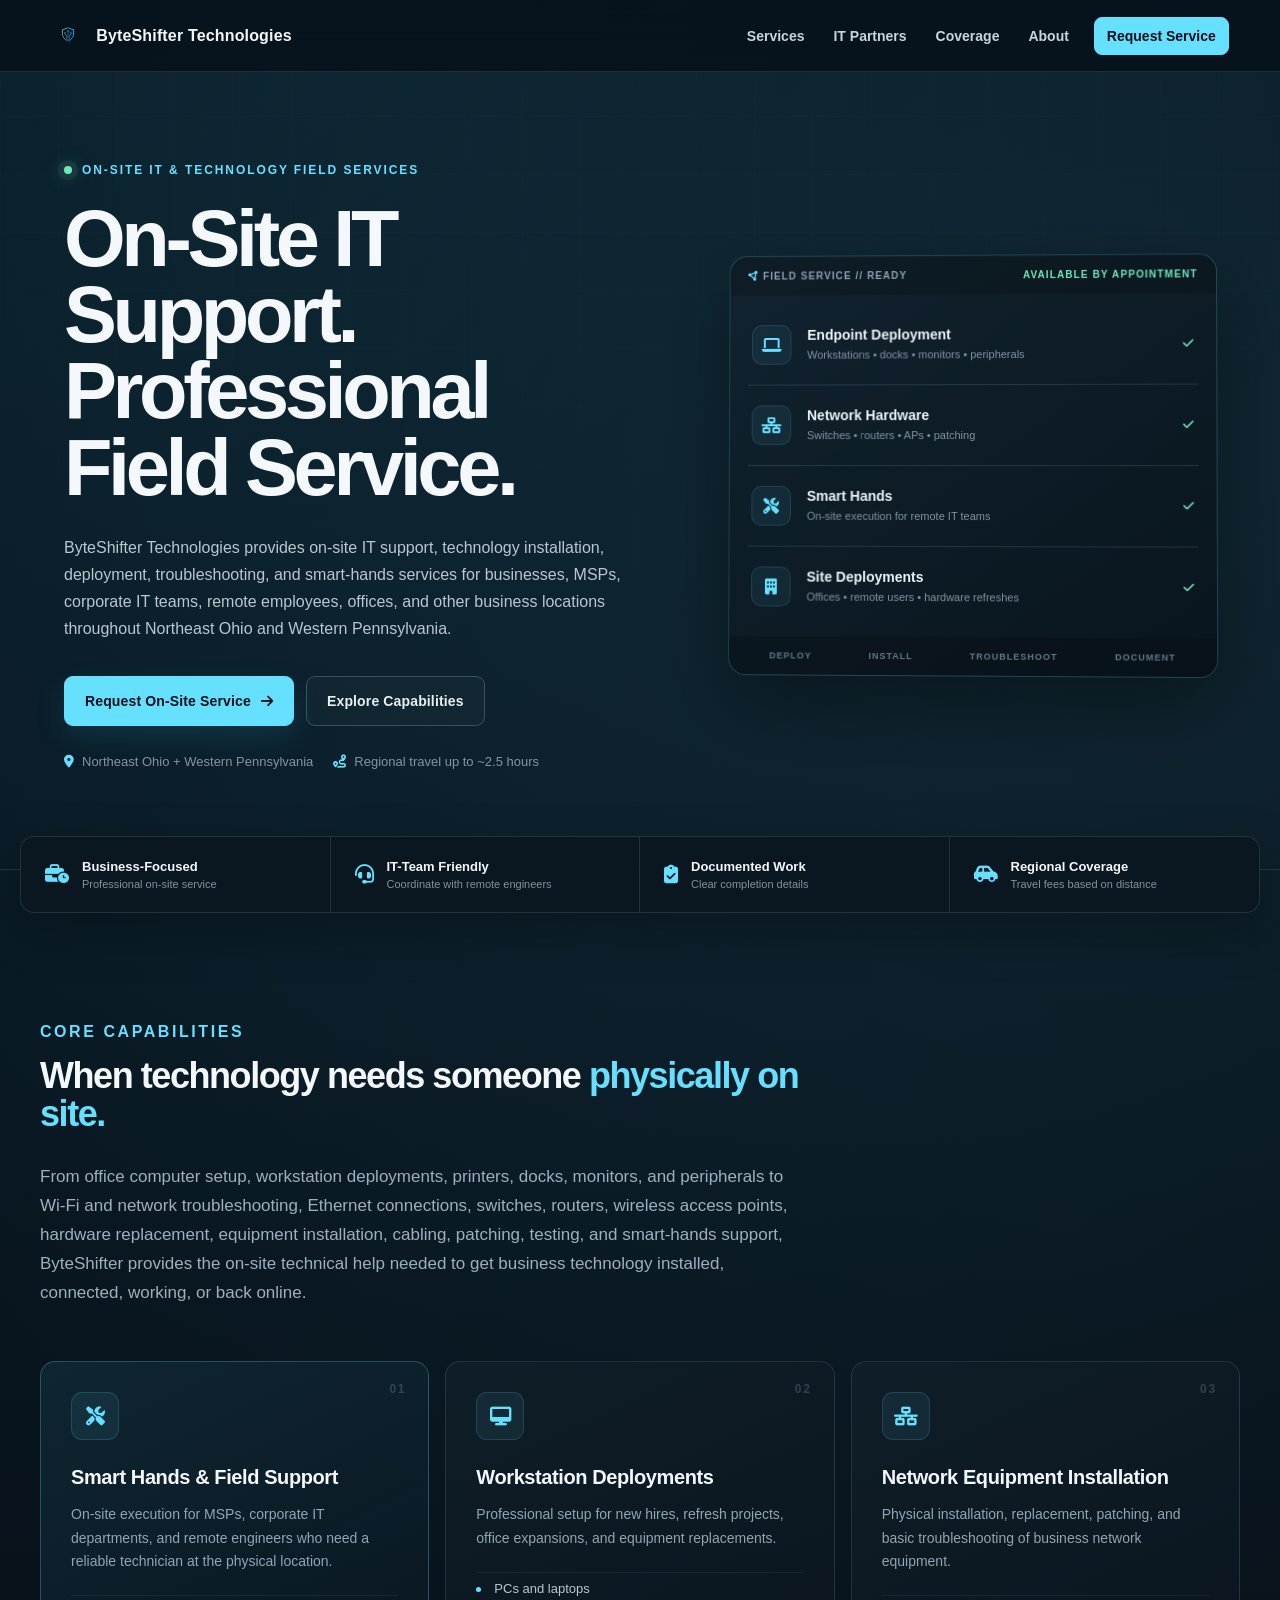
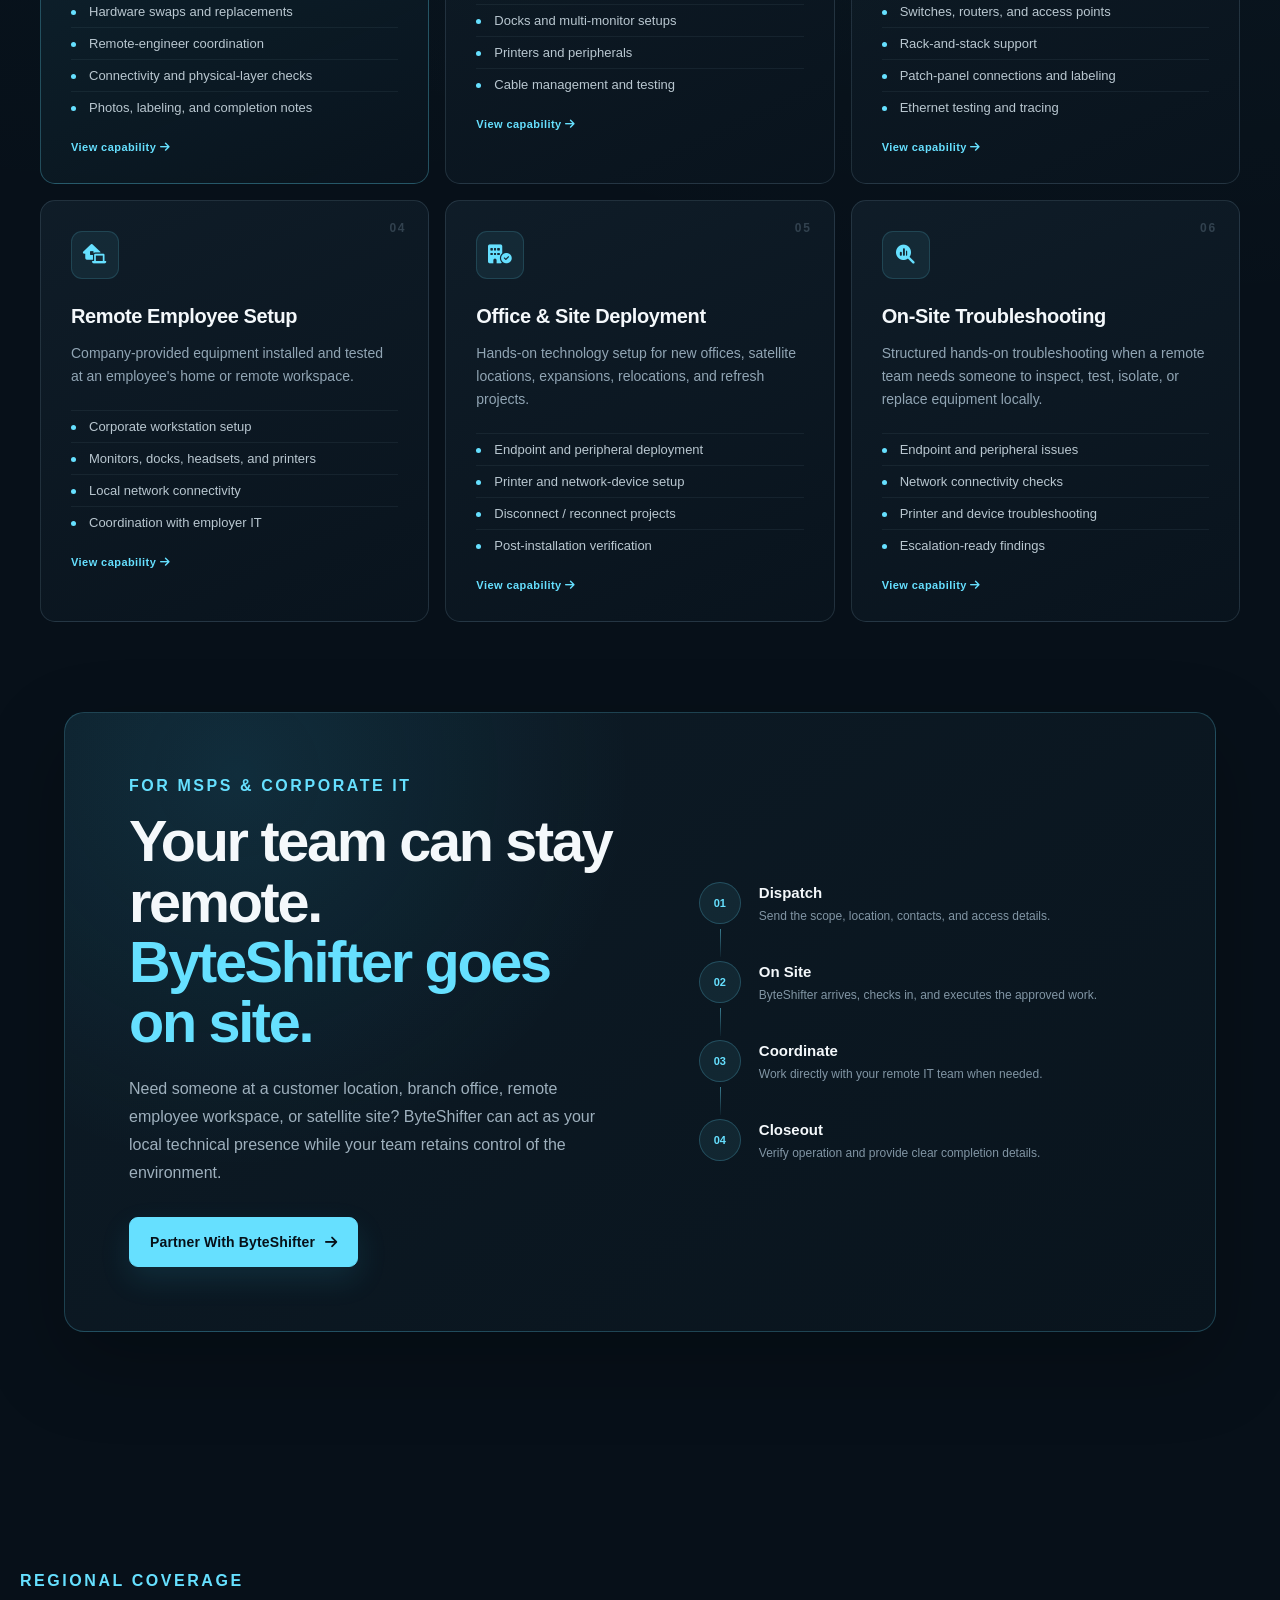
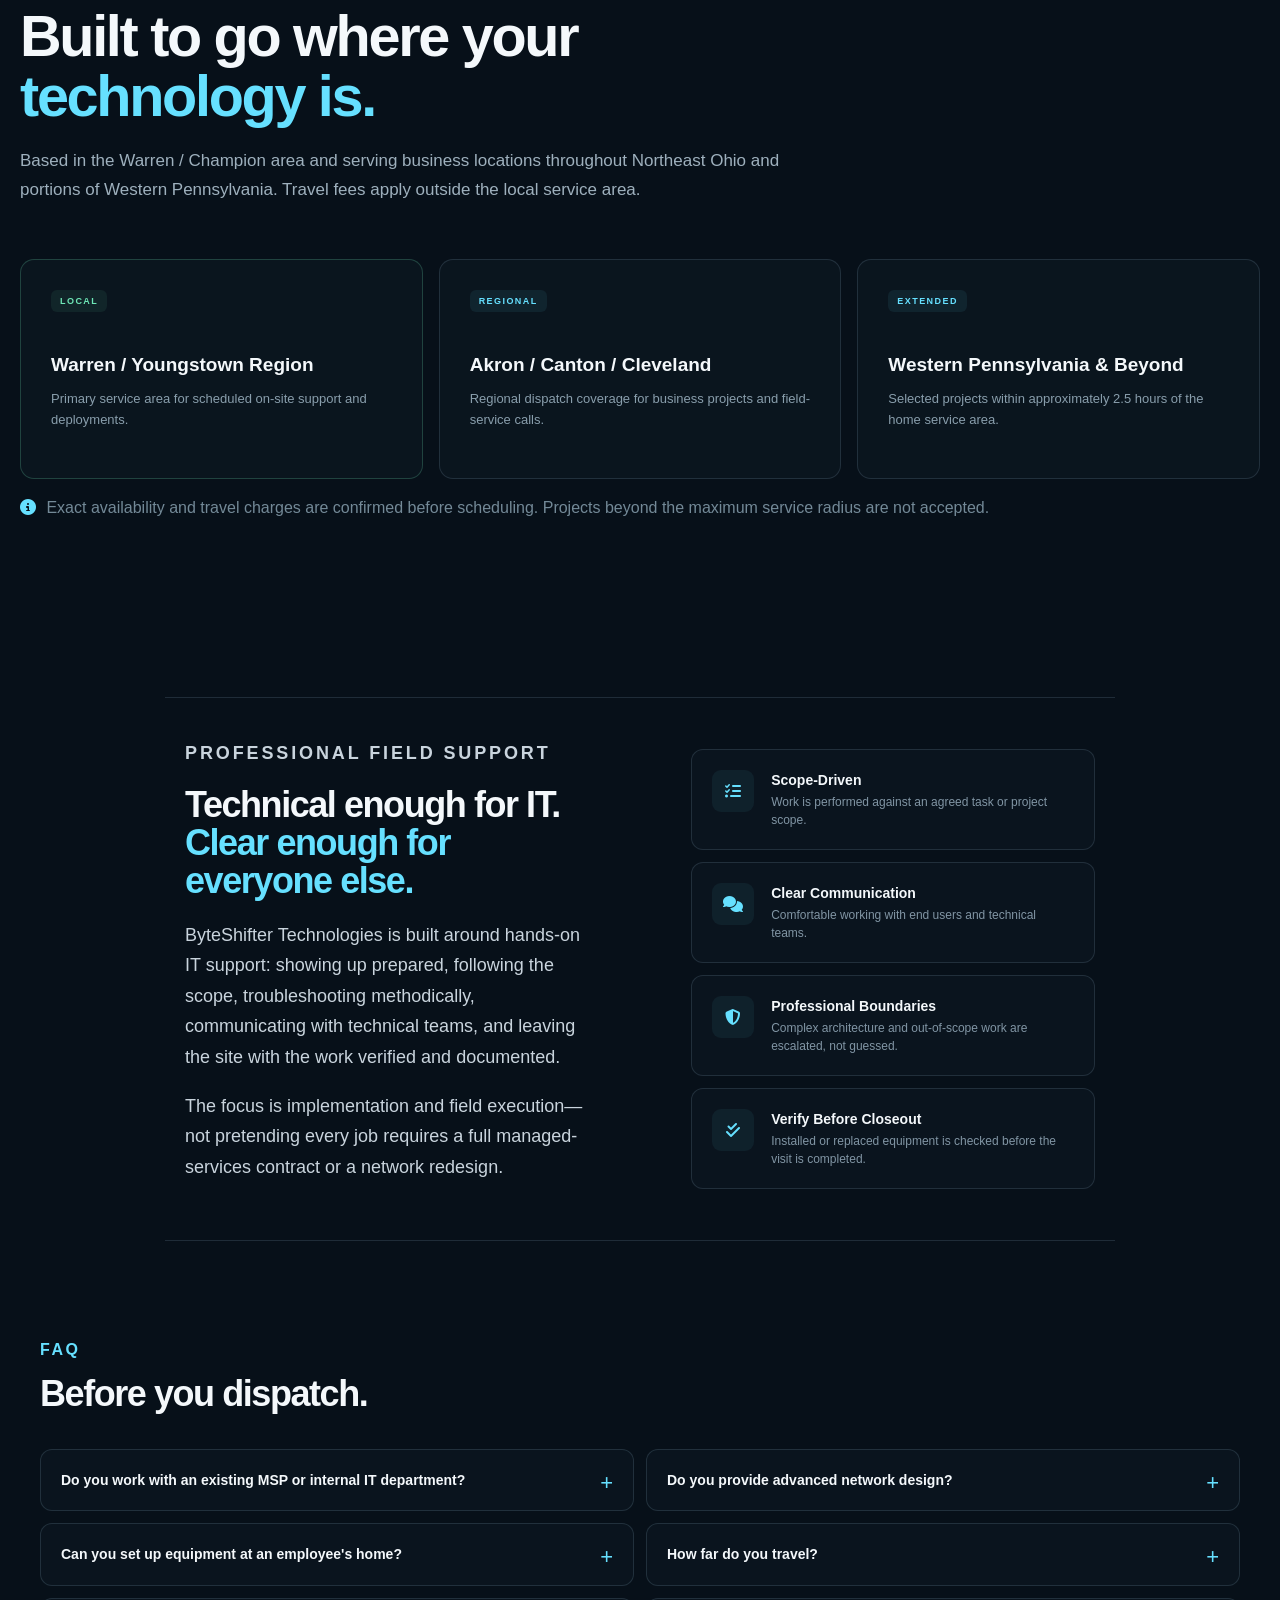
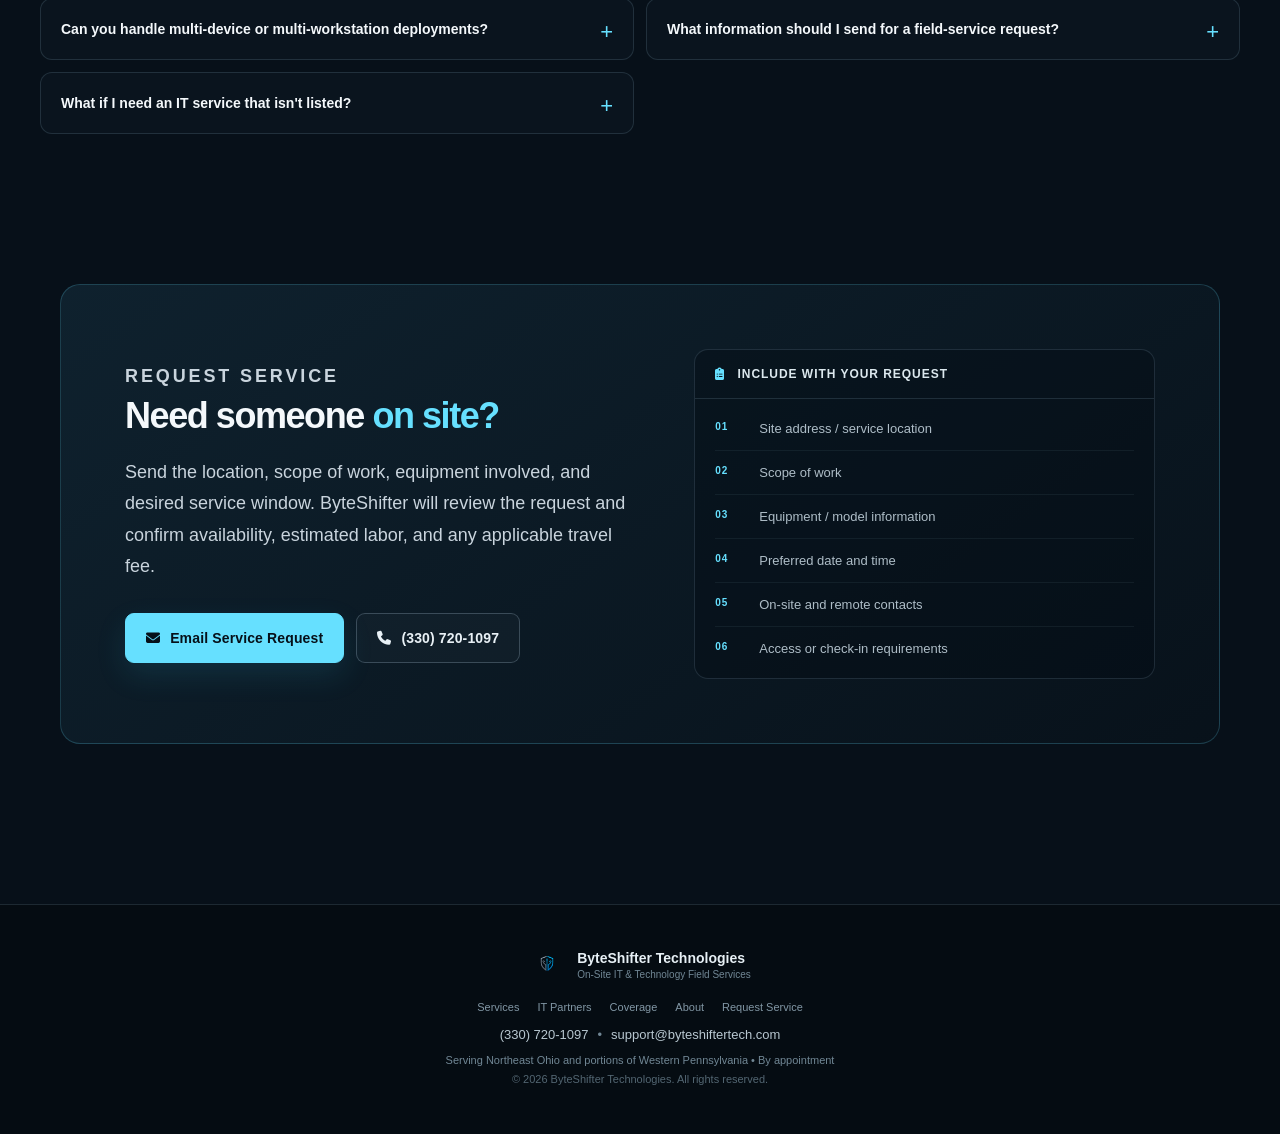
<file: index.html>
<!DOCTYPE html>
<html lang="en">

<head>
    <!-- Google tag (gtag.js) -->
    <script async src="https://www.googletagmanager.com/gtag/js?id=G-D34SG2NJJD"></script>
    <script>
        window.dataLayer = window.dataLayer || [];
        function gtag() { dataLayer.push(arguments); }
        gtag('js', new Date());
        gtag('config', 'G-D34SG2NJJD');
    </script>

    <meta charset="UTF-8">
    <meta name="viewport" content="width=device-width, initial-scale=1.0">
    <title>On-Site IT Support & Field Services | Northeast Ohio | ByteShifter Technologies</title>
    <meta name="description"
        content="On-site IT support and technology field services for businesses across Northeast Ohio and Western Pennsylvania. Computer setup, network troubleshooting, Wi-Fi, printers, hardware installation, smart hands, deployments, and more.">
    <meta name="author" content="ByteShifter Technologies">
    <meta name="robots" content="index, follow">
    <link rel="canonical" href="https://byteshiftertech.com/">

    <meta property="og:title" content="ByteShifter Technologies | On-Site IT & Technology Field Services">
    <meta property="og:description"
        content="Professional on-site IT deployment and field support for businesses, MSPs, corporate IT teams, remote employees, and satellite offices.">
    <meta property="og:type" content="website">
    <meta property="og:url" content="https://byteshiftertech.com">
    <meta property="og:image" content="https://byteshiftertech.com/images/byteshifter-icon.png">
    <meta name="twitter:card" content="summary_large_image">
    <meta name="twitter:title" content="ByteShifter Technologies | On-Site IT Field Services">
    <meta name="twitter:description"
        content="On-site technology deployment, smart hands, network hardware installation, workstation rollouts, and business IT field support.">
    <meta name="twitter:image" content="https://byteshiftertech.com/images/byteshifter-icon.png">

    <link rel="icon" type="image/png" href="images/byteshifter-icon.png">
    <link rel="preconnect" href="https://cdnjs.cloudflare.com">
    <link rel="stylesheet" href="https://cdnjs.cloudflare.com/ajax/libs/font-awesome/6.7.2/css/all.min.css">
    <link rel="stylesheet" href="styles.css">

    <script type="application/ld+json">
{
  "@context": "https://schema.org",
  "@type": "ProfessionalService",
  "name": "ByteShifter Technologies",
  "url": "https://byteshiftertech.com/",
  "logo": "https://byteshiftertech.com/images/byteshifter-icon.png",
  "telephone": "+1-330-720-1097",
  "email": "support@byteshiftertech.com",
  "description": "On-site IT support and technology field services for businesses, MSPs, corporate IT teams, remote employees, and offices across Northeast Ohio and selected Western Pennsylvania locations.",
  "areaServed": [
    {
      "@type": "AdministrativeArea",
      "name": "Trumbull County, Ohio"
    },
    {
      "@type": "AdministrativeArea",
      "name": "Mahoning County, Ohio"
    },
    {
      "@type": "AdministrativeArea",
      "name": "Northeast Ohio"
    },
    {
      "@type": "AdministrativeArea",
      "name": "Western Pennsylvania"
    }
  ],
  "hasOfferCatalog": {
    "@type": "OfferCatalog",
    "name": "On-Site IT Services",
    "itemListElement": [
      {
        "@type": "Offer",
        "itemOffered": {
          "@type": "Service",
          "name": "On-Site IT Support and Smart Hands"
        }
      },
      {
        "@type": "Offer",
        "itemOffered": {
          "@type": "Service",
          "name": "Computer and Workstation Deployment"
        }
      },
      {
        "@type": "Offer",
        "itemOffered": {
          "@type": "Service",
          "name": "Network Installation and Troubleshooting"
        }
      },
      {
        "@type": "Offer",
        "itemOffered": {
          "@type": "Service",
          "name": "Remote Employee and Home Office IT Setup"
        }
      },
      {
        "@type": "Offer",
        "itemOffered": {
          "@type": "Service",
          "name": "Office IT Setup and Technology Deployment"
        }
      },
      {
        "@type": "Offer",
        "itemOffered": {
          "@type": "Service",
          "name": "On-Site IT Troubleshooting"
        }
      }
    ]
  }
}
</script>

    <script type="text/javascript">
        (function (c, l, a, r, i, t, y) {
            c[a] = c[a] || function () { (c[a].q = c[a].q || []).push(arguments) };
            t = l.createElement(r); t.async = 1; t.src = "https://www.clarity.ms/tag/" + i;
            y = l.getElementsByTagName(r)[0]; y.parentNode.insertBefore(t, y);
        })(window, document, "clarity", "script", "xnawzfg4y6");
    </script>
</head>

<body class="field-site">

    <nav class="fs-nav" aria-label="Primary navigation">
        <a href="index.html" class="nav-brand"><img src="images/byteshifter-icon.png"
                alt="ByteShifter Technologies icon"><span>ByteShifter Technologies</span></a>
        <button class="nav-toggle" aria-label="Open navigation menu" aria-expanded="false"><i
                class="fa-solid fa-bars"></i></button>
        <div class="nav-links">
            <a href="services.html">Services</a><a href="it-partners.html">IT Partners</a><a
                href="service-area.html">Coverage</a><a href="about.html">About</a><a href="contact.html"
                class="nav-cta">Request Service</a>
        </div>
    </nav>

    <main>
        <section id="home" class="fs-hero">
            <div class="fs-grid-glow" aria-hidden="true"></div>
            <div class="fs-hero-inner">
                <div class="fs-hero-copy">
                    <div class="fs-eyebrow"><span class="status-dot"></span> On-Site IT & Technology Field Services
                    </div>
                    <h1>
                        On-Site IT Support.<br>
                        Professional Field Service.
                    </h1>
                    <p class="fs-hero-lead">
                        ByteShifter Technologies provides on-site IT support, technology installation,
                        deployment, troubleshooting, and smart-hands services for businesses, MSPs,
                        corporate IT teams, remote employees, offices, and other business locations
                        throughout Northeast Ohio and Western Pennsylvania.
                    </p>
                    <div class="fs-hero-actions">
                        <a href="contact.html" class="fs-button fs-button-primary">Request On-Site Service <i
                                class="fa-solid fa-arrow-right"></i></a>
                        <a href="services.html" class="fs-button fs-button-secondary">Explore Capabilities</a>
                    </div>
                    <div class="fs-hero-meta">
                        <span><i class="fa-solid fa-location-dot"></i> Northeast Ohio + Western Pennsylvania</span>
                        <span><i class="fa-solid fa-route"></i> Regional travel up to ~2.5 hours</span>
                    </div>
                </div>

                <div class="fs-command-card" aria-label="ByteShifter field service capabilities">
                    <div class="command-topbar">
                        <span><i class="fa-solid fa-circle-nodes"></i> FIELD SERVICE // READY</span>
                        <span class="command-live">AVAILABLE BY APPOINTMENT</span>
                    </div>
                    <div class="command-screen">
                        <div class="command-row">
                            <span class="command-icon"><i class="fa-solid fa-laptop"></i></span>
                            <div><strong>Endpoint Deployment</strong><small>Workstations • docks • monitors •
                                    peripherals</small></div>
                            <i class="fa-solid fa-check command-check"></i>
                        </div>
                        <div class="command-row">
                            <span class="command-icon"><i class="fa-solid fa-network-wired"></i></span>
                            <div><strong>Network Hardware</strong><small>Switches • routers • APs • patching</small>
                            </div>
                            <i class="fa-solid fa-check command-check"></i>
                        </div>
                        <div class="command-row">
                            <span class="command-icon"><i class="fa-solid fa-screwdriver-wrench"></i></span>
                            <div><strong>Smart Hands</strong><small>On-site execution for remote IT teams</small></div>
                            <i class="fa-solid fa-check command-check"></i>
                        </div>
                        <div class="command-row">
                            <span class="command-icon"><i class="fa-solid fa-building"></i></span>
                            <div><strong>Site Deployments</strong><small>Offices • remote users • hardware
                                    refreshes</small></div>
                            <i class="fa-solid fa-check command-check"></i>
                        </div>
                    </div>
                    <div class="command-footer">
                        <span>DEPLOY</span><span>INSTALL</span><span>TROUBLESHOOT</span><span>DOCUMENT</span>
                    </div>
                </div>
            </div>
        </section>

        <section class="fs-trustbar" aria-label="Service principles">
            <div><i class="fa-solid fa-business-time"></i><span><strong>Business-Focused</strong><small>Professional
                        on-site service</small></span></div>
            <div><i class="fa-solid fa-headset"></i><span><strong>IT-Team Friendly</strong><small>Coordinate with remote
                        engineers</small></span></div>
            <div><i class="fa-solid fa-clipboard-check"></i><span><strong>Documented Work</strong><small>Clear
                        completion details</small></span></div>
            <div><i class="fa-solid fa-car-side"></i><span><strong>Regional Coverage</strong><small>Travel fees based on
                        distance</small></span></div>
        </section>

        <section id="services" class="fs-section">
            <div class="fs-section-heading">
                <p class="fs-kicker">Core Capabilities</p>
                <h2>When technology needs someone <span>physically on site.</span></h2>
                <p>
                    From office computer setup, workstation deployments, printers, docks, monitors,
                    and peripherals to Wi-Fi and network troubleshooting, Ethernet connections,
                    switches, routers, wireless access points, hardware replacement, equipment
                    installation, cabling, patching, testing, and smart-hands support, ByteShifter
                    provides the on-site technical help needed to get business technology installed,
                    connected, working, or back online.
                </p>
            </div>

            <div class="fs-service-grid">
                <a class="fs-service-card featured service-link-card" href="smart-hands.html">
                    <div class="fs-card-number">01</div>
                    <div class="fs-service-icon"><i class="fa-solid fa-screwdriver-wrench"></i></div>
                    <h3>Smart Hands & Field Support</h3>
                    <p>On-site execution for MSPs, corporate IT departments, and remote engineers who need a reliable
                        technician at the physical location.</p>
                    <ul>
                        <li>Hardware swaps and replacements</li>
                        <li>Remote-engineer coordination</li>
                        <li>Connectivity and physical-layer checks</li>
                        <li>Photos, labeling, and completion notes</li>
                    </ul>
                    <span class="service-card-arrow">View capability <i class="fa-solid fa-arrow-right"></i></span>
                </a>

                <a class="fs-service-card service-link-card" href="workstation-deployments.html">
                    <div class="fs-card-number">02</div>
                    <div class="fs-service-icon"><i class="fa-solid fa-desktop"></i></div>
                    <h3>Workstation Deployments</h3>
                    <p>Professional setup for new hires, refresh projects, office expansions, and equipment
                        replacements.</p>
                    <ul>
                        <li>PCs and laptops</li>
                        <li>Docks and multi-monitor setups</li>
                        <li>Printers and peripherals</li>
                        <li>Cable management and testing</li>
                    </ul>

                    <span class="service-card-arrow">View capability <i class="fa-solid fa-arrow-right"></i></span>
                </a>

                <a class="fs-service-card service-link-card" href="network-field-services.html">
                    <div class="fs-card-number">03</div>
                    <div class="fs-service-icon"><i class="fa-solid fa-network-wired"></i></div>
                    <h3>Network Equipment Installation</h3>
                    <p>Physical installation, replacement, patching, and basic troubleshooting of business network
                        equipment.</p>
                    <ul>
                        <li>Switches, routers, and access points</li>
                        <li>Rack-and-stack support</li>
                        <li>Patch-panel connections and labeling</li>
                        <li>Ethernet testing and tracing</li>
                    </ul>

                    <span class="service-card-arrow">View capability <i class="fa-solid fa-arrow-right"></i></span>
                </a>

                <a class="fs-service-card service-link-card" href="remote-employee-setup.html">
                    <div class="fs-card-number">04</div>
                    <div class="fs-service-icon"><i class="fa-solid fa-house-laptop"></i></div>
                    <h3>Remote Employee Setup</h3>
                    <p>Company-provided equipment installed and tested at an employee's home or remote workspace.</p>
                    <ul>
                        <li>Corporate workstation setup</li>
                        <li>Monitors, docks, headsets, and printers</li>
                        <li>Local network connectivity</li>
                        <li>Coordination with employer IT</li>
                    </ul>

                    <span class="service-card-arrow">View capability <i class="fa-solid fa-arrow-right"></i></span>
                </a>

                <a class="fs-service-card service-link-card" href="office-site-deployment.html">
                    <div class="fs-card-number">05</div>
                    <div class="fs-service-icon"><i class="fa-solid fa-building-circle-check"></i></div>
                    <h3>Office & Site Deployment</h3>
                    <p>Hands-on technology setup for new offices, satellite locations, expansions, relocations, and
                        refresh projects.</p>
                    <ul>
                        <li>Endpoint and peripheral deployment</li>
                        <li>Printer and network-device setup</li>
                        <li>Disconnect / reconnect projects</li>
                        <li>Post-installation verification</li>
                    </ul>

                    <span class="service-card-arrow">View capability <i class="fa-solid fa-arrow-right"></i></span>
                </a>

                <a class="fs-service-card service-link-card" href="onsite-troubleshooting.html">
                    <div class="fs-card-number">06</div>
                    <div class="fs-service-icon"><i class="fa-solid fa-magnifying-glass-chart"></i></div>
                    <h3>On-Site Troubleshooting</h3>
                    <p>Structured hands-on troubleshooting when a remote team needs someone to inspect, test, isolate,
                        or replace equipment locally.</p>
                    <ul>
                        <li>Endpoint and peripheral issues</li>
                        <li>Network connectivity checks</li>
                        <li>Printer and device troubleshooting</li>
                        <li>Escalation-ready findings</li>
                    </ul>

                    <span class="service-card-arrow">View capability <i class="fa-solid fa-arrow-right"></i></span>
                </a>
            </div>
        </section>

        <section id="partners" class="fs-section fs-partner-section">
            <div class="fs-partner-panel">
                <div class="fs-partner-copy">
                    <p class="fs-kicker">For MSPs & Corporate IT</p>
                    <h2>Your team can stay remote.<br><span>ByteShifter goes on site.</span></h2>
                    <p>Need someone at a customer location, branch office, remote employee workspace, or satellite site?
                        ByteShifter can act as your local technical presence while your team retains control of the
                        environment.</p>
                    <div class="fs-partner-actions">
                        <a href="it-partners.html" class="fs-button fs-button-primary">Partner With ByteShifter <i
                                class="fa-solid fa-arrow-right"></i></a>
                    </div>
                </div>
                <div class="fs-workflow">
                    <div class="workflow-step"><span>01</span>
                        <div><strong>Dispatch</strong><small>Send the scope, location, contacts, and access
                                details.</small></div>
                    </div>
                    <div class="workflow-line"></div>
                    <div class="workflow-step"><span>02</span>
                        <div><strong>On Site</strong><small>ByteShifter arrives, checks in, and executes the approved
                                work.</small></div>
                    </div>
                    <div class="workflow-line"></div>
                    <div class="workflow-step"><span>03</span>
                        <div><strong>Coordinate</strong><small>Work directly with your remote IT team when
                                needed.</small></div>
                    </div>
                    <div class="workflow-line"></div>
                    <div class="workflow-step"><span>04</span>
                        <div><strong>Closeout</strong><small>Verify operation and provide clear completion
                                details.</small></div>
                    </div>
                </div>
            </div>
        </section>

        <section id="coverage" class="fs-section">
            <div class="fs-section-heading">
                <p class="fs-kicker">Regional Coverage</p>
                <h2>Built to go where your <span>technology is.</span></h2>
                <p>Based in the Warren / Champion area and serving business locations throughout Northeast Ohio and
                    portions of Western Pennsylvania. Travel fees apply outside the local service area.</p>
            </div>
            <div class="fs-coverage-grid">
                <div class="coverage-zone local"><span class="zone-code">LOCAL</span>
                    <h3>Warren / Youngstown Region</h3>
                    <p>Primary service area for scheduled on-site support and deployments.</p>
                </div>
                <div class="coverage-zone regional"><span class="zone-code">REGIONAL</span>
                    <h3>Akron / Canton / Cleveland</h3>
                    <p>Regional dispatch coverage for business projects and field-service calls.</p>
                </div>
                <div class="coverage-zone extended"><span class="zone-code">EXTENDED</span>
                    <h3>Western Pennsylvania & Beyond</h3>
                    <p>Selected projects within approximately 2.5 hours of the home service area.</p>
                </div>
            </div>
            <p class="fs-coverage-note"><i class="fa-solid fa-circle-info"></i> Exact availability and travel charges
                are confirmed before scheduling. Projects beyond the maximum service radius are not accepted.</p>
        </section>

        <section id="about" class="fs-section fs-about-section">
            <div class="fs-about-grid">
                <div class="fs-about-copy">
                    <p class="fs-kicker">Professional Field Support</p>
                    <h2>Technical enough for IT.<br><span>Clear enough for everyone else.</span></h2>
                    <p>ByteShifter Technologies is built around hands-on IT support: showing up prepared, following the
                        scope, troubleshooting methodically, communicating with technical teams, and leaving the site
                        with the work verified and documented.</p>
                    <p>The focus is implementation and field execution—not pretending every job requires a full
                        managed-services contract or a network redesign.</p>
                </div>
                <div class="fs-principles">
                    <div><i class="fa-solid fa-list-check"></i><span><strong>Scope-Driven</strong><small>Work is
                                performed against an agreed task or project scope.</small></span></div>
                    <div><i class="fa-solid fa-comments"></i><span><strong>Clear
                                Communication</strong><small>Comfortable working with end users and technical
                                teams.</small></span></div>
                    <div><i class="fa-solid fa-shield-halved"></i><span><strong>Professional
                                Boundaries</strong><small>Complex architecture and out-of-scope work are escalated, not
                                guessed.</small></span></div>
                    <div><i class="fa-solid fa-check-double"></i><span><strong>Verify Before
                                Closeout</strong><small>Installed or replaced equipment is checked before the visit is
                                completed.</small></span></div>
                </div>
            </div>
        </section>

        <section id="faq" class="fs-section">
            <div class="fs-section-heading compact">
                <p class="fs-kicker">FAQ</p>
                <h2>Before you dispatch.</h2>
            </div>
            <div class="fs-faq-grid">
                <details>
                    <summary>Do you work with an existing MSP or internal IT department?</summary>
                    <p>Yes. That is a core part of the service model. ByteShifter can perform approved on-site work
                        while coordinating with your remote technical team.</p>
                </details>
                <details>
                    <summary>Do you provide advanced network design?</summary>
                    <p>The current focus is installation, deployment, replacement, physical-layer troubleshooting, and
                        smart-hands support. Advanced network architecture can remain with your network engineer or MSP.
                    </p>
                </details>
                <details>
                    <summary>Can you set up equipment at an employee's home?</summary>
                    <p>Yes. Company-provided computers, docks, monitors, printers, peripherals, and local connectivity
                        can be installed and tested at remote employee workspaces.</p>
                </details>
                <details>
                    <summary>How far do you travel?</summary>
                    <p>Selected projects are accepted within approximately 2.5 hours of the Warren / Champion area.
                        Travel charges depend on distance and are confirmed before scheduling.</p>
                </details>
                <details>
                    <summary>Can you handle multi-device or multi-workstation deployments?</summary>
                    <p>Yes. Small office deployments, workstation refreshes, peripheral rollouts, and similar projects
                        can be quoted based on the number of devices, site requirements, and expected time on site.</p>
                </details>
                <details>
                    <summary>What information should I send for a field-service request?</summary>
                    <p>Include the site location, preferred date/time, scope of work, equipment involved, on-site
                        contact, remote technical contact if applicable, and any access or check-in requirements.</p>
                </details>
                <details>
                    <summary>What if I need an IT service that isn't listed?</summary>
                    <p>
                        Contact ByteShifter Technologies and describe what you need. Services are not
                        limited to the examples listed on the website. If the request involves
                        computers, networks, Wi-Fi, printers, peripherals, business technology,
                        hardware installation, troubleshooting, equipment replacement, or other
                        on-site technical work within our capabilities, we can review the project
                        and determine whether ByteShifter is a good fit.
                    </p>
                </details>
            </div>
        </section>

        <section id="contact" class="fs-section fs-contact-section">
            <div class="fs-contact-panel">
                <div class="fs-contact-copy">
                    <p class="fs-kicker">Request Service</p>
                    <h2>Need someone <span>on site?</span></h2>
                    <p>Send the location, scope of work, equipment involved, and desired service window. ByteShifter
                        will review the request and confirm availability, estimated labor, and any applicable travel
                        fee.</p>
                    <div class="fs-contact-buttons">
                        <a href="contact.html" class="fs-button fs-button-primary"><i class="fa-solid fa-envelope"></i>
                            Email Service Request</a>
                        <a href="tel:+13307201097" class="fs-button fs-button-secondary"><i
                                class="fa-solid fa-phone"></i> (330) 720-1097</a>
                    </div>
                </div>
                <div class="fs-request-card">
                    <div class="request-card-head"><i class="fa-solid fa-clipboard-list"></i> Include With Your Request
                    </div>
                    <ul>
                        <li><span>01</span> Site address / service location</li>
                        <li><span>02</span> Scope of work</li>
                        <li><span>03</span> Equipment / model information</li>
                        <li><span>04</span> Preferred date and time</li>
                        <li><span>05</span> On-site and remote contacts</li>
                        <li><span>06</span> Access or check-in requirements</li>
                    </ul>
                </div>
            </div>
        </section>
    </main>

    <footer class="fs-footer">
        <div class="fs-footer-brand"><img src="images/byteshifter-icon.png" alt="ByteShifter Technologies icon">
            <div><strong>ByteShifter Technologies</strong><small>On-Site IT & Technology Field Services</small></div>
        </div>
        <div class="fs-footer-links"><a href="services.html">Services</a><a href="it-partners.html">IT Partners</a><a
                href="service-area.html">Coverage</a><a href="about.html">About</a><a href="contact.html">Request
                Service</a></div>
        <div class="fs-footer-contact"><a href="tel:+13307201097">(330) 720-1097</a><span>•</span><a
                href="mailto:support@byteshiftertech.com">support@byteshiftertech.com</a></div>
        <p>Serving Northeast Ohio and portions of Western Pennsylvania • By appointment</p>
        <p class="fs-copyright">© 2026 ByteShifter Technologies. All rights reserved.</p>
    </footer>

    <script src="site.js"></script>
</body>

</html>
</file>
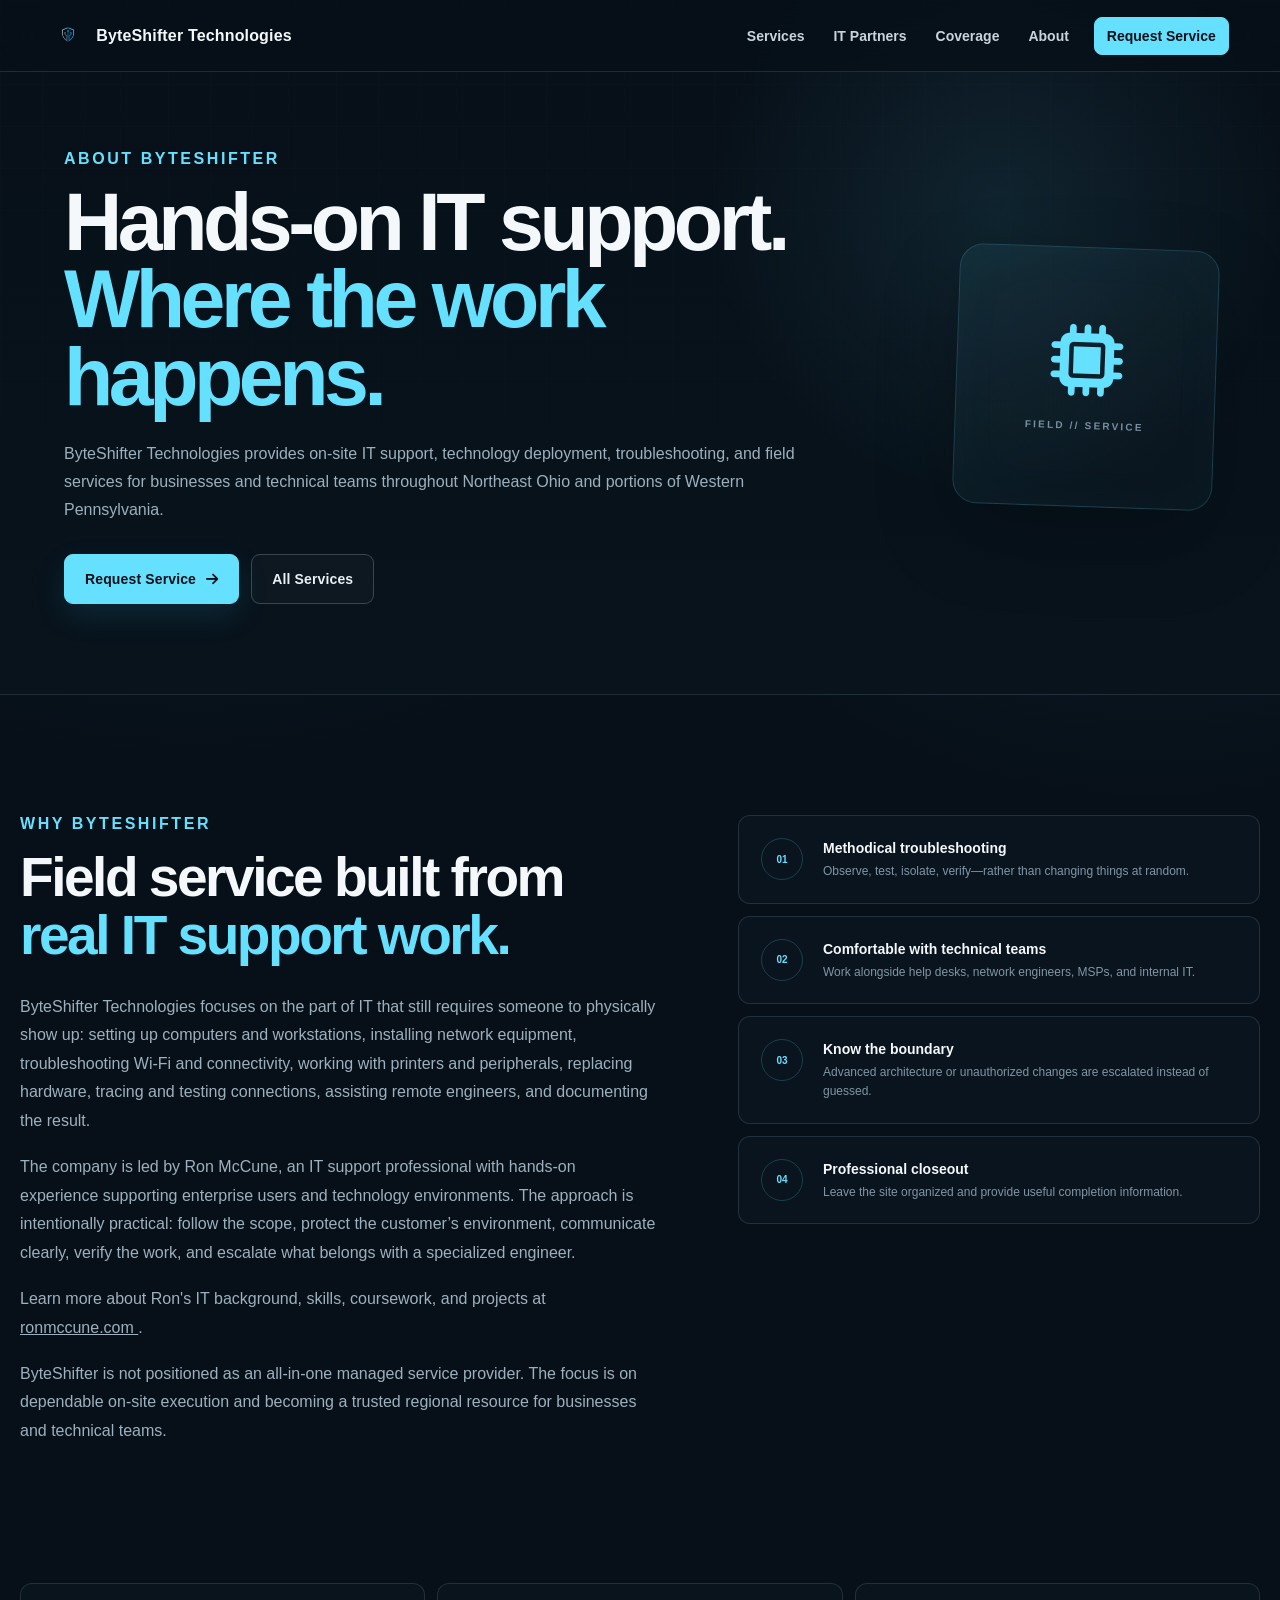
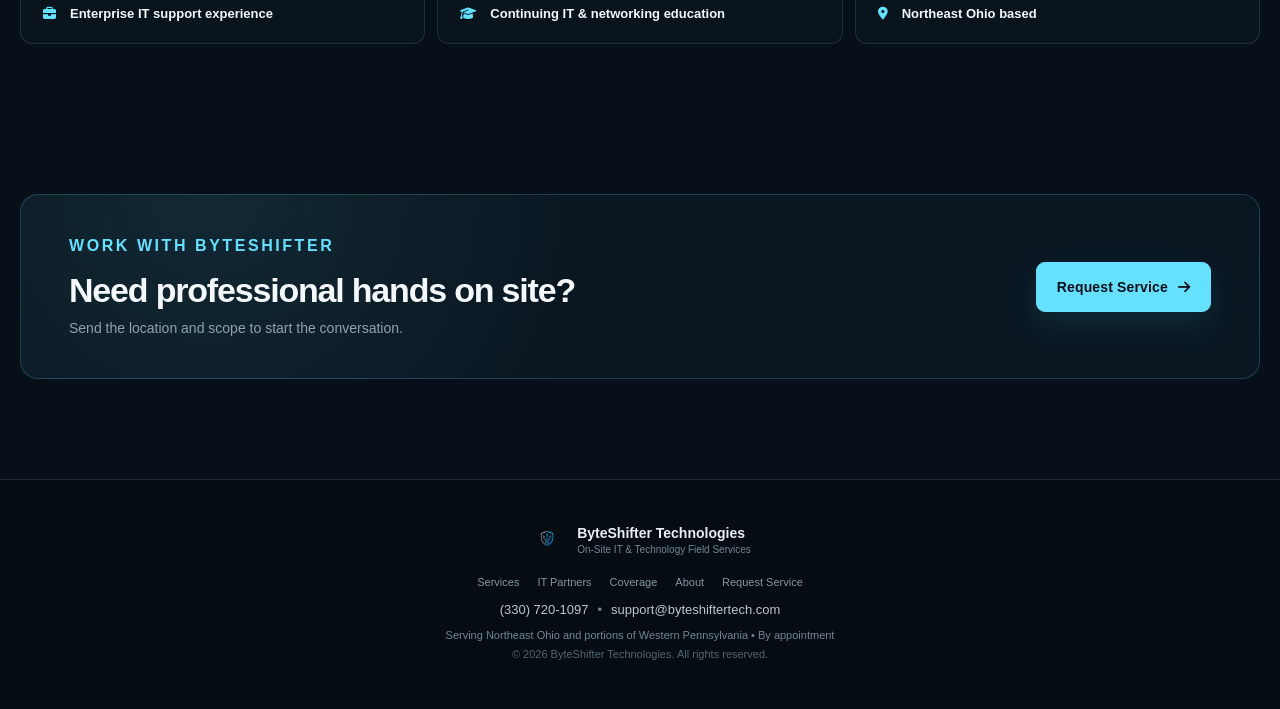
<file: about.html>
<!DOCTYPE html>
<html lang="en">

<head>
  <!-- Google tag (gtag.js) -->
  <script async src="https://www.googletagmanager.com/gtag/js?id=G-D34SG2NJJD"></script>
  <script>window.dataLayer = window.dataLayer || []; function gtag() { dataLayer.push(arguments) } gtag('js', new Date()); gtag('config', 'G-D34SG2NJJD');</script>
  <meta charset="UTF-8">
  <meta name="viewport" content="width=device-width,initial-scale=1.0">
  <title>About ByteShifter Technologies | Northeast Ohio IT Field Services</title>
  <meta name="description"
    content="ByteShifter Technologies provides on-site IT support and field services for businesses, MSPs, and corporate IT teams across Northeast Ohio and Western Pennsylvania.">
  <meta name="author" content="ByteShifter Technologies">
  <meta name="robots" content="index, follow">
  <link rel="canonical" href="https://byteshiftertech.com/about.html">
  <meta property="og:title" content="About ByteShifter Technologies | Northeast Ohio IT Field Services">
  <meta property="og:description"
    content="Learn about ByteShifter Technologies and its hands-on approach to IT support, technology deployments, troubleshooting, and field services.">
  <meta property="og:type" content="website">
  <meta property="og:url" content="https://byteshiftertech.com/about.html">
  <meta property="og:image" content="https://byteshiftertech.com/images/byteshifter-icon.png">
  <meta name="twitter:card" content="summary_large_image">
  <meta name="twitter:title" content="About ByteShifter Technologies | Northeast Ohio IT Field Services">
  <meta name="twitter:description"
    content="Learn about ByteShifter Technologies and its hands-on approach to IT support, technology deployments, troubleshooting, and field services.">
  <meta name="twitter:image" content="https://byteshiftertech.com/images/byteshifter-icon.png">
  <link rel="icon" type="image/png" href="images/byteshifter-icon.png">
  <link rel="preconnect" href="https://cdnjs.cloudflare.com">
  <link rel="stylesheet" href="https://cdnjs.cloudflare.com/ajax/libs/font-awesome/6.7.2/css/all.min.css">
  <link rel="stylesheet" href="styles.css">
  <script>(function (c, l, a, r, i, t, y) { c[a] = c[a] || function () { (c[a].q = c[a].q || []).push(arguments) }; t = l.createElement(r); t.async = 1; t.src = "https://www.clarity.ms/tag/" + i; y = l.getElementsByTagName(r)[0]; y.parentNode.insertBefore(t, y) })(window, document, "clarity", "script", "xnawzfg4y6");</script>
</head>

<body class="field-site field-page">
  <nav class="fs-nav" aria-label="Primary navigation">
    <a href="index.html" class="nav-brand"><img src="images/byteshifter-icon.png"
        alt="ByteShifter Technologies icon"><span>ByteShifter Technologies</span></a>
    <button class="nav-toggle" aria-label="Open navigation menu" aria-expanded="false"><i
        class="fa-solid fa-bars"></i></button>
    <div class="nav-links">
      <a href="services.html">Services</a><a href="it-partners.html">IT Partners</a><a
        href="service-area.html">Coverage</a><a href="about.html">About</a><a href="contact.html"
        class="nav-cta">Request Service</a>
    </div>
  </nav>
  <main>
    <section class="page-hero">
      <div class="page-hero-grid" aria-hidden="true"></div>
      <div class="page-hero-inner">
        <div>
          <p class="fs-kicker">About ByteShifter</p>
          <h1>Hands-on IT support.<br><span>Where the work happens.</span></h1>
          <p class="page-lead">ByteShifter Technologies provides on-site IT support, technology deployment,
            troubleshooting, and field services for businesses and technical teams throughout Northeast Ohio
            and portions of Western Pennsylvania.</p>
          <div class="page-actions"><a class="fs-button fs-button-primary" href="contact.html">Request Service <i
                class="fa-solid fa-arrow-right"></i></a><a class="fs-button fs-button-secondary"
              href="services.html">All Services</a></div>
        </div>
        <div class="page-hero-mark"><i class="fa-solid fa-microchip"></i><span>FIELD // SERVICE</span></div>
      </div>
    </section>
    <section class="fs-section about-page-grid">
      <div>
        <p class="fs-kicker">Why ByteShifter</p>
        <h2>Field service built from <span>real IT support work.</span></h2>
        <p class="section-copy">ByteShifter Technologies focuses on the part of IT that still requires someone to
          physically show up: setting up computers and workstations, installing network equipment, troubleshooting
          Wi-Fi and connectivity, working with printers and peripherals, replacing hardware, tracing and testing
          connections, assisting remote engineers, and documenting the result.</p>
        <p class="section-copy">The company is led by Ron McCune, an IT support professional with hands-on experience
          supporting enterprise users and technology environments. The approach is intentionally practical: follow the
          scope, protect the customer’s environment, communicate clearly, verify the work, and escalate what belongs
          with a specialized engineer.</p>
        <p class="section-copy">
          Learn more about Ron's IT background, skills, coursework, and projects at
          <a href="https://ronmccune.com" target="_blank" rel="noopener noreferrer">
            ronmccune.com
          </a>.
        </p>
        <p class="section-copy">ByteShifter is not positioned as an all-in-one managed service provider. The focus is on
          dependable on-site execution and becoming a trusted regional resource for businesses and technical teams.</p>
      </div>
      <div class="principle-stack">
        <div><span>01</span>
          <div><strong>Methodical troubleshooting</strong>
            <p>Observe, test, isolate, verify—rather than changing things at random.</p>
          </div>
        </div>
        <div><span>02</span>
          <div><strong>Comfortable with technical teams</strong>
            <p>Work alongside help desks, network engineers, MSPs, and internal IT.</p>
          </div>
        </div>
        <div><span>03</span>
          <div><strong>Know the boundary</strong>
            <p>Advanced architecture or unauthorized changes are escalated instead of guessed.</p>
          </div>
        </div>
        <div><span>04</span>
          <div><strong>Professional closeout</strong>
            <p>Leave the site organized and provide useful completion information.</p>
          </div>
        </div>
      </div>
    </section>
    <section class="fs-section credibility-strip">
      <div><i class="fa-solid fa-briefcase"></i><strong>Enterprise IT support experience</strong></div>
      <div><i class="fa-solid fa-graduation-cap"></i><strong>Continuing IT & networking education</strong></div>
      <div><i class="fa-solid fa-location-dot"></i><strong>Northeast Ohio based</strong></div>
    </section>
    <section class="page-cta">
      <div>
        <p class="fs-kicker">Work With ByteShifter</p>
        <h2>Need professional hands on site?</h2>
        <p>Send the location and scope to start the conversation.</p>
      </div><a class="fs-button fs-button-primary" href="contact.html">Request Service <i
          class="fa-solid fa-arrow-right"></i></a>
    </section>
  </main>
  <footer class="fs-footer">
    <div class="fs-footer-brand"><img src="images/byteshifter-icon.png" alt="ByteShifter Technologies icon">
      <div><strong>ByteShifter Technologies</strong><small>On-Site IT & Technology Field Services</small></div>
    </div>
    <div class="fs-footer-links"><a href="services.html">Services</a><a href="it-partners.html">IT Partners</a><a
        href="service-area.html">Coverage</a><a href="about.html">About</a><a href="contact.html">Request Service</a>
    </div>
    <div class="fs-footer-contact"><a href="tel:+13307201097">(330) 720-1097</a><span>•</span><a
        href="mailto:support@byteshiftertech.com">support@byteshiftertech.com</a></div>
    <p>Serving Northeast Ohio and portions of Western Pennsylvania • By appointment</p>
    <p class="fs-copyright">© 2026 ByteShifter Technologies. All rights reserved.</p>
  </footer>
  <script src="site.js"></script>
</body>

</html>
</file>
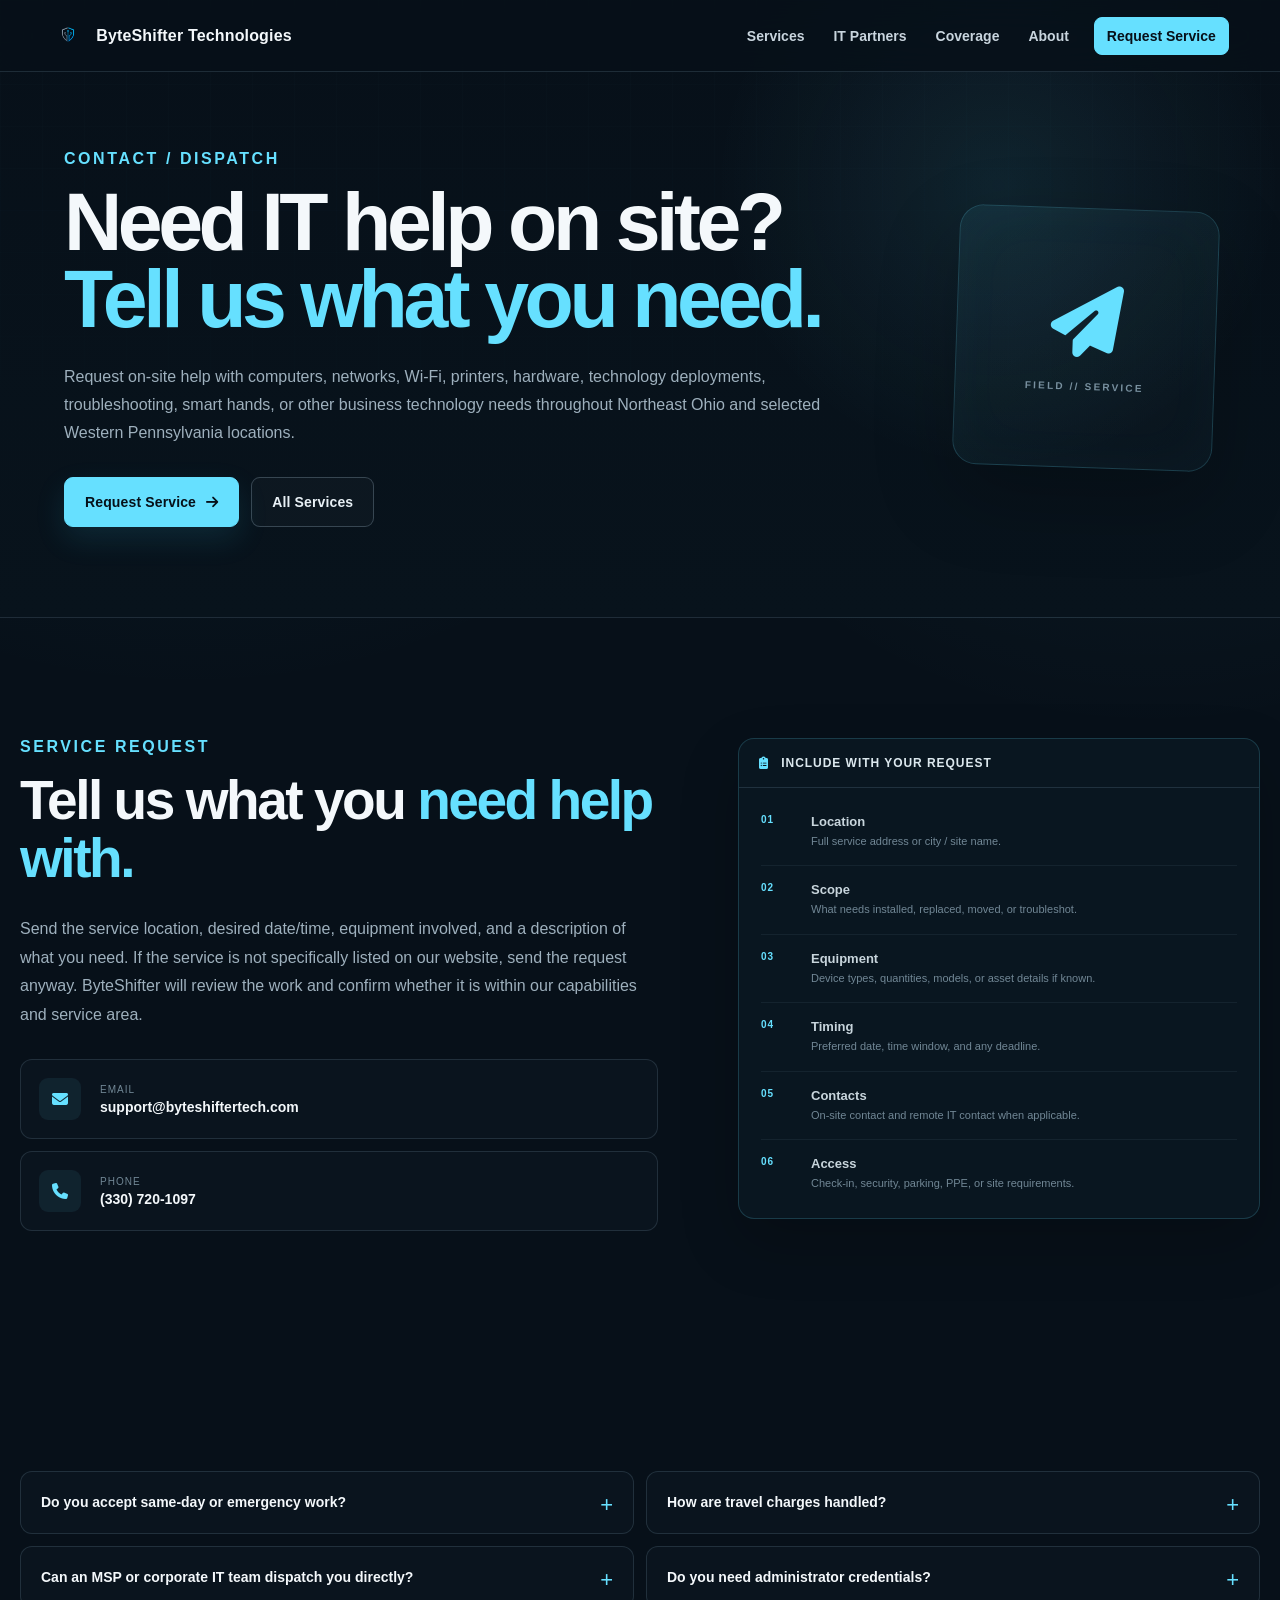
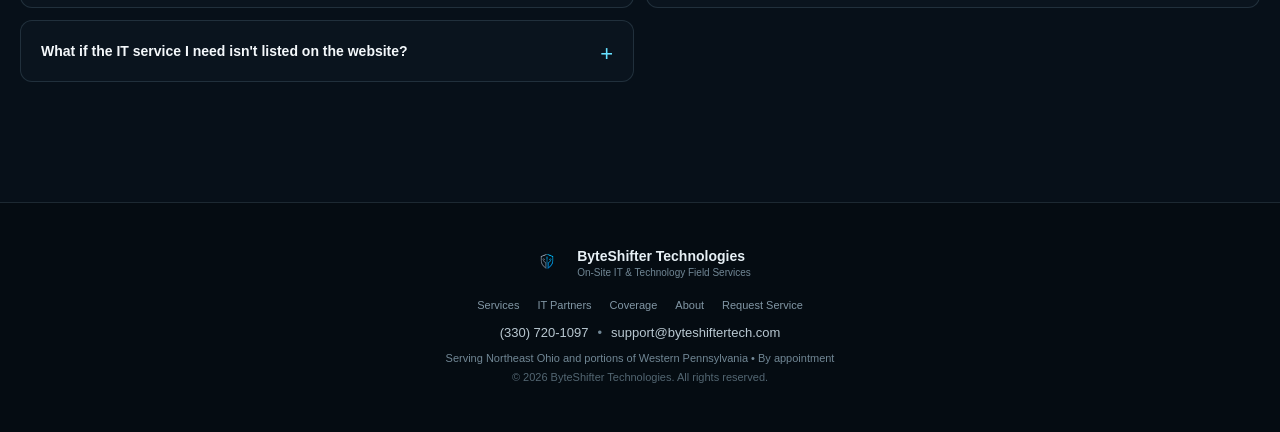
<file: contact.html>
<!DOCTYPE html>
<html lang="en">

<head>
  <!-- Google tag (gtag.js) -->
  <script async src="https://www.googletagmanager.com/gtag/js?id=G-D34SG2NJJD"></script>
  <script>window.dataLayer = window.dataLayer || []; function gtag() { dataLayer.push(arguments) } gtag('js', new Date()); gtag('config', 'G-D34SG2NJJD');</script>
  <meta charset="UTF-8">
  <meta name="viewport" content="width=device-width,initial-scale=1.0">
  <title>Request On-Site IT Support | Northeast Ohio | ByteShifter Technologies</title>
  <meta name="description"
    content="Request on-site IT support in Northeast Ohio and Western Pennsylvania for computers, networks, Wi-Fi, printers, hardware, deployments, troubleshooting, smart hands, and other technology needs.">
  <meta name="author" content="ByteShifter Technologies">
  <meta name="robots" content="index, follow">
  <link rel="canonical" href="https://byteshiftertech.com/contact.html">
  <meta property="og:title" content="Request On-Site IT Support | ByteShifter Technologies">
  <meta property="og:description"
    content="Request on-site IT support for computers, networks, Wi-Fi, printers, hardware, deployments, troubleshooting, smart hands, and other business technology needs.">
  <meta property="og:type" content="website">
  <meta property="og:url" content="https://byteshiftertech.com/contact.html">
  <meta property="og:image" content="https://byteshiftertech.com/images/byteshifter-icon.png">
  <meta name="twitter:card" content="summary_large_image">
  <meta name="twitter:title" content="Request On-Site IT Support | ByteShifter Technologies">
  <meta name="twitter:description"
    content="Request on-site IT support for computers, networks, Wi-Fi, printers, hardware, deployments, troubleshooting, smart hands, and other business technology needs.">
  <meta name="twitter:image" content="https://byteshiftertech.com/images/byteshifter-icon.png">
  <link rel="icon" type="image/png" href="images/byteshifter-icon.png">
  <link rel="preconnect" href="https://cdnjs.cloudflare.com">
  <link rel="stylesheet" href="https://cdnjs.cloudflare.com/ajax/libs/font-awesome/6.7.2/css/all.min.css">
  <link rel="stylesheet" href="styles.css">
  <script>(function (c, l, a, r, i, t, y) { c[a] = c[a] || function () { (c[a].q = c[a].q || []).push(arguments) }; t = l.createElement(r); t.async = 1; t.src = "https://www.clarity.ms/tag/" + i; y = l.getElementsByTagName(r)[0]; y.parentNode.insertBefore(t, y) })(window, document, "clarity", "script", "xnawzfg4y6");</script>
</head>

<body class="field-site field-page">
  <nav class="fs-nav" aria-label="Primary navigation">
    <a href="index.html" class="nav-brand"><img src="images/byteshifter-icon.png"
        alt="ByteShifter Technologies icon"><span>ByteShifter Technologies</span></a>
    <button class="nav-toggle" aria-label="Open navigation menu" aria-expanded="false"><i
        class="fa-solid fa-bars"></i></button>
    <div class="nav-links">
      <a href="services.html">Services</a><a href="it-partners.html">IT Partners</a><a
        href="service-area.html">Coverage</a><a href="about.html">About</a><a href="contact.html"
        class="nav-cta">Request Service</a>
    </div>
  </nav>
  <main>
    <section class="page-hero">
      <div class="page-hero-grid" aria-hidden="true"></div>
      <div class="page-hero-inner">
        <div>
          <p class="fs-kicker">Contact / Dispatch</p>
          <h1>Need IT help on site?<br><span>Tell us what you need.</span></h1>
          <p class="page-lead">Request on-site help with computers, networks, Wi-Fi, printers, hardware,
            technology deployments, troubleshooting, smart hands, or other business technology needs throughout
            Northeast Ohio and selected Western Pennsylvania locations.</p>
          <div class="page-actions"><a class="fs-button fs-button-primary" href="contact.html">Request Service <i
                class="fa-solid fa-arrow-right"></i></a><a class="fs-button fs-button-secondary"
              href="services.html">All Services</a></div>
        </div>
        <div class="page-hero-mark"><i class="fa-solid fa-paper-plane"></i><span>FIELD // SERVICE</span></div>
      </div>
    </section>
    <section class="fs-section contact-page-grid">
      <div>
        <p class="fs-kicker">Service Request</p>
        <h2>Tell us what you <span>need help with.</span></h2>
        <p class="section-copy">Send the service location, desired date/time, equipment involved, and a description
          of what you need. If the service is not specifically listed on our website, send the request anyway.
          ByteShifter will review the work and confirm whether it is within our capabilities and service area.</p>
        <div class="contact-methods"><a
            href="mailto:support@byteshiftertech.com?subject=On-Site IT Service Request&body=Company / Name:%0D%0APhone:%0D%0AService location:%0D%0ADesired date/time:%0D%0AScope of work:%0D%0AEquipment involved:%0D%0AOn-site contact:%0D%0ARemote IT contact (if applicable):%0D%0AAdditional details:%0D%0A"><i
              class="fa-solid fa-envelope"></i>
            <div><span>Email</span><strong>support@byteshiftertech.com</strong></div>
          </a><a href="tel:+13307201097"><i class="fa-solid fa-phone"></i>
            <div><span>Phone</span><strong>(330) 720-1097</strong></div>
          </a></div>
      </div>
      <div class="request-detail-card">
        <div class="request-card-head"><i class="fa-solid fa-clipboard-list"></i> INCLUDE WITH YOUR REQUEST</div>
        <ol>
          <li><span>01</span>
            <div><strong>Location</strong><small>Full service address or city / site name.</small></div>
          </li>
          <li><span>02</span>
            <div><strong>Scope</strong><small>What needs installed, replaced, moved, or troubleshot.</small></div>
          </li>
          <li><span>03</span>
            <div><strong>Equipment</strong><small>Device types, quantities, models, or asset details if known.</small>
            </div>
          </li>
          <li><span>04</span>
            <div><strong>Timing</strong><small>Preferred date, time window, and any deadline.</small></div>
          </li>
          <li><span>05</span>
            <div><strong>Contacts</strong><small>On-site contact and remote IT contact when applicable.</small></div>
          </li>
          <li><span>06</span>
            <div><strong>Access</strong><small>Check-in, security, parking, PPE, or site requirements.</small></div>
          </li>
        </ol>
      </div>
    </section>
    <section class="fs-section">
      <div class="fs-faq-grid">
        <details>
          <summary>Do you accept same-day or emergency work?</summary>
          <p>Availability depends on location, existing appointments, and scope. Send the request with the required
            service window and ByteShifter will confirm whether it can be accepted.</p>
        </details>
        <details>
          <summary>How are travel charges handled?</summary>
          <p>Travel is quoted based on the service location and project scope. Longer-distance work may also require a
            minimum service commitment.</p>
        </details>
        <details>
          <summary>Can an MSP or corporate IT team dispatch you directly?</summary>
          <p>Yes. Include the approved scope, site contact, remote technical contact, and any required check-in or
            closeout process.</p>
        </details>
        <details>
          <summary>Do you need administrator credentials?</summary>
          <p>Not for every job. When credentials or privileged changes are required, they should remain controlled by
            the customer’s authorized IT team and provided through their approved process.</p>
        </details>
        <details>
          <summary>What if the IT service I need isn't listed on the website?</summary>
          <p>Send the request anyway. ByteShifter handles a range of on-site computer, network, Wi-Fi, printer,
            hardware, connectivity, installation, deployment, and troubleshooting work. The request will be reviewed
            to determine whether it is within our capabilities and service area.</p>
        </details>
      </div>
    </section>
  </main>
  <footer class="fs-footer">
    <div class="fs-footer-brand"><img src="images/byteshifter-icon.png" alt="ByteShifter Technologies icon">
      <div><strong>ByteShifter Technologies</strong><small>On-Site IT & Technology Field Services</small></div>
    </div>
    <div class="fs-footer-links"><a href="services.html">Services</a><a href="it-partners.html">IT Partners</a><a
        href="service-area.html">Coverage</a><a href="about.html">About</a><a href="contact.html">Request Service</a>
    </div>
    <div class="fs-footer-contact"><a href="tel:+13307201097">(330) 720-1097</a><span>•</span><a
        href="mailto:support@byteshiftertech.com">support@byteshiftertech.com</a></div>
    <p>Serving Northeast Ohio and portions of Western Pennsylvania • By appointment</p>
    <p class="fs-copyright">© 2026 ByteShifter Technologies. All rights reserved.</p>
  </footer>
  <script src="site.js"></script>
</body>

</html>
</file>
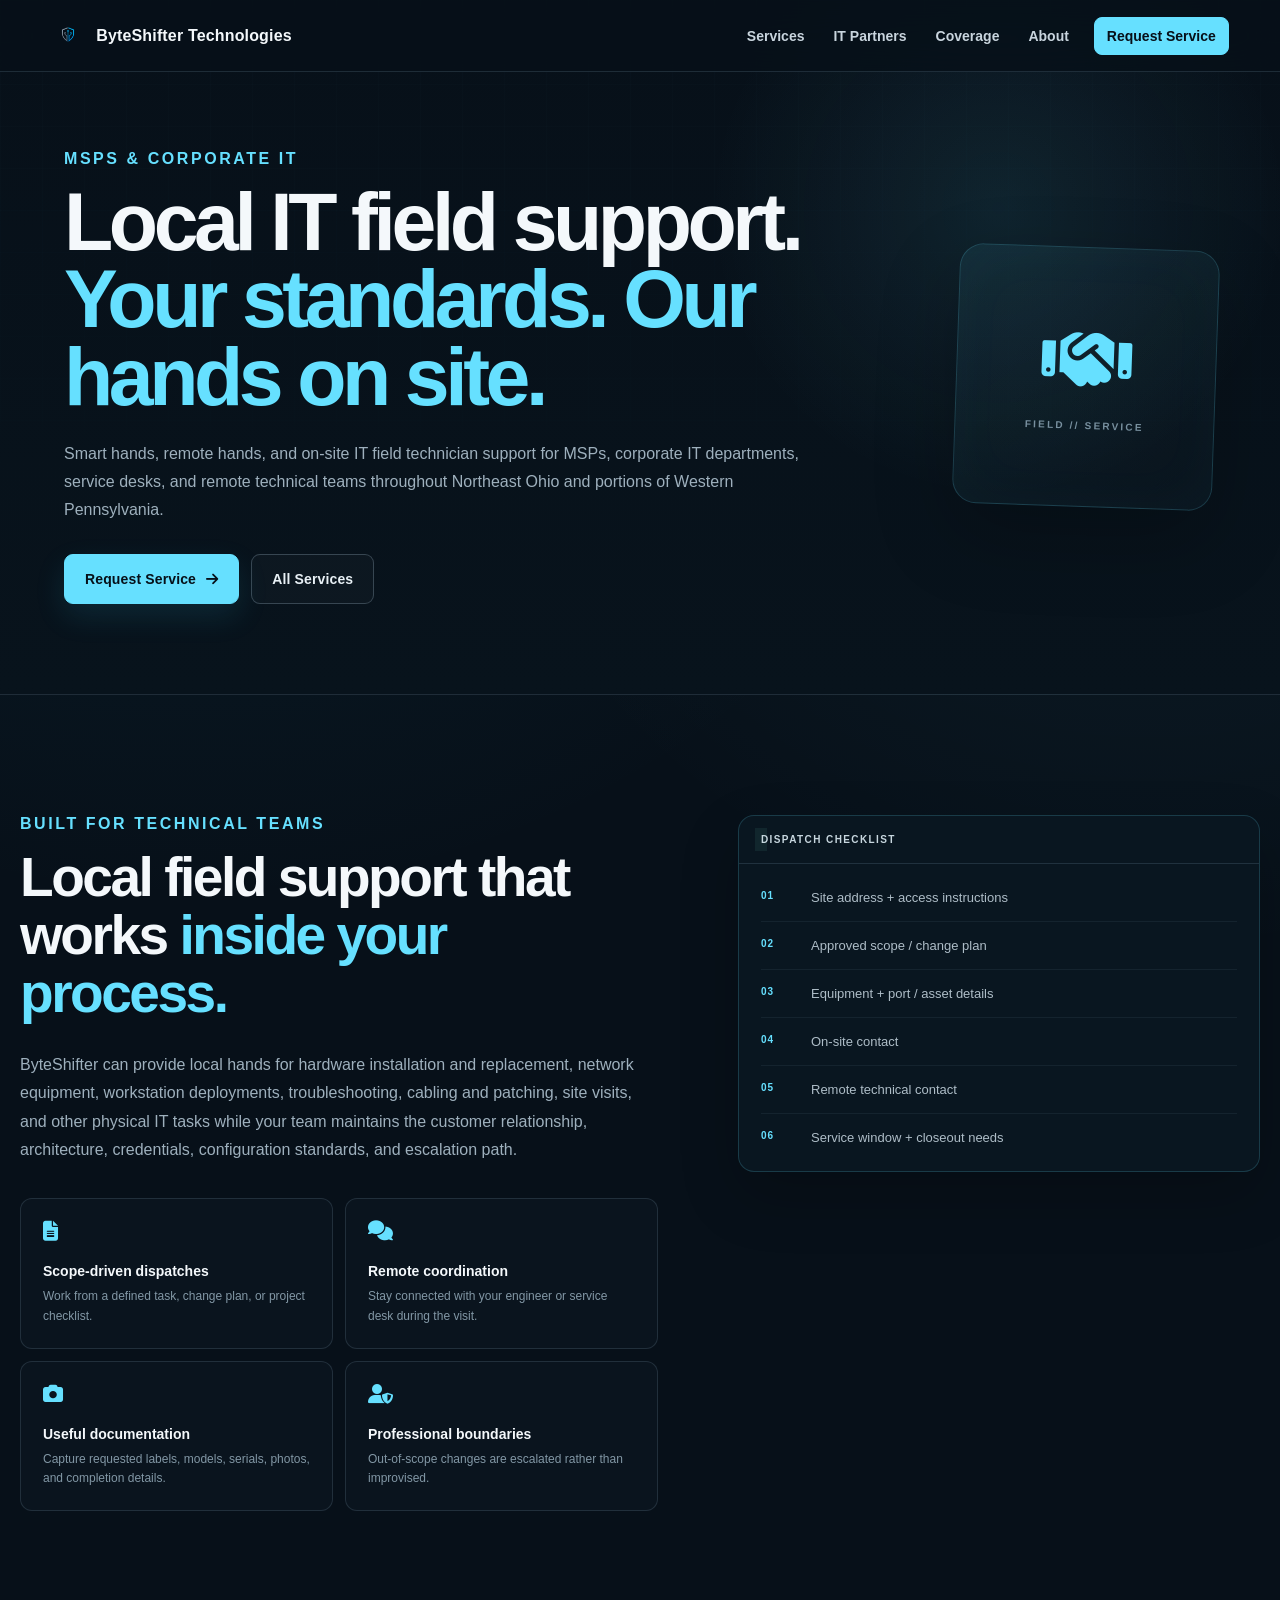
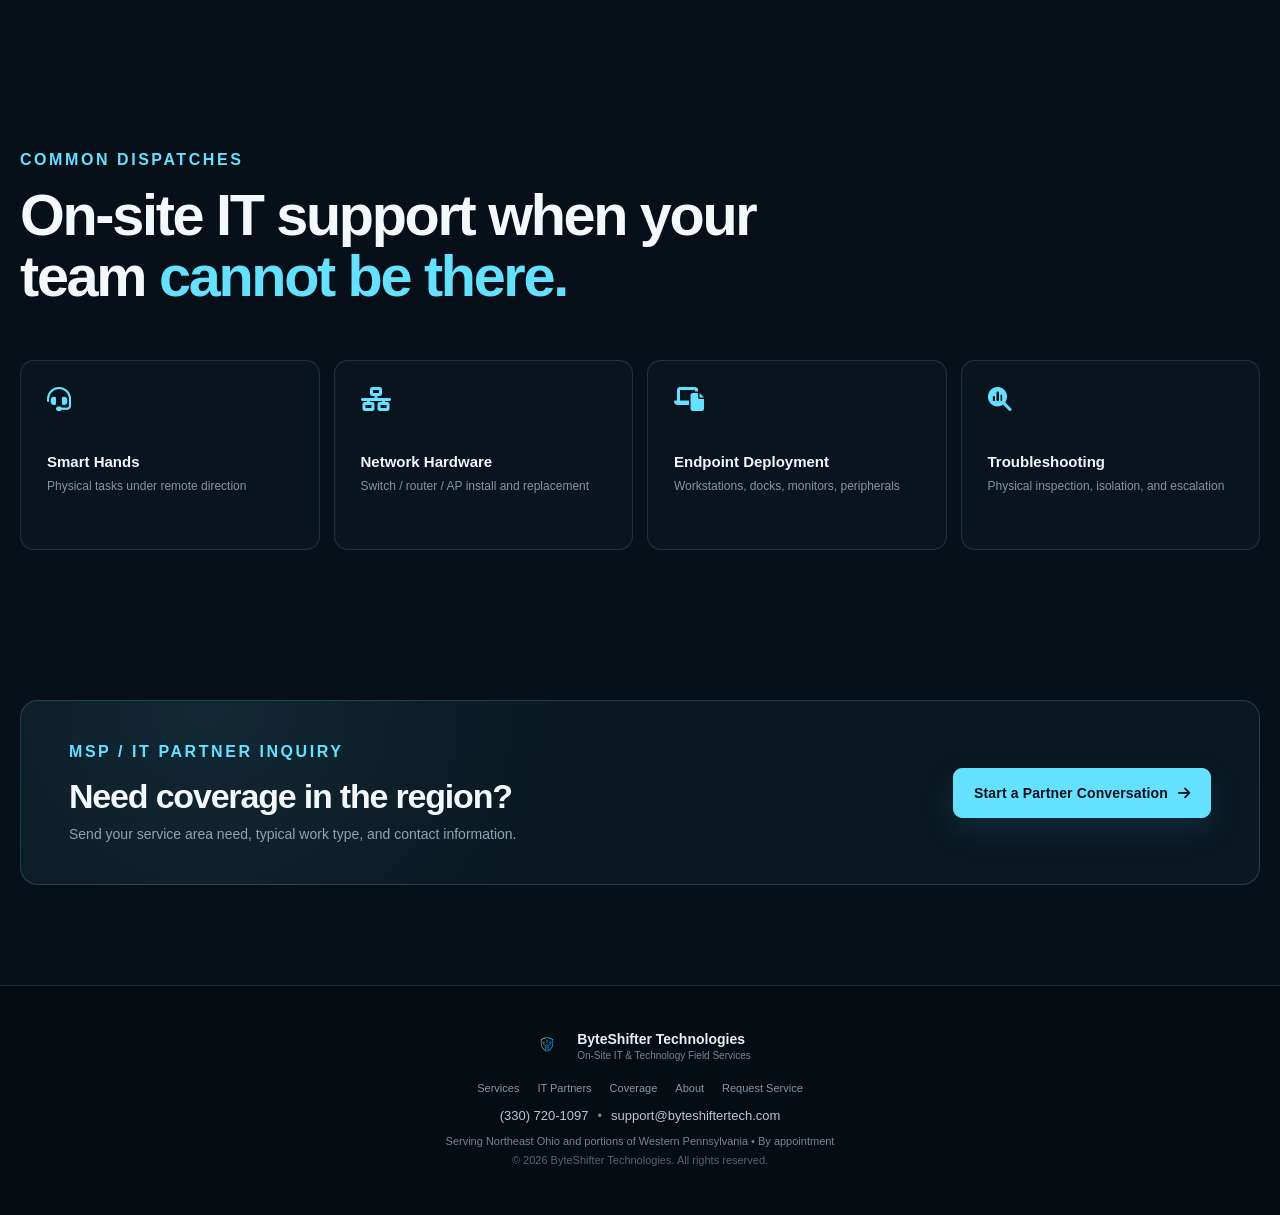
<file: it-partners.html>
<!DOCTYPE html>
<html lang="en">

<head>
  <!-- Google tag (gtag.js) -->
  <script async src="https://www.googletagmanager.com/gtag/js?id=G-D34SG2NJJD"></script>
  <script>window.dataLayer = window.dataLayer || []; function gtag() { dataLayer.push(arguments) } gtag('js', new Date()); gtag('config', 'G-D34SG2NJJD');</script>
  <meta charset="UTF-8">
  <meta name="viewport" content="width=device-width,initial-scale=1.0">
  <title>MSP Smart Hands &amp; IT Field Services | Northeast Ohio | ByteShifter Technologies</title>
  <meta name="description"
    content="Smart hands, remote hands, and on-site IT field services for MSPs and corporate IT teams across Northeast Ohio and Western Pennsylvania. Local field technician support for hardware, networks, deployments, and troubleshooting.">
  <meta name="author" content="ByteShifter Technologies">
  <meta name="robots" content="index, follow">
  <link rel="canonical" href="https://byteshiftertech.com/it-partners.html">
  <meta property="og:title" content="MSP Smart Hands &amp; IT Field Services | ByteShifter Technologies">
  <meta property="og:description"
    content="Local smart hands and IT field technician support for MSPs, corporate IT departments, service desks, and remote technical teams.">
  <meta property="og:type" content="website">
  <meta property="og:url" content="https://byteshiftertech.com/it-partners.html">
  <meta property="og:image" content="https://byteshiftertech.com/images/byteshifter-icon.png">
  <meta name="twitter:card" content="summary_large_image">
  <meta name="twitter:title" content="MSP Smart Hands &amp; IT Field Services | ByteShifter Technologies">
  <meta name="twitter:description"
    content="Local smart hands and IT field technician support for MSPs, corporate IT departments, service desks, and remote technical teams.">
  <meta name="twitter:image" content="https://byteshiftertech.com/images/byteshifter-icon.png">
  <link rel="icon" type="image/png" href="images/byteshifter-icon.png">
  <link rel="preconnect" href="https://cdnjs.cloudflare.com">
  <link rel="stylesheet" href="https://cdnjs.cloudflare.com/ajax/libs/font-awesome/6.7.2/css/all.min.css">
  <link rel="stylesheet" href="styles.css">
  <script>(function (c, l, a, r, i, t, y) { c[a] = c[a] || function () { (c[a].q = c[a].q || []).push(arguments) }; t = l.createElement(r); t.async = 1; t.src = "https://www.clarity.ms/tag/" + i; y = l.getElementsByTagName(r)[0]; y.parentNode.insertBefore(t, y) })(window, document, "clarity", "script", "xnawzfg4y6");</script>
</head>

<body class="field-site field-page">
  <nav class="fs-nav" aria-label="Primary navigation">
    <a href="index.html" class="nav-brand"><img src="images/byteshifter-icon.png"
        alt="ByteShifter Technologies icon"><span>ByteShifter Technologies</span></a>
    <button class="nav-toggle" aria-label="Open navigation menu" aria-expanded="false"><i
        class="fa-solid fa-bars"></i></button>
    <div class="nav-links">
      <a href="services.html">Services</a><a href="it-partners.html">IT Partners</a><a
        href="service-area.html">Coverage</a><a href="about.html">About</a><a href="contact.html"
        class="nav-cta">Request Service</a>
    </div>
  </nav>
  <main>
    <section class="page-hero">
      <div class="page-hero-grid" aria-hidden="true"></div>
      <div class="page-hero-inner">
        <div>
          <p class="fs-kicker">MSPs & Corporate IT</p>
          <h1>Local IT field support.<br><span>Your standards. Our hands on site.</span></h1>
          <p class="page-lead">Smart hands, remote hands, and on-site IT field technician support for MSPs, corporate IT
            departments, service desks, and remote technical teams throughout Northeast Ohio and portions of Western
            Pennsylvania.</p>
          <div class="page-actions"><a class="fs-button fs-button-primary" href="contact.html">Request Service <i
                class="fa-solid fa-arrow-right"></i></a><a class="fs-button fs-button-secondary"
              href="services.html">All Services</a></div>
        </div>
        <div class="page-hero-mark"><i class="fa-solid fa-handshake"></i><span>FIELD // SERVICE</span></div>
      </div>
    </section>
    <section class="fs-section partner-page-grid">
      <div>
        <p class="fs-kicker">Built for technical teams</p>
        <h2>Local field support that works <span>inside your process.</span></h2>
        <p class="section-copy">ByteShifter can provide local hands for hardware installation and replacement, network
          equipment, workstation deployments, troubleshooting, cabling and patching, site visits, and other physical IT
          tasks while your team maintains the customer relationship, architecture, credentials, configuration standards,
          and escalation path.</p>
        <div class="partner-feature-grid">
          <div><i class="fa-solid fa-file-lines"></i><strong>Scope-driven dispatches</strong>
            <p>Work from a defined task, change plan, or project checklist.</p>
          </div>
          <div><i class="fa-solid fa-comments"></i><strong>Remote coordination</strong>
            <p>Stay connected with your engineer or service desk during the visit.</p>
          </div>
          <div><i class="fa-solid fa-camera"></i><strong>Useful documentation</strong>
            <p>Capture requested labels, models, serials, photos, and completion details.</p>
          </div>
          <div><i class="fa-solid fa-user-shield"></i><strong>Professional boundaries</strong>
            <p>Out-of-scope changes are escalated rather than improvised.</p>
          </div>
        </div>
      </div>
      <aside class="dispatch-card">
        <div class="dispatch-head"><span class="status-dot"></span> DISPATCH CHECKLIST</div>
        <ul>
          <li><span>01</span>Site address + access instructions</li>
          <li><span>02</span>Approved scope / change plan</li>
          <li><span>03</span>Equipment + port / asset details</li>
          <li><span>04</span>On-site contact</li>
          <li><span>05</span>Remote technical contact</li>
          <li><span>06</span>Service window + closeout needs</li>
        </ul>
      </aside>
    </section>
    <section class="fs-section">
      <div class="fs-section-heading">
        <p class="fs-kicker">Common Dispatches</p>
<h2>On-site IT support when your team <span>cannot be there.</span></h2>
      </div>
      <div class="mini-service-grid"><a href="smart-hands.html"><i class="fa-solid fa-headset"></i><strong>Smart
            Hands</strong><span>Physical tasks under remote direction</span></a><a href="network-field-services.html"><i
            class="fa-solid fa-network-wired"></i><strong>Network Hardware</strong><span>Switch / router / AP install
            and replacement</span></a><a href="workstation-deployments.html"><i
            class="fa-solid fa-laptop-file"></i><strong>Endpoint Deployment</strong><span>Workstations, docks, monitors,
            peripherals</span></a><a href="onsite-troubleshooting.html"><i
            class="fa-solid fa-magnifying-glass-chart"></i><strong>Troubleshooting</strong><span>Physical inspection,
            isolation, and escalation</span></a></div>
    </section>
    <section class="page-cta">
      <div>
        <p class="fs-kicker">MSP / IT Partner Inquiry</p>
        <h2>Need coverage in the region?</h2>
        <p>Send your service area need, typical work type, and contact information.</p>
      </div><a class="fs-button fs-button-primary"
        href="mailto:support@byteshiftertech.com?subject=IT Partner / Field Service Inquiry">Start a Partner
        Conversation <i class="fa-solid fa-arrow-right"></i></a>
    </section>
  </main>
  <footer class="fs-footer">
    <div class="fs-footer-brand"><img src="images/byteshifter-icon.png" alt="ByteShifter Technologies icon">
      <div><strong>ByteShifter Technologies</strong><small>On-Site IT & Technology Field Services</small></div>
    </div>
    <div class="fs-footer-links"><a href="services.html">Services</a><a href="it-partners.html">IT Partners</a><a
        href="service-area.html">Coverage</a><a href="about.html">About</a><a href="contact.html">Request Service</a>
    </div>
    <div class="fs-footer-contact"><a href="tel:+13307201097">(330) 720-1097</a><span>•</span><a
        href="mailto:support@byteshiftertech.com">support@byteshiftertech.com</a></div>
    <p>Serving Northeast Ohio and portions of Western Pennsylvania • By appointment</p>
    <p class="fs-copyright">© 2026 ByteShifter Technologies. All rights reserved.</p>
  </footer>
  <script src="site.js"></script>
</body>

</html>
</file>
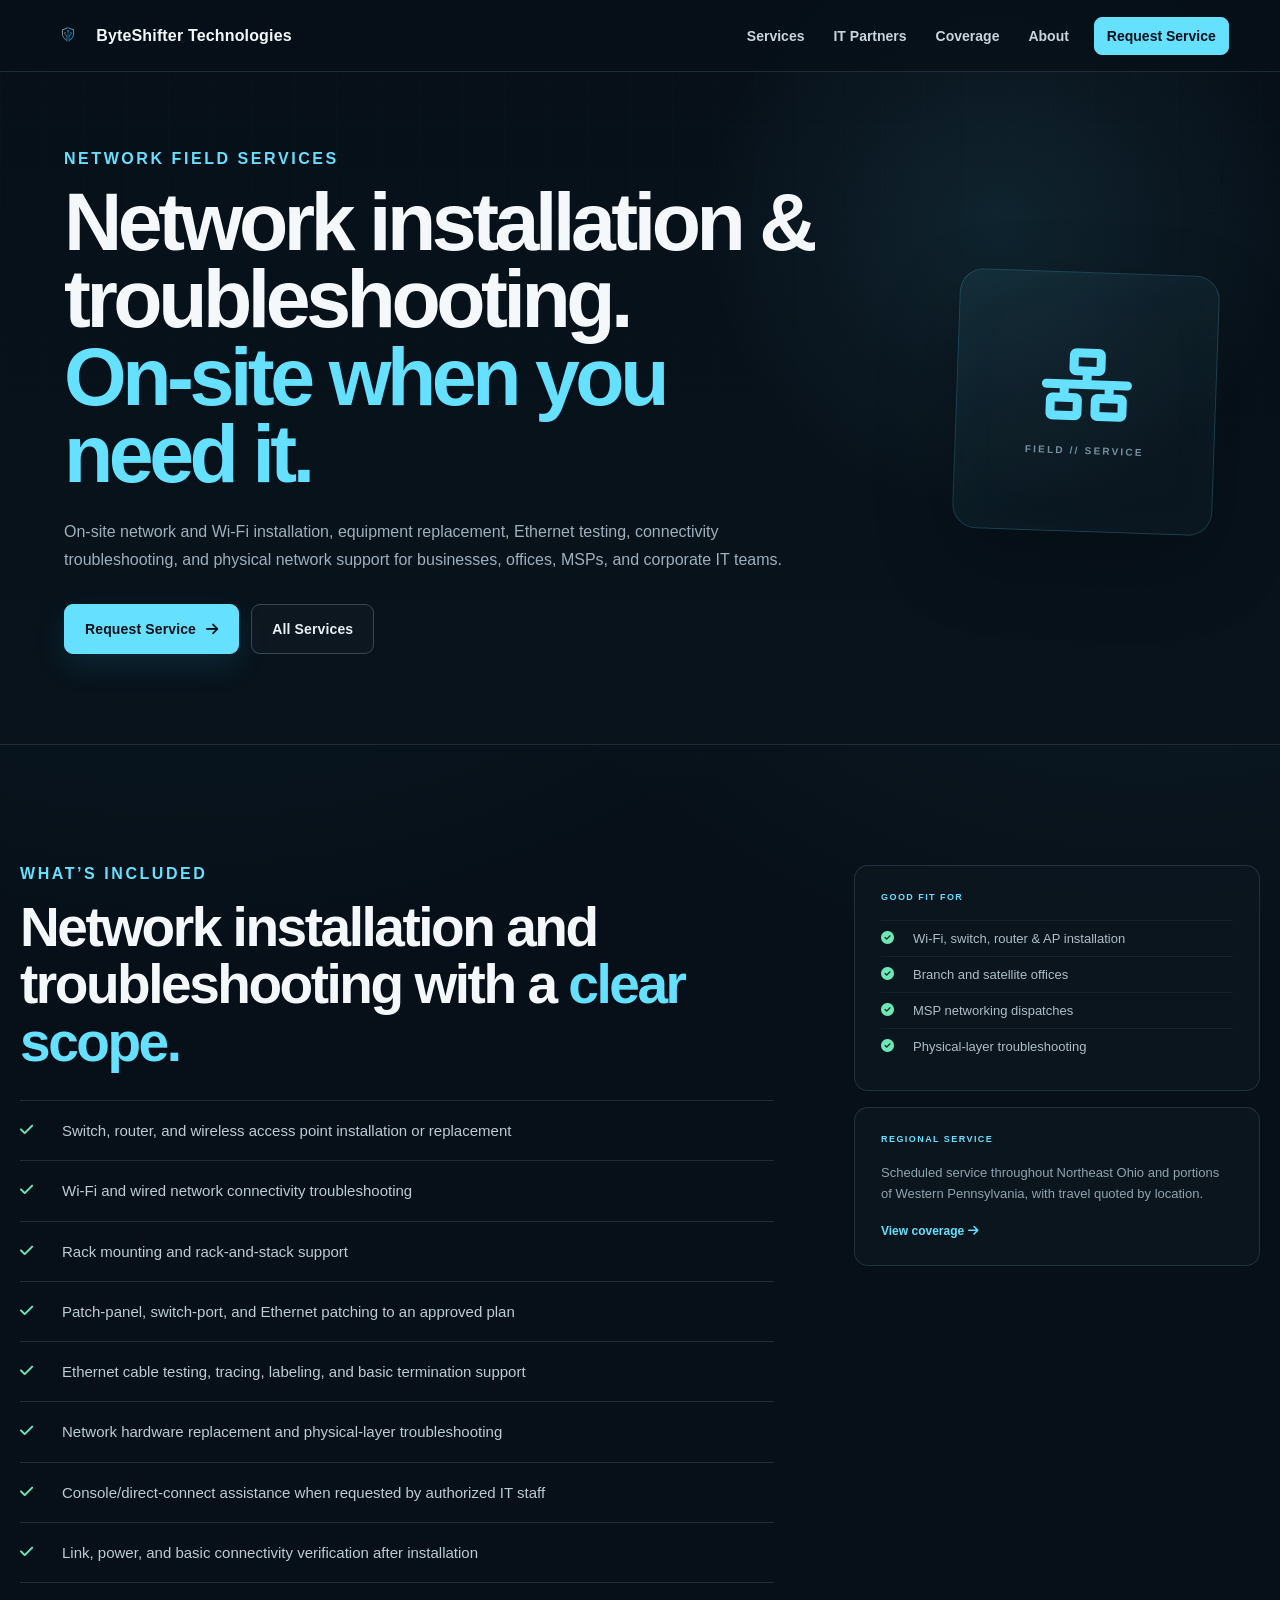
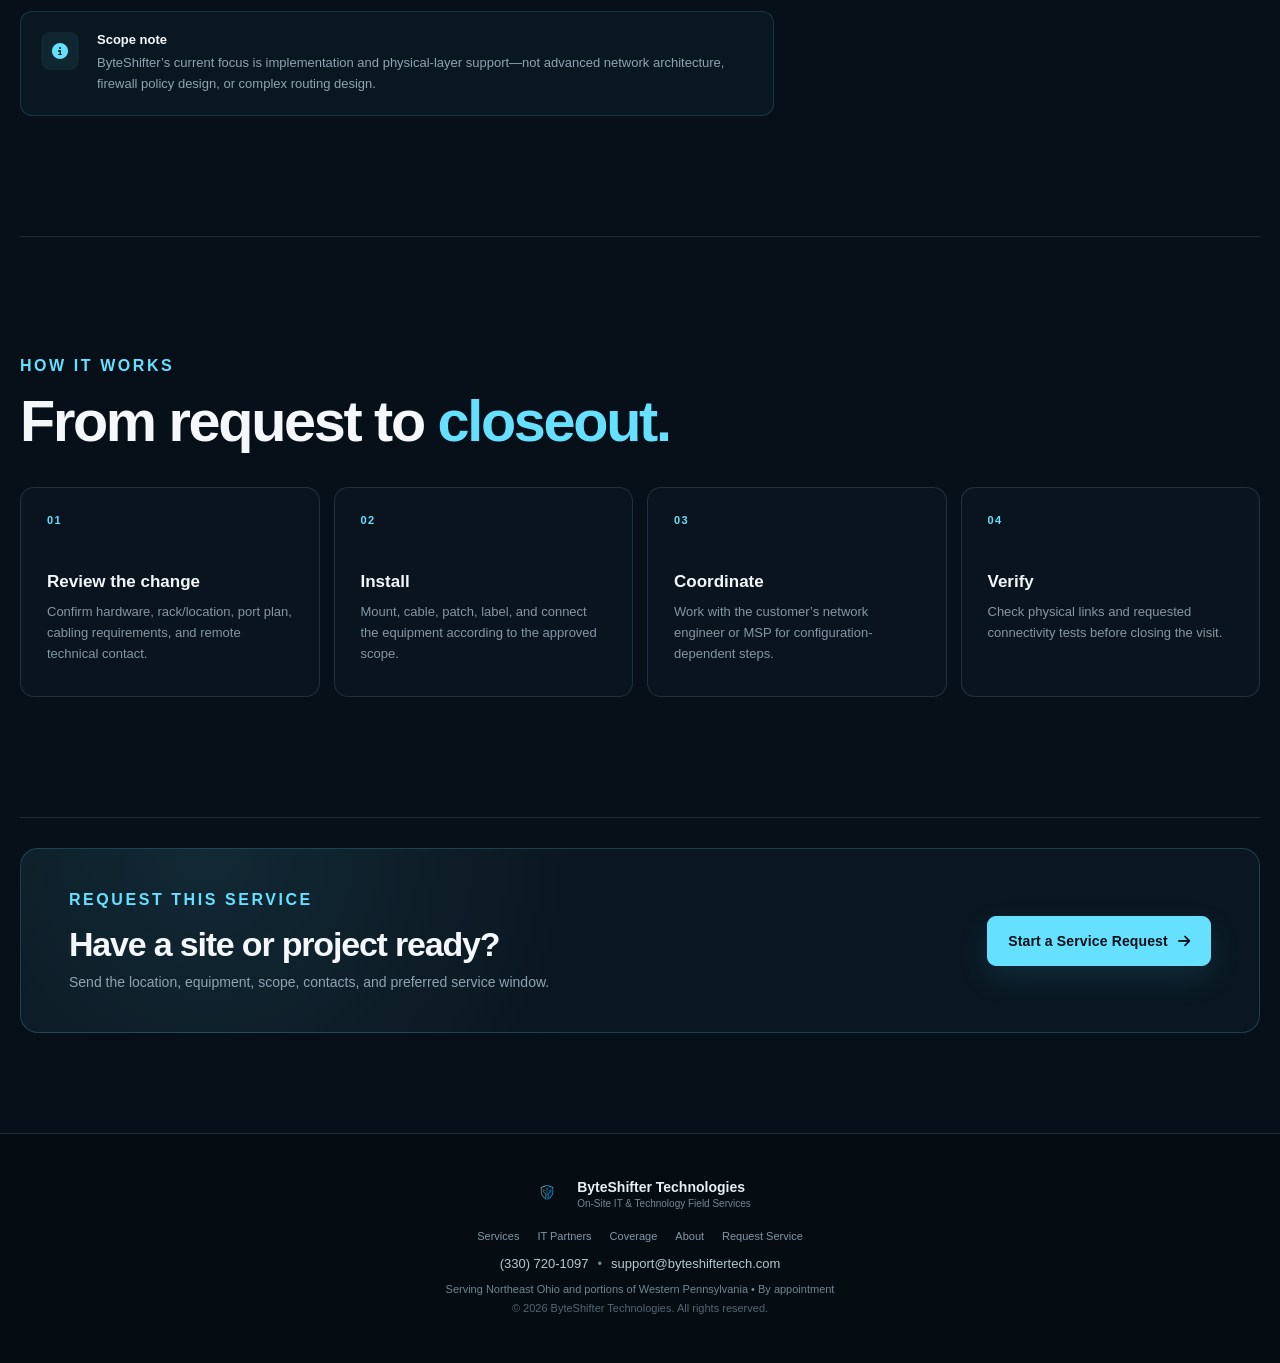
<file: network-field-services.html>
<!DOCTYPE html>
<html lang="en">

<head>
  <!-- Google tag (gtag.js) -->
  <script async src="https://www.googletagmanager.com/gtag/js?id=G-D34SG2NJJD"></script>
  <script>window.dataLayer = window.dataLayer || []; function gtag() { dataLayer.push(arguments) } gtag('js', new Date()); gtag('config', 'G-D34SG2NJJD');</script>
  <meta charset="UTF-8">
  <meta name="viewport" content="width=device-width,initial-scale=1.0">
  <title>Network Installation & Troubleshooting | Northeast Ohio | ByteShifter Technologies</title>
  <meta name="description"
    content="On-site network installation and troubleshooting across Northeast Ohio and Western Pennsylvania. Wi-Fi, Ethernet, switches, routers, access points, patching, testing, tracing, and network hardware support.">
  <meta name="author" content="ByteShifter Technologies">
  <meta name="robots" content="index, follow">
  <link rel="canonical" href="https://byteshiftertech.com/network-field-services.html">
  <meta property="og:title" content="Network Installation & Troubleshooting | ByteShifter Technologies">
  <meta property="og:description"
    content="On-site network and Wi-Fi support including switches, routers, access points, Ethernet, patching, testing, tracing, hardware replacement, and physical troubleshooting.">
  <meta property="og:type" content="website">
  <meta property="og:url" content="https://byteshiftertech.com/network-field-services.html">
  <meta property="og:image" content="https://byteshiftertech.com/images/byteshifter-icon.png">
  <meta name="twitter:card" content="summary_large_image">
  <meta name="twitter:title" content="Network Installation & Troubleshooting | ByteShifter Technologies">
  <meta name="twitter:description"
    content="On-site network and Wi-Fi support including switches, routers, access points, Ethernet, patching, testing, tracing, and network hardware troubleshooting.">
  <meta name="twitter:image" content="https://byteshiftertech.com/images/byteshifter-icon.png">
  <link rel="icon" type="image/png" href="images/byteshifter-icon.png">
  <link rel="preconnect" href="https://cdnjs.cloudflare.com">
  <link rel="stylesheet" href="https://cdnjs.cloudflare.com/ajax/libs/font-awesome/6.7.2/css/all.min.css">
  <link rel="stylesheet" href="styles.css">
  <script>(function (c, l, a, r, i, t, y) { c[a] = c[a] || function () { (c[a].q = c[a].q || []).push(arguments) }; t = l.createElement(r); t.async = 1; t.src = "https://www.clarity.ms/tag/" + i; y = l.getElementsByTagName(r)[0]; y.parentNode.insertBefore(t, y) })(window, document, "clarity", "script", "xnawzfg4y6");</script>
</head>

<body class="field-site field-page">
  <nav class="fs-nav" aria-label="Primary navigation">
    <a href="index.html" class="nav-brand"><img src="images/byteshifter-icon.png"
        alt="ByteShifter Technologies icon"><span>ByteShifter Technologies</span></a>
    <button class="nav-toggle" aria-label="Open navigation menu" aria-expanded="false"><i
        class="fa-solid fa-bars"></i></button>
    <div class="nav-links">
      <a href="services.html">Services</a><a href="it-partners.html">IT Partners</a><a
        href="service-area.html">Coverage</a><a href="about.html">About</a><a href="contact.html"
        class="nav-cta">Request Service</a>
    </div>
  </nav>
  <main>
    <section class="page-hero">
      <div class="page-hero-grid" aria-hidden="true"></div>
      <div class="page-hero-inner">
        <div>
          <p class="fs-kicker">Network Field Services</p>
          <h1>Network installation & troubleshooting.<br><span>On-site when you need it.</span></h1>
          <p class="page-lead">On-site network and Wi-Fi installation, equipment replacement, Ethernet testing,
            connectivity troubleshooting, and physical network support for businesses, offices, MSPs, and corporate IT
            teams.</p>
          <div class="page-actions"><a class="fs-button fs-button-primary" href="contact.html">Request Service <i
                class="fa-solid fa-arrow-right"></i></a><a class="fs-button fs-button-secondary"
              href="services.html">All Services</a></div>
        </div>
        <div class="page-hero-mark"><i class="fa-solid fa-network-wired"></i><span>FIELD // SERVICE</span></div>
      </div>
    </section>
    <section class="fs-section detail-grid">
      <div class="detail-main">
        <p class="fs-kicker">What’s Included</p>
        <h2>Network installation and troubleshooting with a <span>clear scope.</span></h2>
        <ul class="capability-list">
          <li><i class="fa-solid fa-check"></i><span>Switch, router, and wireless access point installation or
              replacement</span></li>
          <li><i class="fa-solid fa-check"></i><span>Wi-Fi and wired network connectivity troubleshooting</span></li>
          <li><i class="fa-solid fa-check"></i><span>Rack mounting and rack-and-stack support</span></li>
          <li><i class="fa-solid fa-check"></i><span>Patch-panel, switch-port, and Ethernet patching to an approved
              plan</span></li>
          <li><i class="fa-solid fa-check"></i><span>Ethernet cable testing, tracing, labeling, and basic termination
              support</span></li>
          <li><i class="fa-solid fa-check"></i><span>Network hardware replacement and physical-layer
              troubleshooting</span></li>
          <li><i class="fa-solid fa-check"></i><span>Console/direct-connect assistance when requested by authorized IT
              staff</span></li>
          <li><i class="fa-solid fa-check"></i><span>Link, power, and basic connectivity verification after
              installation</span></li>
        </ul>
        <div class="scope-note"><i class="fa-solid fa-circle-info"></i>
          <div><strong>Scope note</strong>
            <p>ByteShifter’s current focus is implementation and physical-layer support—not advanced network
              architecture, firewall policy design, or complex routing design.</p>
          </div>
        </div>
      </div>
      <aside class="detail-side">
        <div class="detail-side-card"><span class="mini-label">GOOD FIT FOR</span>
          <div><i class="fa-solid fa-check-circle"></i><span>Wi-Fi, switch, router & AP installation</span></div>
          <div><i class="fa-solid fa-check-circle"></i><span>Branch and satellite offices</span></div>
          <div><i class="fa-solid fa-check-circle"></i><span>MSP networking dispatches</span></div>
          <div><i class="fa-solid fa-check-circle"></i><span>Physical-layer troubleshooting</span></div>
        </div>
        <div class="detail-side-card"><span class="mini-label">REGIONAL SERVICE</span>
          <p>Scheduled service throughout Northeast Ohio and portions of Western Pennsylvania, with travel quoted by
            location.</p><a href="service-area.html">View coverage <i class="fa-solid fa-arrow-right"></i></a>
        </div>
      </aside>
    </section>
    <section class="fs-section process-section">
      <div class="fs-section-heading compact">
        <p class="fs-kicker">How It Works</p>
        <h2>From request to <span>closeout.</span></h2>
      </div>
      <div class="process-grid">
        <div class="process-step"><span>01</span>
          <div><strong>Review the change</strong>
            <p>Confirm hardware, rack/location, port plan, cabling requirements, and remote technical contact.</p>
          </div>
        </div>
        <div class="process-step"><span>02</span>
          <div><strong>Install</strong>
            <p>Mount, cable, patch, label, and connect the equipment according to the approved scope.</p>
          </div>
        </div>
        <div class="process-step"><span>03</span>
          <div><strong>Coordinate</strong>
            <p>Work with the customer’s network engineer or MSP for configuration-dependent steps.</p>
          </div>
        </div>
        <div class="process-step"><span>04</span>
          <div><strong>Verify</strong>
            <p>Check physical links and requested connectivity tests before closing the visit.</p>
          </div>
        </div>
      </div>
    </section>
    <section class="page-cta">
      <div>
        <p class="fs-kicker">Request This Service</p>
        <h2>Have a site or project ready?</h2>
        <p>Send the location, equipment, scope, contacts, and preferred service window.</p>
      </div><a class="fs-button fs-button-primary" href="contact.html">Start a Service Request <i
          class="fa-solid fa-arrow-right"></i></a>
    </section>
  </main>
  <footer class="fs-footer">
    <div class="fs-footer-brand"><img src="images/byteshifter-icon.png" alt="ByteShifter Technologies icon">
      <div><strong>ByteShifter Technologies</strong><small>On-Site IT & Technology Field Services</small></div>
    </div>
    <div class="fs-footer-links"><a href="services.html">Services</a><a href="it-partners.html">IT Partners</a><a
        href="service-area.html">Coverage</a><a href="about.html">About</a><a href="contact.html">Request Service</a>
    </div>
    <div class="fs-footer-contact"><a href="tel:+13307201097">(330) 720-1097</a><span>•</span><a
        href="mailto:support@byteshiftertech.com">support@byteshiftertech.com</a></div>
    <p>Serving Northeast Ohio and portions of Western Pennsylvania • By appointment</p>
    <p class="fs-copyright">© 2026 ByteShifter Technologies. All rights reserved.</p>
  </footer>
  <script src="site.js"></script>
</body>

</html>
</file>
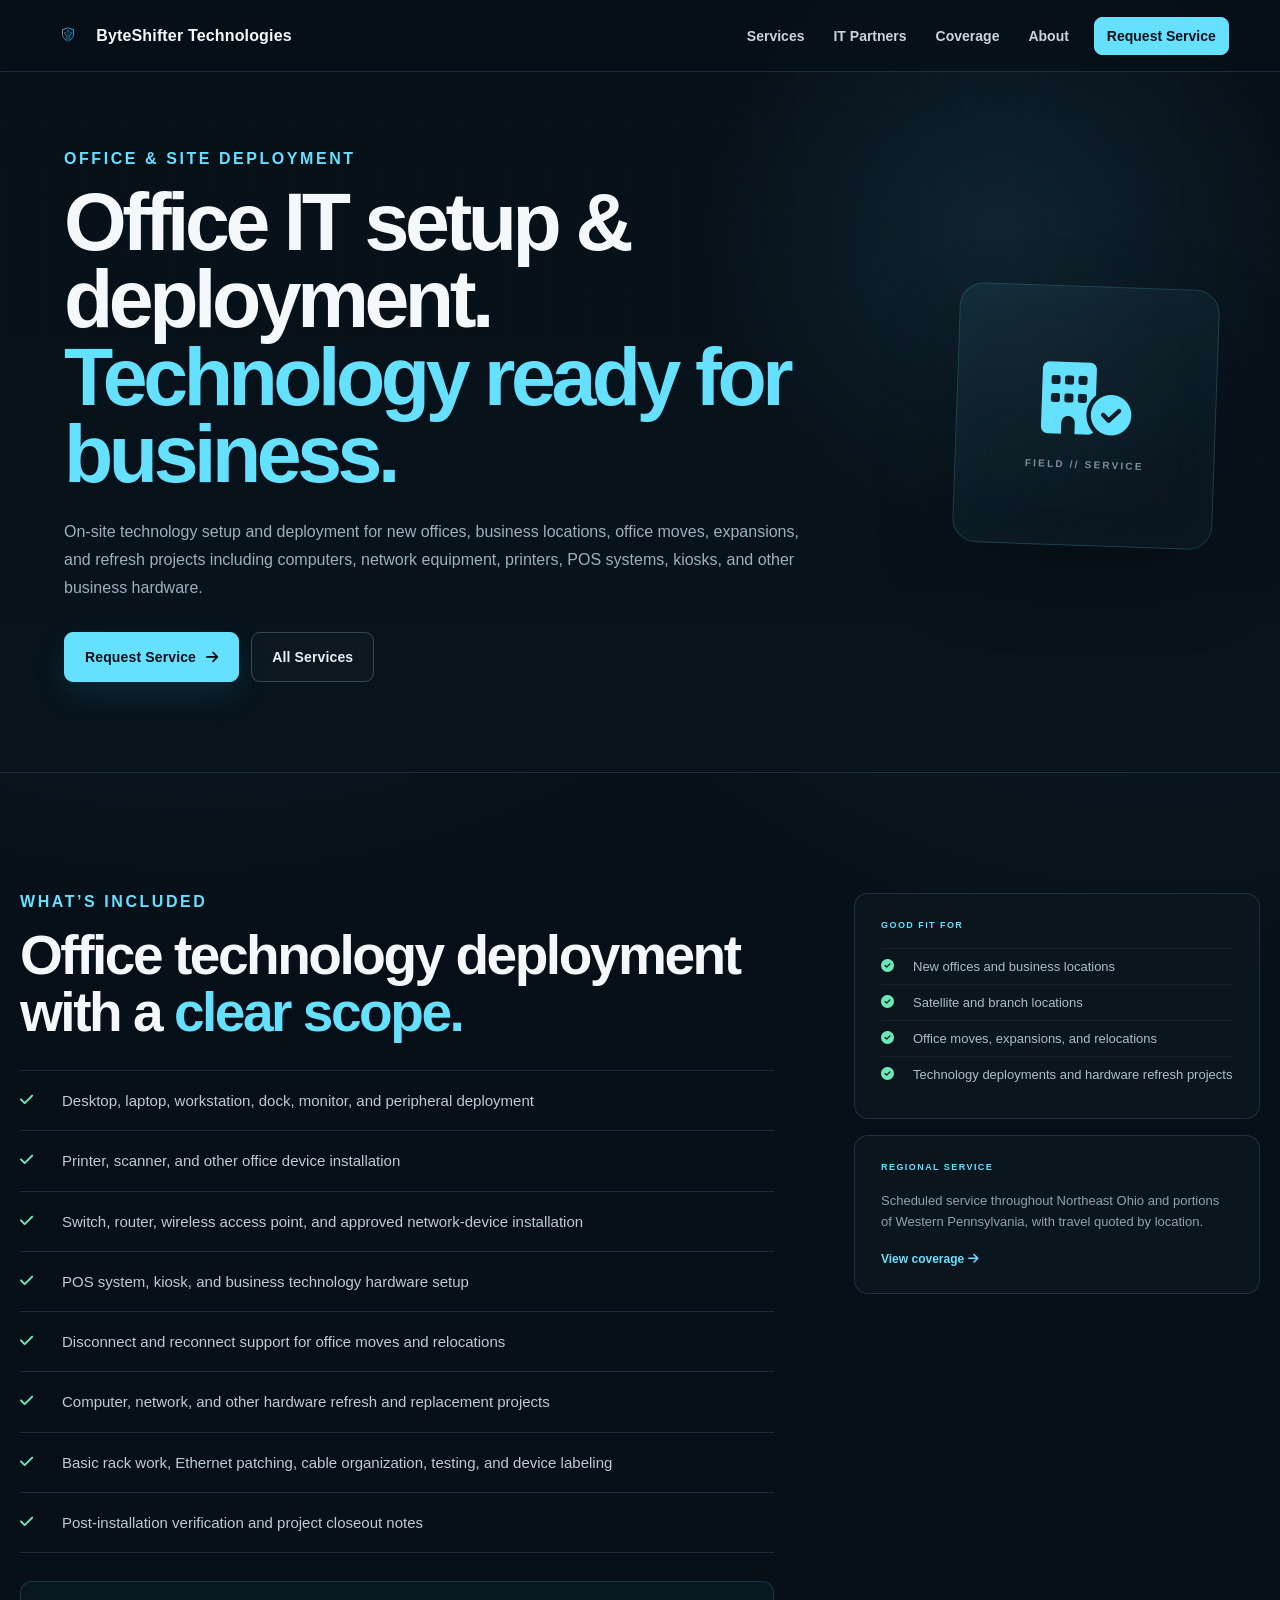
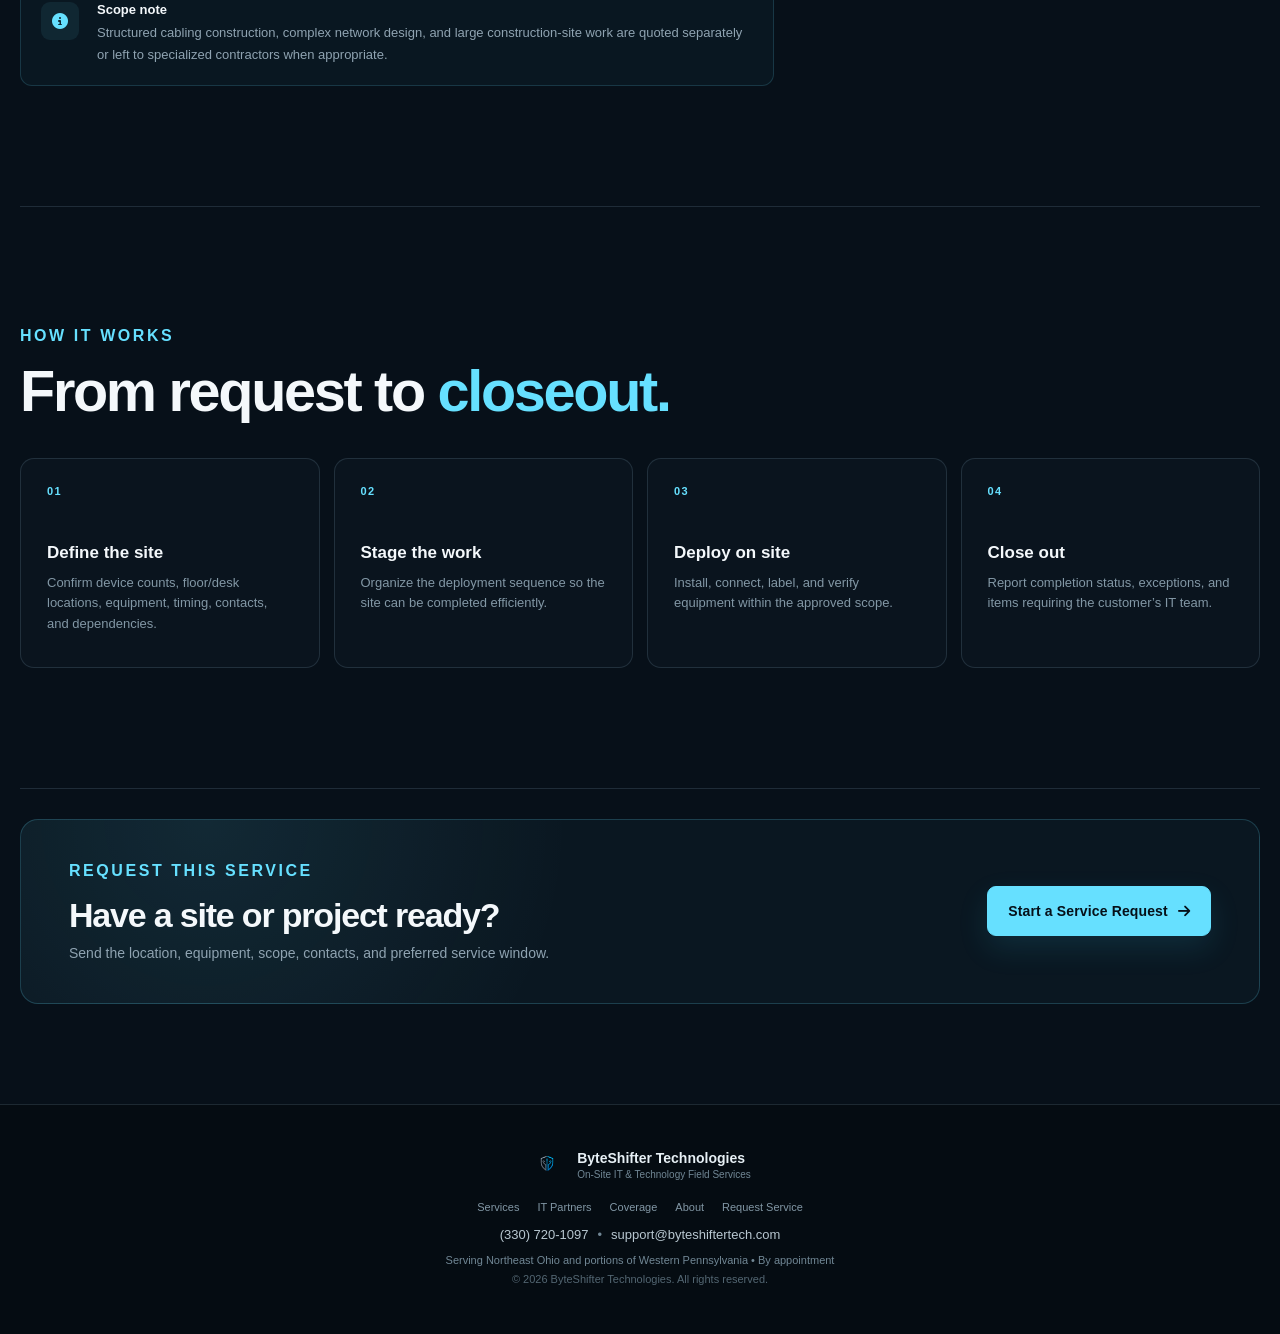
<file: office-site-deployment.html>
<!DOCTYPE html>
<html lang="en">

<head>
  <!-- Google tag (gtag.js) -->
  <script async src="https://www.googletagmanager.com/gtag/js?id=G-D34SG2NJJD"></script>
  <script>window.dataLayer = window.dataLayer || []; function gtag() { dataLayer.push(arguments) } gtag('js', new Date()); gtag('config', 'G-D34SG2NJJD');</script>
  <meta charset="UTF-8">
  <meta name="viewport" content="width=device-width,initial-scale=1.0">
  <title>Office IT Setup &amp; Site Deployment | Northeast Ohio | ByteShifter Technologies</title>
  <meta name="description"
    content="On-site office IT setup and technology deployment across Northeast Ohio and Western Pennsylvania. Computers, networks, Wi-Fi, printers, POS, kiosks, hardware, office moves, and site refreshes.">
  <meta name="author" content="ByteShifter Technologies">
  <meta name="robots" content="index, follow">
  <link rel="canonical" href="https://byteshiftertech.com/office-site-deployment.html">
  <meta property="og:title" content="Office IT Setup &amp; Site Deployment | ByteShifter Technologies">
  <meta property="og:description"
    content="On-site technology setup for offices and business locations including computers, network equipment, printers, POS systems, kiosks, hardware refreshes, and office moves.">
  <meta property="og:type" content="website">
  <meta property="og:url" content="https://byteshiftertech.com/office-site-deployment.html">
  <meta property="og:image" content="https://byteshiftertech.com/images/byteshifter-icon.png">
  <meta name="twitter:card" content="summary_large_image">
  <meta name="twitter:title" content="Office IT Setup &amp; Site Deployment | ByteShifter Technologies">
  <meta name="twitter:description"
    content="On-site technology setup for offices and business locations including computers, network equipment, printers, POS systems, kiosks, hardware refreshes, and office moves.">
  <meta name="twitter:image" content="https://byteshiftertech.com/images/byteshifter-icon.png">
  <link rel="icon" type="image/png" href="images/byteshifter-icon.png">
  <link rel="preconnect" href="https://cdnjs.cloudflare.com">
  <link rel="stylesheet" href="https://cdnjs.cloudflare.com/ajax/libs/font-awesome/6.7.2/css/all.min.css">
  <link rel="stylesheet" href="styles.css">
  <script>(function (c, l, a, r, i, t, y) { c[a] = c[a] || function () { (c[a].q = c[a].q || []).push(arguments) }; t = l.createElement(r); t.async = 1; t.src = "https://www.clarity.ms/tag/" + i; y = l.getElementsByTagName(r)[0]; y.parentNode.insertBefore(t, y) })(window, document, "clarity", "script", "xnawzfg4y6");</script>
</head>

<body class="field-site field-page">
  <nav class="fs-nav" aria-label="Primary navigation">
    <a href="index.html" class="nav-brand"><img src="images/byteshifter-icon.png"
        alt="ByteShifter Technologies icon"><span>ByteShifter Technologies</span></a>
    <button class="nav-toggle" aria-label="Open navigation menu" aria-expanded="false"><i
        class="fa-solid fa-bars"></i></button>
    <div class="nav-links">
      <a href="services.html">Services</a><a href="it-partners.html">IT Partners</a><a
        href="service-area.html">Coverage</a><a href="about.html">About</a><a href="contact.html"
        class="nav-cta">Request Service</a>
    </div>
  </nav>
  <main>
    <section class="page-hero">
      <div class="page-hero-grid" aria-hidden="true"></div>
      <div class="page-hero-inner">
        <div>
          <p class="fs-kicker">Office & Site Deployment</p>
          <h1>Office IT setup &amp; deployment.<br><span>Technology ready for business.</span></h1>
          <p class="page-lead">On-site technology setup and deployment for new offices, business locations, office
            moves,
            expansions, and refresh projects including computers, network equipment, printers, POS systems, kiosks,
            and other business hardware.</p>
          <div class="page-actions"><a class="fs-button fs-button-primary" href="contact.html">Request Service <i
                class="fa-solid fa-arrow-right"></i></a><a class="fs-button fs-button-secondary"
              href="services.html">All Services</a></div>
        </div>
        <div class="page-hero-mark"><i class="fa-solid fa-building-circle-check"></i><span>FIELD // SERVICE</span></div>
      </div>
    </section>
    <section class="fs-section detail-grid">
      <div class="detail-main">
        <p class="fs-kicker">What’s Included</p>
        <h2>Office technology deployment with a <span>clear scope.</span></h2>
        <ul class="capability-list">
          <li><i class="fa-solid fa-check"></i><span>Desktop, laptop, workstation, dock, monitor, and peripheral
              deployment</span></li>
          <li><i class="fa-solid fa-check"></i><span>Printer, scanner, and other office device installation</span></li>
          <li><i class="fa-solid fa-check"></i><span>Switch, router, wireless access point, and approved network-device
              installation</span></li>
          <li><i class="fa-solid fa-check"></i><span>POS system, kiosk, and business technology hardware setup</span>
          </li>
          <li><i class="fa-solid fa-check"></i><span>Disconnect and reconnect support for office moves and
              relocations</span></li>
          <li><i class="fa-solid fa-check"></i><span>Computer, network, and other hardware refresh and replacement
              projects</span></li>
          <li><i class="fa-solid fa-check"></i><span>Basic rack work, Ethernet patching, cable organization, testing,
              and device labeling</span></li>
          <li><i class="fa-solid fa-check"></i><span>Post-installation verification and project closeout notes</span>
          </li>
        </ul>
        <div class="scope-note"><i class="fa-solid fa-circle-info"></i>
          <div><strong>Scope note</strong>
            <p>Structured cabling construction, complex network design, and large construction-site work are quoted
              separately or left to specialized contractors when appropriate.</p>
          </div>
        </div>
      </div>
      <aside class="detail-side">
        <div class="detail-side-card"><span class="mini-label">GOOD FIT FOR</span>
          <div><i class="fa-solid fa-check-circle"></i><span>New offices and business locations</span></div>
          <div><i class="fa-solid fa-check-circle"></i><span>Satellite and branch locations</span></div>
          <div><i class="fa-solid fa-check-circle"></i><span>Office moves, expansions, and relocations</span></div>
          <div><i class="fa-solid fa-check-circle"></i><span>Technology deployments and hardware refresh projects</span>
          </div>
        </div>
        <div class="detail-side-card"><span class="mini-label">REGIONAL SERVICE</span>
          <p>Scheduled service throughout Northeast Ohio and portions of Western Pennsylvania, with travel quoted by
            location.</p><a href="service-area.html">View coverage <i class="fa-solid fa-arrow-right"></i></a>
        </div>
      </aside>
    </section>
    <section class="fs-section process-section">
      <div class="fs-section-heading compact">
        <p class="fs-kicker">How It Works</p>
        <h2>From request to <span>closeout.</span></h2>
      </div>
      <div class="process-grid">
        <div class="process-step"><span>01</span>
          <div><strong>Define the site</strong>
            <p>Confirm device counts, floor/desk locations, equipment, timing, contacts, and dependencies.</p>
          </div>
        </div>
        <div class="process-step"><span>02</span>
          <div><strong>Stage the work</strong>
            <p>Organize the deployment sequence so the site can be completed efficiently.</p>
          </div>
        </div>
        <div class="process-step"><span>03</span>
          <div><strong>Deploy on site</strong>
            <p>Install, connect, label, and verify equipment within the approved scope.</p>
          </div>
        </div>
        <div class="process-step"><span>04</span>
          <div><strong>Close out</strong>
            <p>Report completion status, exceptions, and items requiring the customer’s IT team.</p>
          </div>
        </div>
      </div>
    </section>
    <section class="page-cta">
      <div>
        <p class="fs-kicker">Request This Service</p>
        <h2>Have a site or project ready?</h2>
        <p>Send the location, equipment, scope, contacts, and preferred service window.</p>
      </div><a class="fs-button fs-button-primary" href="contact.html">Start a Service Request <i
          class="fa-solid fa-arrow-right"></i></a>
    </section>
  </main>
  <footer class="fs-footer">
    <div class="fs-footer-brand"><img src="images/byteshifter-icon.png" alt="ByteShifter Technologies icon">
      <div><strong>ByteShifter Technologies</strong><small>On-Site IT & Technology Field Services</small></div>
    </div>
    <div class="fs-footer-links"><a href="services.html">Services</a><a href="it-partners.html">IT Partners</a><a
        href="service-area.html">Coverage</a><a href="about.html">About</a><a href="contact.html">Request Service</a>
    </div>
    <div class="fs-footer-contact"><a href="tel:+13307201097">(330) 720-1097</a><span>•</span><a
        href="mailto:support@byteshiftertech.com">support@byteshiftertech.com</a></div>
    <p>Serving Northeast Ohio and portions of Western Pennsylvania • By appointment</p>
    <p class="fs-copyright">© 2026 ByteShifter Technologies. All rights reserved.</p>
  </footer>
  <script src="site.js"></script>
</body>

</html>
</file>
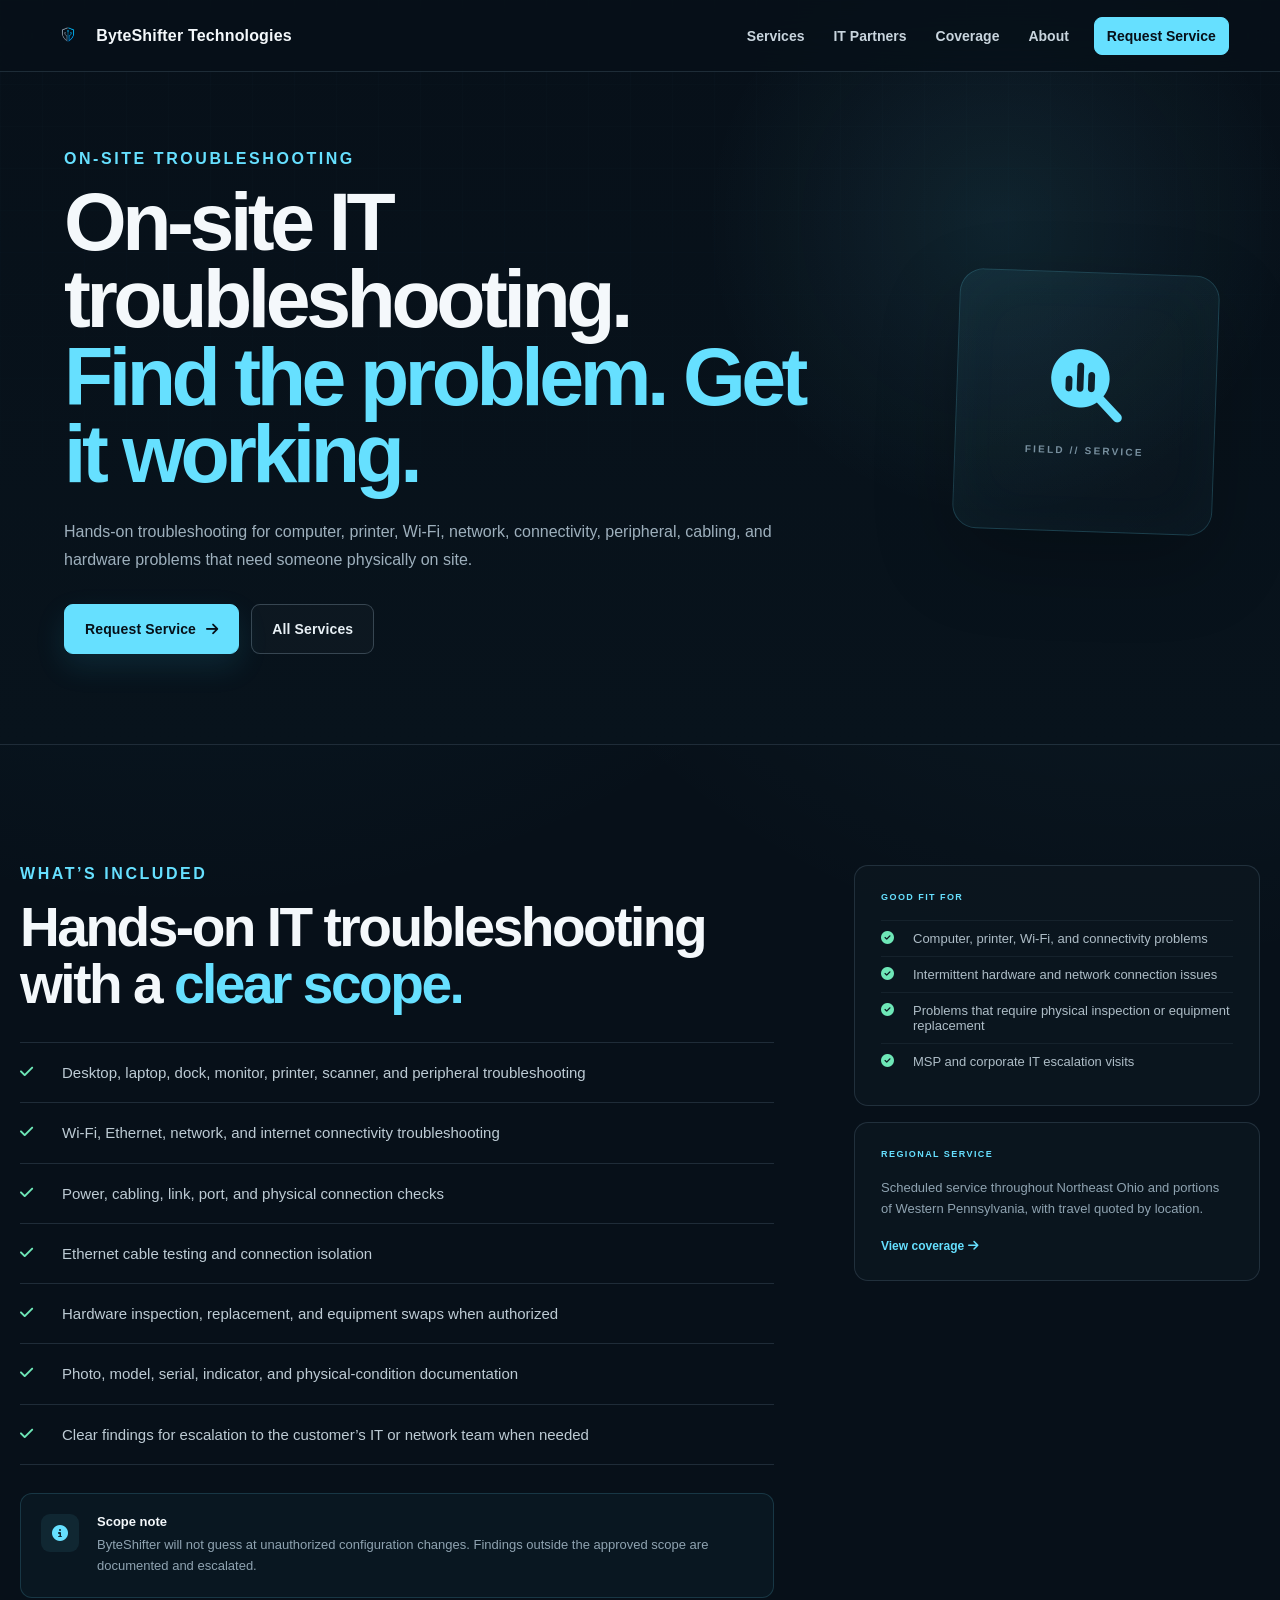
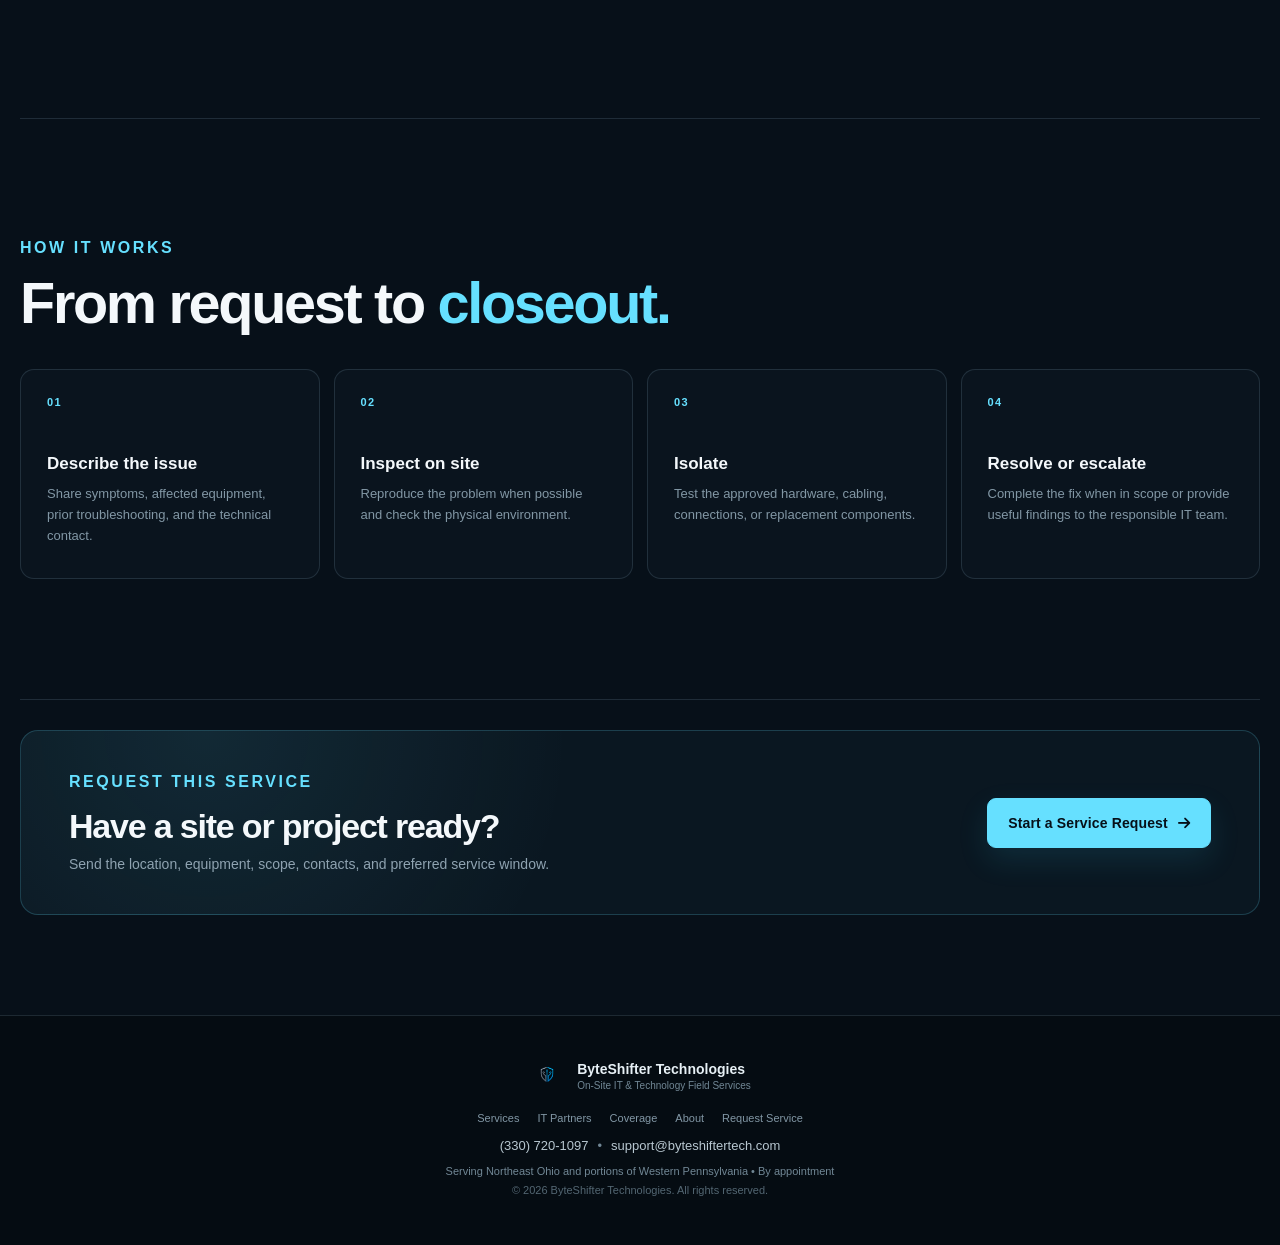
<file: onsite-troubleshooting.html>
<!DOCTYPE html>
<html lang="en">

<head>
  <!-- Google tag (gtag.js) -->
  <script async src="https://www.googletagmanager.com/gtag/js?id=G-D34SG2NJJD"></script>
  <script>window.dataLayer = window.dataLayer || []; function gtag() { dataLayer.push(arguments) } gtag('js', new Date()); gtag('config', 'G-D34SG2NJJD');</script>
  <meta charset="UTF-8">
  <meta name="viewport" content="width=device-width,initial-scale=1.0">
  <title>On-Site IT Troubleshooting | Northeast Ohio | ByteShifter Technologies</title>
  <meta name="description"
    content="On-site IT troubleshooting across Northeast Ohio and Western Pennsylvania for computers, printers, Wi-Fi, networks, cabling, peripherals, connectivity, and business hardware.">
  <meta name="author" content="ByteShifter Technologies">
  <meta name="robots" content="index, follow">
  <link rel="canonical" href="https://byteshiftertech.com/onsite-troubleshooting.html">
  <meta property="og:title" content="On-Site IT Troubleshooting | ByteShifter Technologies">
  <meta property="og:description"
    content="On-site troubleshooting for computers, printers, Wi-Fi, networks, cabling, peripherals, connectivity, and business hardware.">
  <meta property="og:type" content="website">
  <meta property="og:url" content="https://byteshiftertech.com/onsite-troubleshooting.html">
  <meta property="og:image" content="https://byteshiftertech.com/images/byteshifter-icon.png">
  <meta name="twitter:card" content="summary_large_image">
  <meta name="twitter:title" content="On-Site IT Troubleshooting | ByteShifter Technologies">
  <meta name="twitter:description"
    content="On-site troubleshooting for computers, printers, Wi-Fi, networks, cabling, peripherals, connectivity, and business hardware.">
  <meta name="twitter:image" content="https://byteshiftertech.com/images/byteshifter-icon.png">
  <link rel="icon" type="image/png" href="images/byteshifter-icon.png">
  <link rel="preconnect" href="https://cdnjs.cloudflare.com">
  <link rel="stylesheet" href="https://cdnjs.cloudflare.com/ajax/libs/font-awesome/6.7.2/css/all.min.css">
  <link rel="stylesheet" href="styles.css">
  <script>(function (c, l, a, r, i, t, y) { c[a] = c[a] || function () { (c[a].q = c[a].q || []).push(arguments) }; t = l.createElement(r); t.async = 1; t.src = "https://www.clarity.ms/tag/" + i; y = l.getElementsByTagName(r)[0]; y.parentNode.insertBefore(t, y) })(window, document, "clarity", "script", "xnawzfg4y6");</script>
</head>

<body class="field-site field-page">
  <nav class="fs-nav" aria-label="Primary navigation">
    <a href="index.html" class="nav-brand"><img src="images/byteshifter-icon.png"
        alt="ByteShifter Technologies icon"><span>ByteShifter Technologies</span></a>
    <button class="nav-toggle" aria-label="Open navigation menu" aria-expanded="false"><i
        class="fa-solid fa-bars"></i></button>
    <div class="nav-links">
      <a href="services.html">Services</a><a href="it-partners.html">IT Partners</a><a
        href="service-area.html">Coverage</a><a href="about.html">About</a><a href="contact.html"
        class="nav-cta">Request Service</a>
    </div>
  </nav>
  <main>
    <section class="page-hero">
      <div class="page-hero-grid" aria-hidden="true"></div>
      <div class="page-hero-inner">
        <div>
          <p class="fs-kicker">On-Site Troubleshooting</p>
          <h1>On-site IT troubleshooting.<br><span>Find the problem. Get it working.</span></h1>
          <p class="page-lead">Hands-on troubleshooting for computer, printer, Wi-Fi, network, connectivity,
            peripheral, cabling, and hardware problems that need someone physically on site.</p>
          <div class="page-actions"><a class="fs-button fs-button-primary" href="contact.html">Request Service <i
                class="fa-solid fa-arrow-right"></i></a><a class="fs-button fs-button-secondary"
              href="services.html">All Services</a></div>
        </div>
        <div class="page-hero-mark"><i class="fa-solid fa-magnifying-glass-chart"></i><span>FIELD // SERVICE</span>
        </div>
      </div>
    </section>
    <section class="fs-section detail-grid">
      <div class="detail-main">
        <p class="fs-kicker">What’s Included</p>
        <h2>Hands-on IT troubleshooting with a <span>clear scope.</span></h2>
        <ul class="capability-list">
          <li><i class="fa-solid fa-check"></i><span>Desktop, laptop, dock, monitor, printer, scanner, and peripheral
              troubleshooting</span></li>
          <li><i class="fa-solid fa-check"></i><span>Wi-Fi, Ethernet, network, and internet connectivity
              troubleshooting</span></li>
          <li><i class="fa-solid fa-check"></i><span>Power, cabling, link, port, and physical connection checks</span>
          </li>
          <li><i class="fa-solid fa-check"></i><span>Ethernet cable testing and connection isolation</span></li>
          <li><i class="fa-solid fa-check"></i><span>Hardware inspection, replacement, and equipment swaps when
              authorized</span></li>
          <li><i class="fa-solid fa-check"></i><span>Photo, model, serial, indicator, and physical-condition
              documentation</span></li>
          <li><i class="fa-solid fa-check"></i><span>Clear findings for escalation to the customer’s IT or network team
              when needed</span></li>
        </ul>
        <div class="scope-note"><i class="fa-solid fa-circle-info"></i>
          <div><strong>Scope note</strong>
            <p>ByteShifter will not guess at unauthorized configuration changes. Findings outside the approved scope are
              documented and escalated.</p>
          </div>
        </div>
      </div>
      <aside class="detail-side">
        <div class="detail-side-card"><span class="mini-label">GOOD FIT FOR</span>
          <div><i class="fa-solid fa-check-circle"></i><span>Computer, printer, Wi-Fi, and connectivity problems</span>
          </div>
          <div><i class="fa-solid fa-check-circle"></i><span>Intermittent hardware and network connection issues</span>
          </div>
          <div><i class="fa-solid fa-check-circle"></i><span>Problems that require physical inspection or equipment
              replacement</span></div>
          <div><i class="fa-solid fa-check-circle"></i><span>MSP and corporate IT escalation visits</span></div>
          </div>
          <div class="detail-side-card"><span class="mini-label">REGIONAL SERVICE</span>
            <p>Scheduled service throughout Northeast Ohio and portions of Western Pennsylvania, with travel quoted by
              location.</p><a href="service-area.html">View coverage <i class="fa-solid fa-arrow-right"></i></a>
          </div>
      </aside>
    </section>
    <section class="fs-section process-section">
      <div class="fs-section-heading compact">
        <p class="fs-kicker">How It Works</p>
        <h2>From request to <span>closeout.</span></h2>
      </div>
      <div class="process-grid">
        <div class="process-step"><span>01</span>
          <div><strong>Describe the issue</strong>
            <p>Share symptoms, affected equipment, prior troubleshooting, and the technical contact.</p>
          </div>
        </div>
        <div class="process-step"><span>02</span>
          <div><strong>Inspect on site</strong>
            <p>Reproduce the problem when possible and check the physical environment.</p>
          </div>
        </div>
        <div class="process-step"><span>03</span>
          <div><strong>Isolate</strong>
            <p>Test the approved hardware, cabling, connections, or replacement components.</p>
          </div>
        </div>
        <div class="process-step"><span>04</span>
          <div><strong>Resolve or escalate</strong>
            <p>Complete the fix when in scope or provide useful findings to the responsible IT team.</p>
          </div>
        </div>
      </div>
    </section>
    <section class="page-cta">
      <div>
        <p class="fs-kicker">Request This Service</p>
        <h2>Have a site or project ready?</h2>
        <p>Send the location, equipment, scope, contacts, and preferred service window.</p>
      </div><a class="fs-button fs-button-primary" href="contact.html">Start a Service Request <i
          class="fa-solid fa-arrow-right"></i></a>
    </section>
  </main>
  <footer class="fs-footer">
    <div class="fs-footer-brand"><img src="images/byteshifter-icon.png" alt="ByteShifter Technologies icon">
      <div><strong>ByteShifter Technologies</strong><small>On-Site IT & Technology Field Services</small></div>
    </div>
    <div class="fs-footer-links"><a href="services.html">Services</a><a href="it-partners.html">IT Partners</a><a
        href="service-area.html">Coverage</a><a href="about.html">About</a><a href="contact.html">Request Service</a>
    </div>
    <div class="fs-footer-contact"><a href="tel:+13307201097">(330) 720-1097</a><span>•</span><a
        href="mailto:support@byteshiftertech.com">support@byteshiftertech.com</a></div>
    <p>Serving Northeast Ohio and portions of Western Pennsylvania • By appointment</p>
    <p class="fs-copyright">© 2026 ByteShifter Technologies. All rights reserved.</p>
  </footer>
  <script src="site.js"></script>
</body>

</html>
</file>
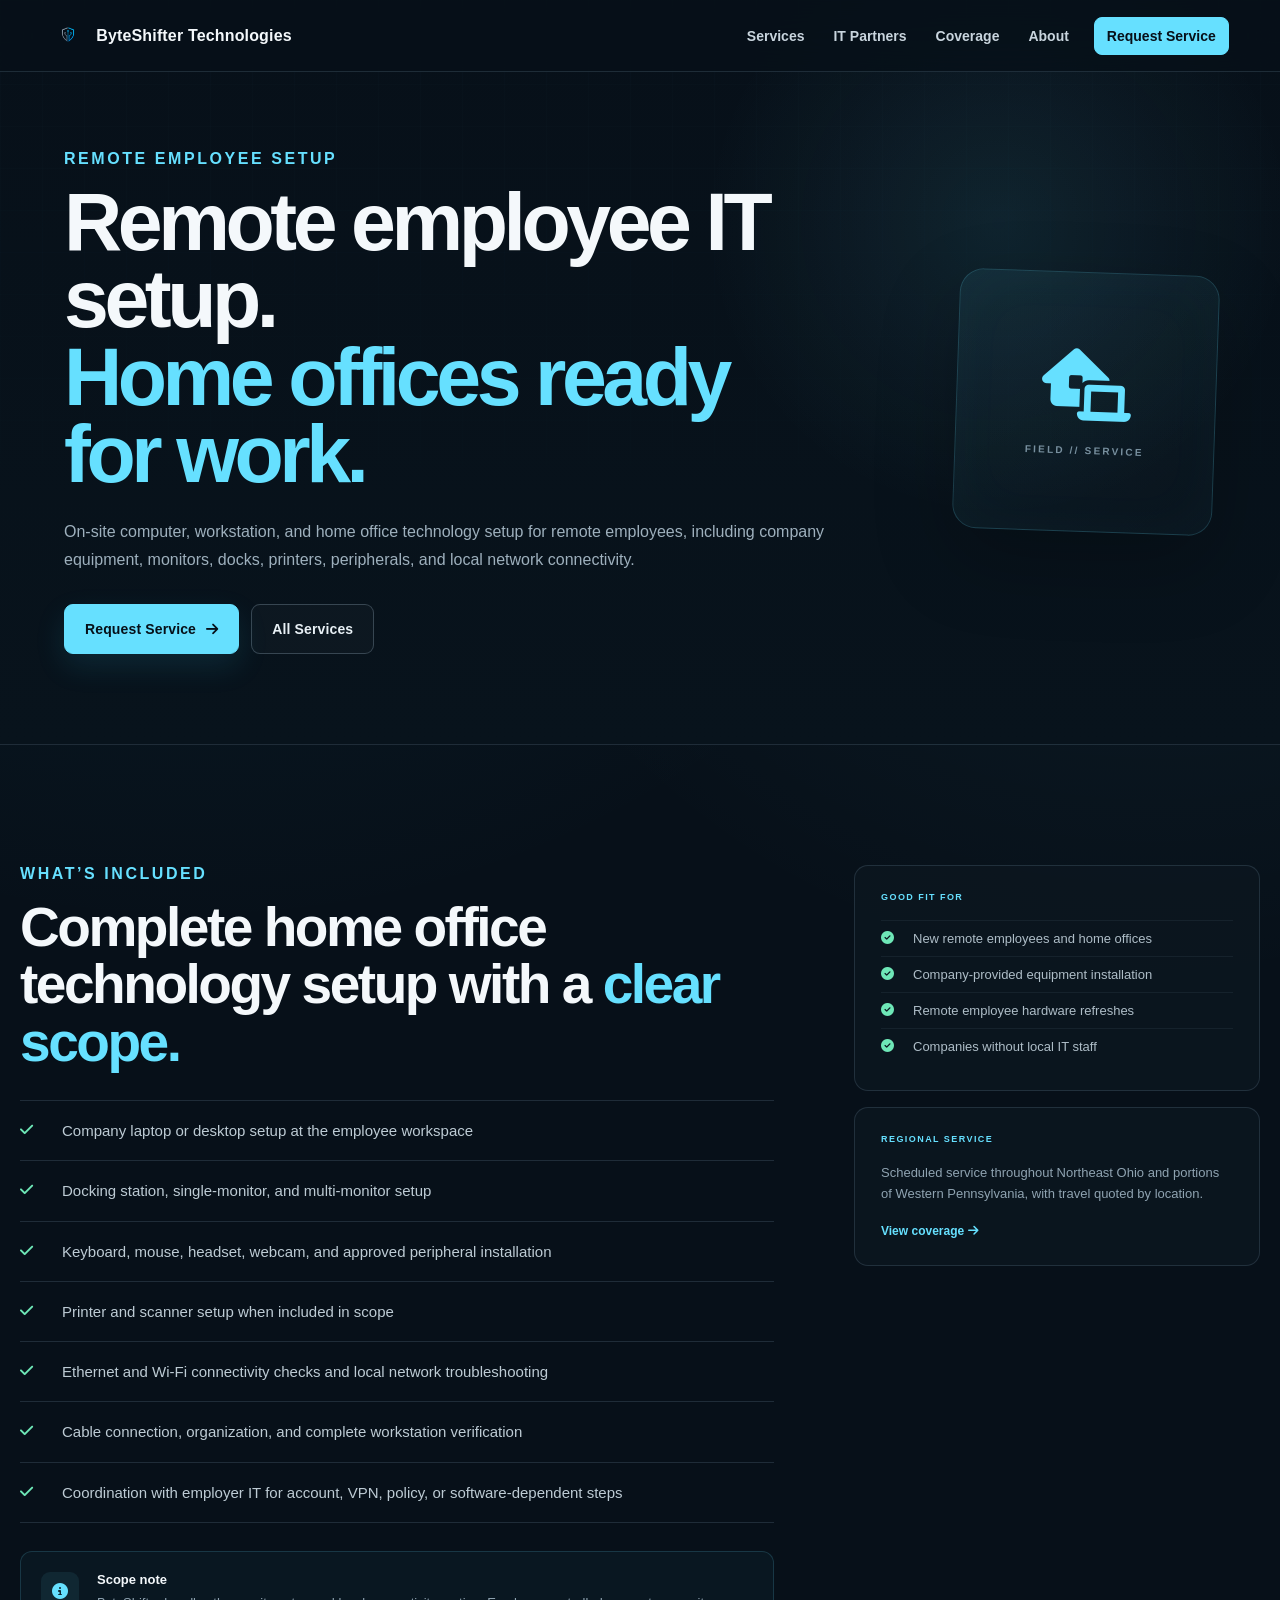
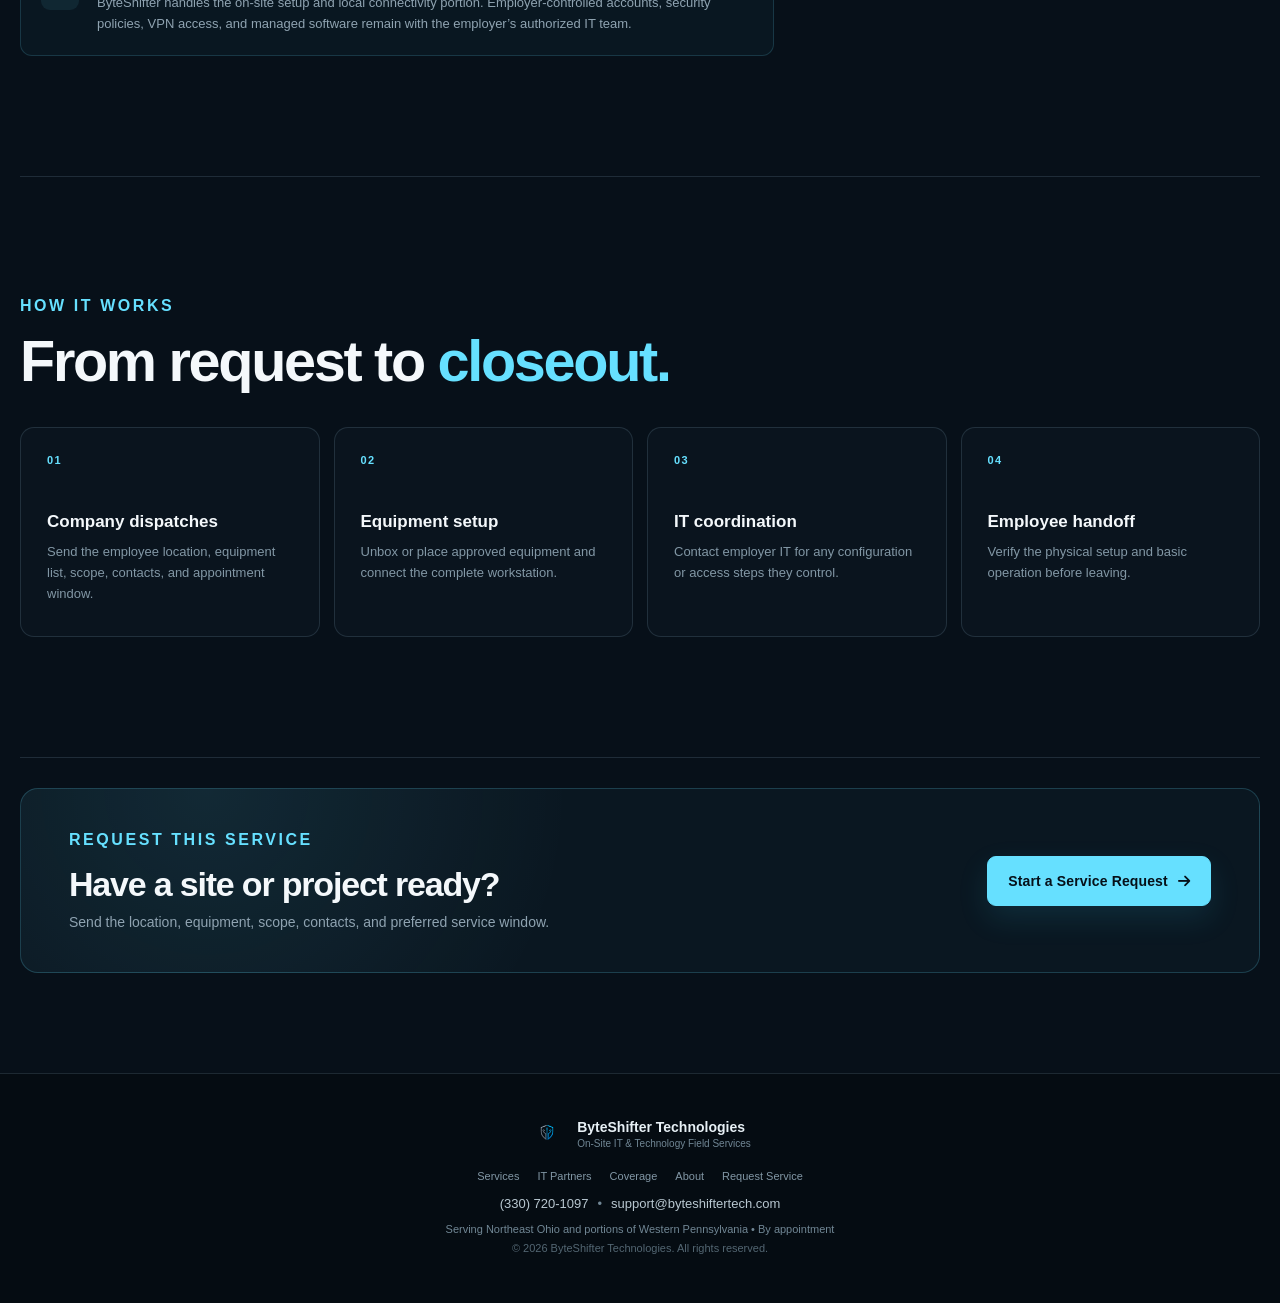
<file: remote-employee-setup.html>
<!DOCTYPE html>
<html lang="en">

<head>
  <!-- Google tag (gtag.js) -->
  <script async src="https://www.googletagmanager.com/gtag/js?id=G-D34SG2NJJD"></script>
  <script>window.dataLayer = window.dataLayer || []; function gtag() { dataLayer.push(arguments) } gtag('js', new Date()); gtag('config', 'G-D34SG2NJJD');</script>
  <meta charset="UTF-8">
  <meta name="viewport" content="width=device-width,initial-scale=1.0">
  <title>Remote Employee & Home Office IT Setup | Northeast Ohio | ByteShifter Technologies</title>
  <meta name="description"
    content="On-site remote employee and home office IT setup across Northeast Ohio and Western Pennsylvania. Computers, docks, monitors, printers, peripherals, Ethernet, Wi-Fi, and connectivity troubleshooting.">
  <meta name="author" content="ByteShifter Technologies">
  <meta name="robots" content="index, follow">
  <link rel="canonical" href="https://byteshiftertech.com/remote-employee-setup.html">
  <meta property="og:title" content="Remote Employee & Home Office IT Setup | ByteShifter Technologies">
  <meta property="og:description"
    content="On-site technology setup for remote employees including computers, docks, monitors, printers, peripherals, Ethernet, Wi-Fi, and connectivity troubleshooting.">
  <meta property="og:type" content="website">
  <meta property="og:url" content="https://byteshiftertech.com/remote-employee-setup.html">
  <meta property="og:image" content="https://byteshiftertech.com/images/byteshifter-icon.png">
  <meta name="twitter:card" content="summary_large_image">
  <meta name="twitter:title" content="Remote Employee & Home Office IT Setup | ByteShifter Technologies">
  <meta name="twitter:description"
    content="On-site technology setup for remote employees including computers, docks, monitors, printers, peripherals, Ethernet, Wi-Fi, and connectivity troubleshooting.">
  <meta name="twitter:image" content="https://byteshiftertech.com/images/byteshifter-icon.png">
  <link rel="icon" type="image/png" href="images/byteshifter-icon.png">
  <link rel="preconnect" href="https://cdnjs.cloudflare.com">
  <link rel="stylesheet" href="https://cdnjs.cloudflare.com/ajax/libs/font-awesome/6.7.2/css/all.min.css">
  <link rel="stylesheet" href="styles.css">
  <script>(function (c, l, a, r, i, t, y) { c[a] = c[a] || function () { (c[a].q = c[a].q || []).push(arguments) }; t = l.createElement(r); t.async = 1; t.src = "https://www.clarity.ms/tag/" + i; y = l.getElementsByTagName(r)[0]; y.parentNode.insertBefore(t, y) })(window, document, "clarity", "script", "xnawzfg4y6");</script>
</head>

<body class="field-site field-page">
  <nav class="fs-nav" aria-label="Primary navigation">
    <a href="index.html" class="nav-brand"><img src="images/byteshifter-icon.png"
        alt="ByteShifter Technologies icon"><span>ByteShifter Technologies</span></a>
    <button class="nav-toggle" aria-label="Open navigation menu" aria-expanded="false"><i
        class="fa-solid fa-bars"></i></button>
    <div class="nav-links">
      <a href="services.html">Services</a><a href="it-partners.html">IT Partners</a><a
        href="service-area.html">Coverage</a><a href="about.html">About</a><a href="contact.html"
        class="nav-cta">Request Service</a>
    </div>
  </nav>
  <main>
    <section class="page-hero">
      <div class="page-hero-grid" aria-hidden="true"></div>
      <div class="page-hero-inner">
        <div>
          <p class="fs-kicker">Remote Employee Setup</p>
          <h1>Remote employee IT setup.<br><span>Home offices ready for work.</span></h1>
          <p class="page-lead">On-site computer, workstation, and home office technology setup for remote employees,
            including company equipment, monitors, docks, printers, peripherals, and local network connectivity.</p>
          <div class="page-actions"><a class="fs-button fs-button-primary" href="contact.html">Request Service <i
                class="fa-solid fa-arrow-right"></i></a><a class="fs-button fs-button-secondary"
              href="services.html">All Services</a></div>
        </div>
        <div class="page-hero-mark"><i class="fa-solid fa-house-laptop"></i><span>FIELD // SERVICE</span></div>
      </div>
    </section>
    <section class="fs-section detail-grid">
      <div class="detail-main">
        <p class="fs-kicker">What’s Included</p>
        <h2>Complete home office technology setup with a <span>clear scope.</span></h2>
        <ul class="capability-list">
          <li><i class="fa-solid fa-check"></i><span>Company laptop or desktop setup at the employee workspace</span>
          </li>
          <li><i class="fa-solid fa-check"></i><span>Docking station, single-monitor, and multi-monitor setup</span>
          </li>
          <li><i class="fa-solid fa-check"></i><span>Keyboard, mouse, headset, webcam, and approved peripheral
              installation</span></li>
          <li><i class="fa-solid fa-check"></i><span>Printer and scanner setup when included in scope</span></li>
          <li><i class="fa-solid fa-check"></i><span>Ethernet and Wi-Fi connectivity checks and local network
              troubleshooting</span></li>
          <li><i class="fa-solid fa-check"></i><span>Cable connection, organization, and complete workstation
              verification</span></li>
          <li><i class="fa-solid fa-check"></i><span>Coordination with employer IT for account, VPN, policy, or
              software-dependent steps</span></li>
        </ul>
        <div class="scope-note"><i class="fa-solid fa-circle-info"></i>
          <div><strong>Scope note</strong>
            <p>ByteShifter handles the on-site setup and local connectivity portion. Employer-controlled accounts,
              security policies, VPN access, and managed software remain with the employer’s authorized IT team.</p>
          </div>
        </div>
      </div>
      <aside class="detail-side">
        <div class="detail-side-card"><span class="mini-label">GOOD FIT FOR</span>
          <div><i class="fa-solid fa-check-circle"></i><span>New remote employees and home offices</span></div>
          <div><i class="fa-solid fa-check-circle"></i><span>Company-provided equipment installation</span></div>
          <div><i class="fa-solid fa-check-circle"></i><span>Remote employee hardware refreshes</span></div>
          <div><i class="fa-solid fa-check-circle"></i><span>Companies without local IT staff</span></div>
        </div>
        <div class="detail-side-card"><span class="mini-label">REGIONAL SERVICE</span>
          <p>Scheduled service throughout Northeast Ohio and portions of Western Pennsylvania, with travel quoted by
            location.</p><a href="service-area.html">View coverage <i class="fa-solid fa-arrow-right"></i></a>
        </div>
      </aside>
    </section>
    <section class="fs-section process-section">
      <div class="fs-section-heading compact">
        <p class="fs-kicker">How It Works</p>
        <h2>From request to <span>closeout.</span></h2>
      </div>
      <div class="process-grid">
        <div class="process-step"><span>01</span>
          <div><strong>Company dispatches</strong>
            <p>Send the employee location, equipment list, scope, contacts, and appointment window.</p>
          </div>
        </div>
        <div class="process-step"><span>02</span>
          <div><strong>Equipment setup</strong>
            <p>Unbox or place approved equipment and connect the complete workstation.</p>
          </div>
        </div>
        <div class="process-step"><span>03</span>
          <div><strong>IT coordination</strong>
            <p>Contact employer IT for any configuration or access steps they control.</p>
          </div>
        </div>
        <div class="process-step"><span>04</span>
          <div><strong>Employee handoff</strong>
            <p>Verify the physical setup and basic operation before leaving.</p>
          </div>
        </div>
      </div>
    </section>
    <section class="page-cta">
      <div>
        <p class="fs-kicker">Request This Service</p>
        <h2>Have a site or project ready?</h2>
        <p>Send the location, equipment, scope, contacts, and preferred service window.</p>
      </div><a class="fs-button fs-button-primary" href="contact.html">Start a Service Request <i
          class="fa-solid fa-arrow-right"></i></a>
    </section>
  </main>
  <footer class="fs-footer">
    <div class="fs-footer-brand"><img src="images/byteshifter-icon.png" alt="ByteShifter Technologies icon">
      <div><strong>ByteShifter Technologies</strong><small>On-Site IT & Technology Field Services</small></div>
    </div>
    <div class="fs-footer-links"><a href="services.html">Services</a><a href="it-partners.html">IT Partners</a><a
        href="service-area.html">Coverage</a><a href="about.html">About</a><a href="contact.html">Request Service</a>
    </div>
    <div class="fs-footer-contact"><a href="tel:+13307201097">(330) 720-1097</a><span>•</span><a
        href="mailto:support@byteshiftertech.com">support@byteshiftertech.com</a></div>
    <p>Serving Northeast Ohio and portions of Western Pennsylvania • By appointment</p>
    <p class="fs-copyright">© 2026 ByteShifter Technologies. All rights reserved.</p>
  </footer>
  <script src="site.js"></script>
</body>

</html>
</file>
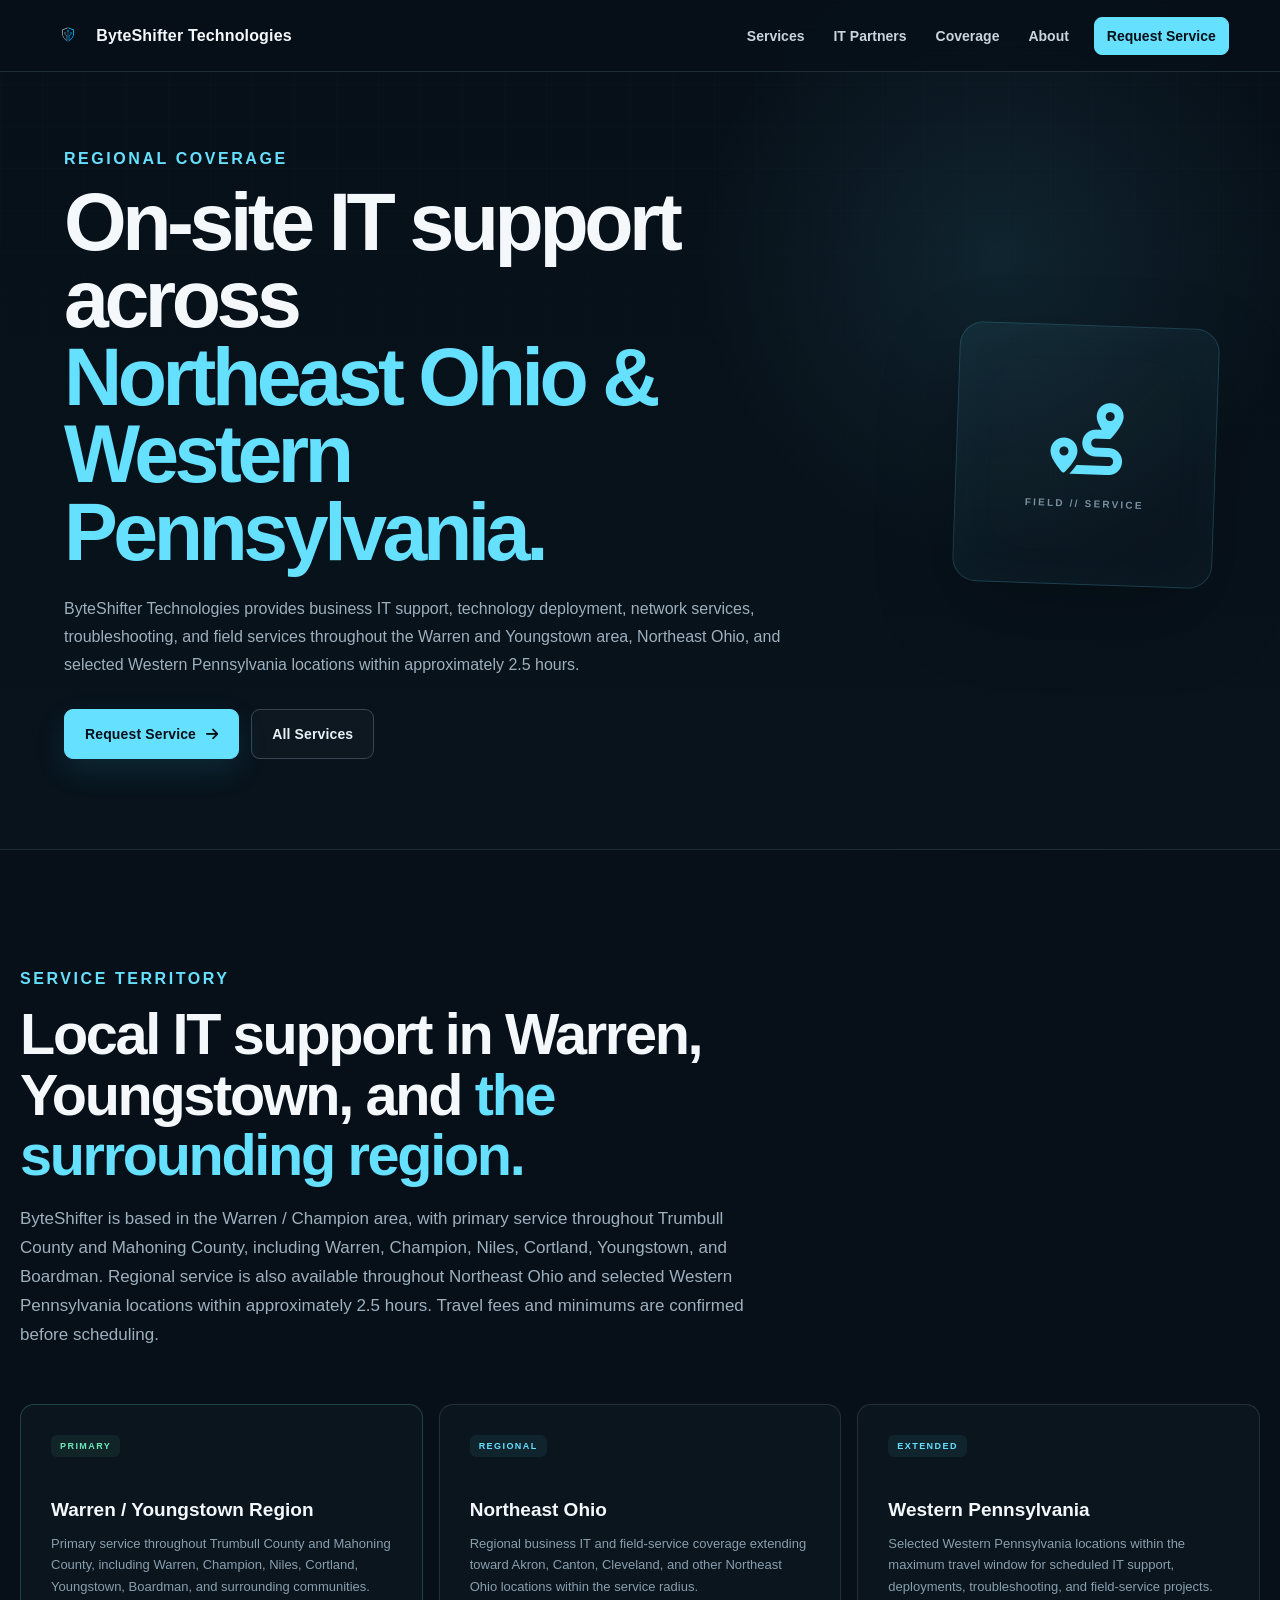
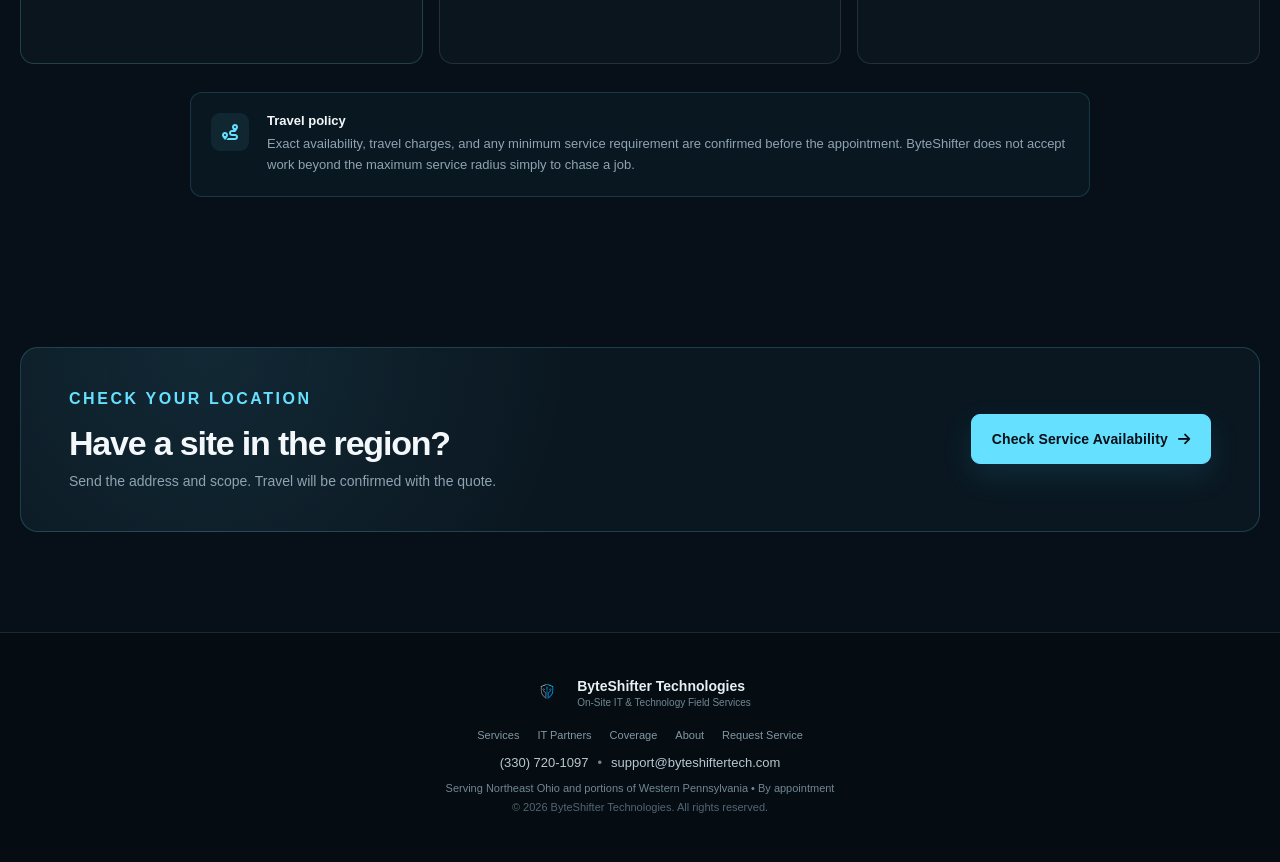
<file: service-area.html>
<!DOCTYPE html>
<html lang="en">

<head>
  <!-- Google tag (gtag.js) -->
  <script async src="https://www.googletagmanager.com/gtag/js?id=G-D34SG2NJJD"></script>
  <script>window.dataLayer = window.dataLayer || []; function gtag() { dataLayer.push(arguments) } gtag('js', new Date()); gtag('config', 'G-D34SG2NJJD');</script>
  <meta charset="UTF-8">
  <meta name="viewport" content="width=device-width,initial-scale=1.0">
  <title>On-Site IT Support Service Area | Warren &amp; Youngstown Ohio | ByteShifter Technologies</title>
  <meta name="description"
    content="On-site IT support and field services in Warren, Youngstown, Trumbull County, Mahoning County, Northeast Ohio, and selected Western Pennsylvania locations.">
  <meta name="author" content="ByteShifter Technologies">
  <meta name="robots" content="index, follow">
  <link rel="canonical" href="https://byteshiftertech.com/service-area.html">
  <meta property="og:title" content="On-Site IT Support Service Area | ByteShifter Technologies">
  <meta property="og:description"
    content="On-site IT support and technology field services serving Warren, Youngstown, Trumbull County, Mahoning County, Northeast Ohio, and selected Western Pennsylvania locations.">
  <meta property="og:type" content="website">
  <meta property="og:url" content="https://byteshiftertech.com/service-area.html">
  <meta property="og:image" content="https://byteshiftertech.com/images/byteshifter-icon.png">
  <meta name="twitter:card" content="summary_large_image">
  <meta name="twitter:title" content="On-Site IT Support Service Area | ByteShifter Technologies">
  <meta name="twitter:description"
    content="On-site IT support and technology field services serving Warren, Youngstown, Trumbull County, Mahoning County, Northeast Ohio, and selected Western Pennsylvania locations.">
  <meta name="twitter:image" content="https://byteshiftertech.com/images/byteshifter-icon.png">
  <link rel="icon" type="image/png" href="images/byteshifter-icon.png">
  <link rel="preconnect" href="https://cdnjs.cloudflare.com">
  <link rel="stylesheet" href="https://cdnjs.cloudflare.com/ajax/libs/font-awesome/6.7.2/css/all.min.css">
  <link rel="stylesheet" href="styles.css">
  <script>(function (c, l, a, r, i, t, y) { c[a] = c[a] || function () { (c[a].q = c[a].q || []).push(arguments) }; t = l.createElement(r); t.async = 1; t.src = "https://www.clarity.ms/tag/" + i; y = l.getElementsByTagName(r)[0]; y.parentNode.insertBefore(t, y) })(window, document, "clarity", "script", "xnawzfg4y6");</script>
</head>

<body class="field-site field-page">
  <nav class="fs-nav" aria-label="Primary navigation">
    <a href="index.html" class="nav-brand"><img src="images/byteshifter-icon.png"
        alt="ByteShifter Technologies icon"><span>ByteShifter Technologies</span></a>
    <button class="nav-toggle" aria-label="Open navigation menu" aria-expanded="false"><i
        class="fa-solid fa-bars"></i></button>
    <div class="nav-links">
      <a href="services.html">Services</a><a href="it-partners.html">IT Partners</a><a
        href="service-area.html">Coverage</a><a href="about.html">About</a><a href="contact.html"
        class="nav-cta">Request Service</a>
    </div>
  </nav>
  <main>
    <section class="page-hero">
      <div class="page-hero-grid" aria-hidden="true"></div>
      <div class="page-hero-inner">
        <div>
          <p class="fs-kicker">Regional Coverage</p>
          <h1>On-site IT support across<br><span>Northeast Ohio &amp; Western Pennsylvania.</span></h1>
          <p class="page-lead">ByteShifter Technologies provides business IT support, technology deployment,
            network services, troubleshooting, and field services throughout the Warren and Youngstown area,
            Northeast Ohio, and selected Western Pennsylvania locations within approximately 2.5 hours.</p>
          <div class="page-actions"><a class="fs-button fs-button-primary" href="contact.html">Request Service <i
                class="fa-solid fa-arrow-right"></i></a><a class="fs-button fs-button-secondary"
              href="services.html">All Services</a></div>
        </div>
        <div class="page-hero-mark"><i class="fa-solid fa-route"></i><span>FIELD // SERVICE</span></div>
      </div>
    </section>
    <section class="fs-section">
      <div class="fs-section-heading">
        <p class="fs-kicker">Service Territory</p>
        <h2>Local IT support in Warren, Youngstown, and <span>the surrounding region.</span></h2>
        <p>ByteShifter is based in the Warren / Champion area, with primary service throughout Trumbull County
          and Mahoning County, including Warren, Champion, Niles, Cortland, Youngstown, and Boardman.
          Regional service is also available throughout Northeast Ohio and selected Western Pennsylvania
          locations within approximately 2.5 hours. Travel fees and minimums are confirmed before scheduling.</p>
      </div>
      <div class="coverage-page-grid">
        <div class="coverage-zone local"><span class="zone-code">PRIMARY</span>
          <h3>Warren / Youngstown Region</h3>
          <p>Primary service throughout Trumbull County and Mahoning County, including Warren, Champion,
            Niles, Cortland, Youngstown, Boardman, and surrounding communities.</p>
        </div>
        <div class="coverage-zone regional"><span class="zone-code">REGIONAL</span>
          <h3>Northeast Ohio</h3>
          <p>Regional business IT and field-service coverage extending toward Akron, Canton, Cleveland,
            and other Northeast Ohio locations within the service radius.</p>
        </div>
        <div class="coverage-zone extended"><span class="zone-code">EXTENDED</span>
          <h3>Western Pennsylvania</h3>
          <p>Selected Western Pennsylvania locations within the maximum travel window for scheduled
            IT support, deployments, troubleshooting, and field-service projects.</p>
        </div>
      </div>
      <div class="scope-note wide"><i class="fa-solid fa-route"></i>
        <div><strong>Travel policy</strong>
          <p>Exact availability, travel charges, and any minimum service requirement are confirmed before the
            appointment. ByteShifter does not accept work beyond the maximum service radius simply to chase a job.</p>
        </div>
      </div>
    </section>
    <section class="page-cta">
      <div>
        <p class="fs-kicker">Check Your Location</p>
        <h2>Have a site in the region?</h2>
        <p>Send the address and scope. Travel will be confirmed with the quote.</p>
      </div><a class="fs-button fs-button-primary" href="contact.html">Check Service Availability <i
          class="fa-solid fa-arrow-right"></i></a>
    </section>
  </main>
  <footer class="fs-footer">
    <div class="fs-footer-brand"><img src="images/byteshifter-icon.png" alt="ByteShifter Technologies icon">
      <div><strong>ByteShifter Technologies</strong><small>On-Site IT & Technology Field Services</small></div>
    </div>
    <div class="fs-footer-links"><a href="services.html">Services</a><a href="it-partners.html">IT Partners</a><a
        href="service-area.html">Coverage</a><a href="about.html">About</a><a href="contact.html">Request Service</a>
    </div>
    <div class="fs-footer-contact"><a href="tel:+13307201097">(330) 720-1097</a><span>•</span><a
        href="mailto:support@byteshiftertech.com">support@byteshiftertech.com</a></div>
    <p>Serving Northeast Ohio and portions of Western Pennsylvania • By appointment</p>
    <p class="fs-copyright">© 2026 ByteShifter Technologies. All rights reserved.</p>
  </footer>
  <script src="site.js"></script>
</body>

</html>
</file>
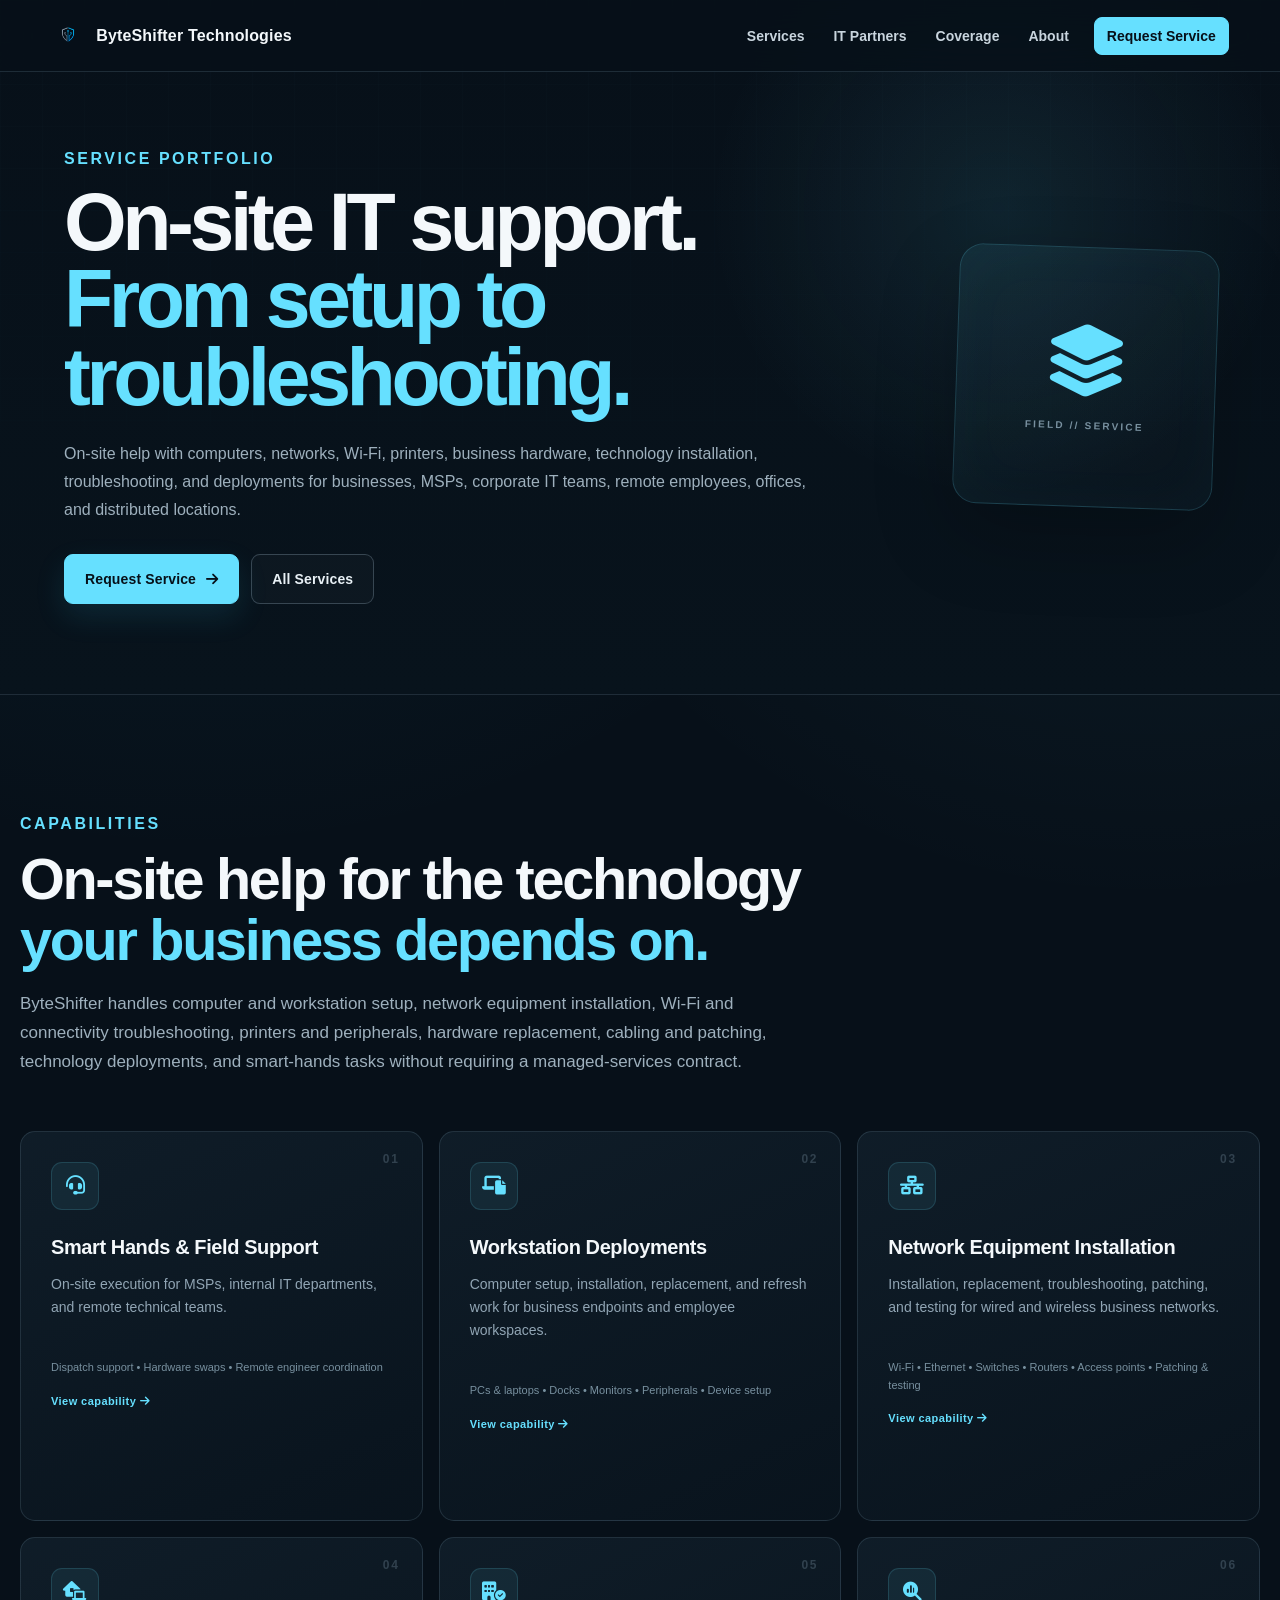
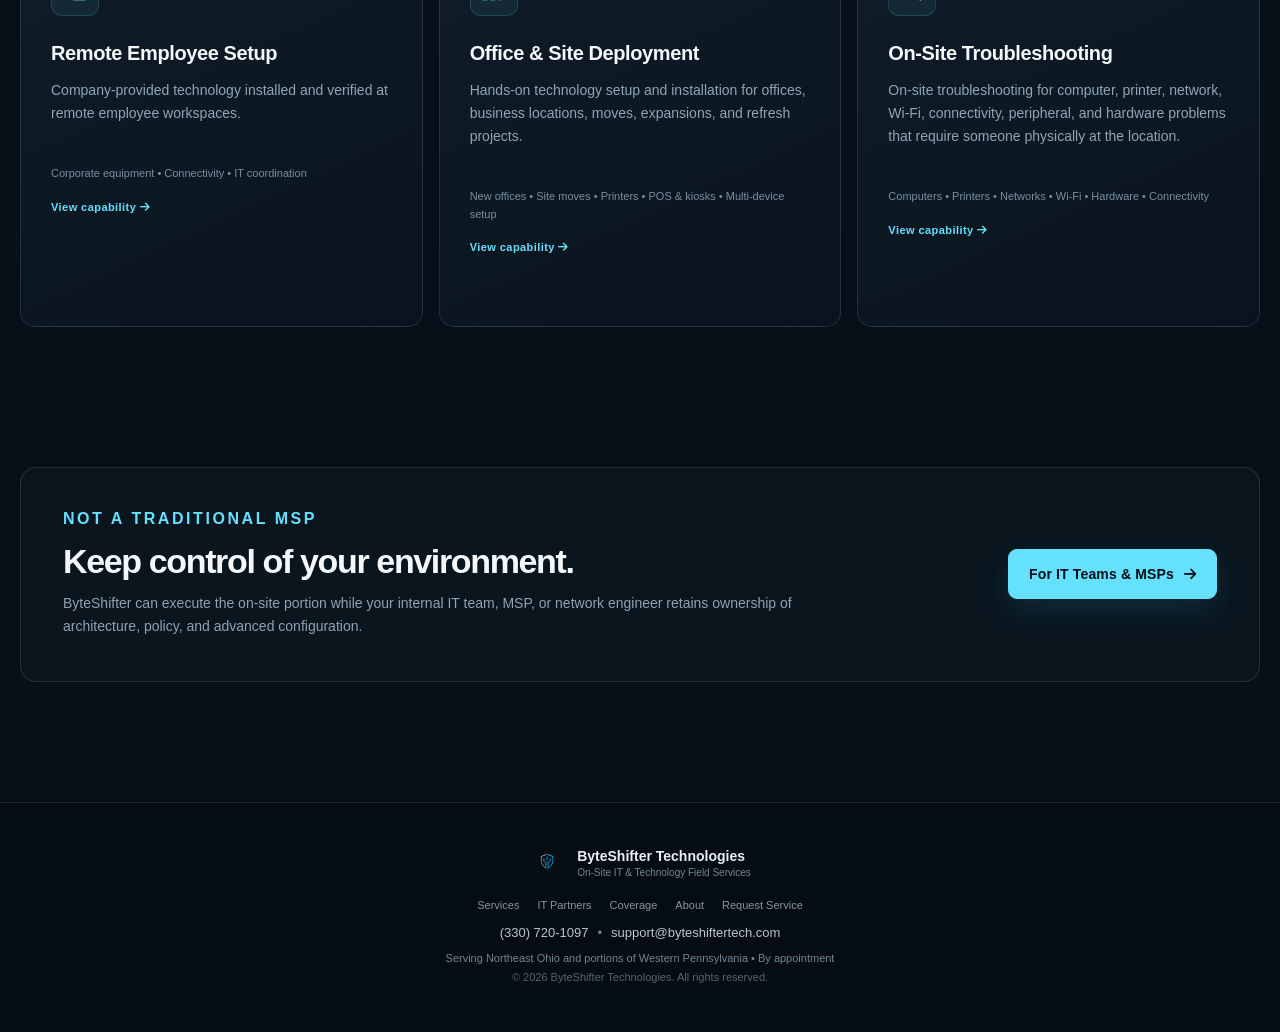
<file: services.html>
<!DOCTYPE html>
<html lang="en">

<head>
  <!-- Google tag (gtag.js) -->
  <script async src="https://www.googletagmanager.com/gtag/js?id=G-D34SG2NJJD"></script>
  <script>window.dataLayer = window.dataLayer || []; function gtag() { dataLayer.push(arguments) } gtag('js', new Date()); gtag('config', 'G-D34SG2NJJD');</script>
  <meta charset="UTF-8">
  <meta name="viewport" content="width=device-width,initial-scale=1.0">
  <title>On-Site IT Services in Northeast Ohio | ByteShifter Technologies</title>
  <meta name="description"
    content="On-site IT services in Northeast Ohio and Western Pennsylvania including computer setup, Wi-Fi and network troubleshooting, printers, hardware installation, smart hands, and technology deployments.">
  <meta name="author" content="ByteShifter Technologies">
  <meta name="robots" content="index, follow">

  <link rel="canonical" href="https://byteshiftertech.com/services.html">
  <meta property="og:title" content="On-Site IT Services | ByteShifter Technologies">
  <meta property="og:description"
    content="On-site business IT support for computers, networks, Wi-Fi, printers, hardware installation, smart hands, troubleshooting, and technology deployments across Northeast Ohio and Western Pennsylvania.">
  <meta property="og:type" content="website">
  <meta property="og:url" content="https://byteshiftertech.com/services.html">
  <meta property="og:image" content="https://byteshiftertech.com/images/byteshifter-icon.png">
  <meta name="twitter:card" content="summary_large_image">
  <meta name="twitter:title" content="On-Site IT Services | ByteShifter Technologies">
  <meta name="twitter:description"
    content="On-site business IT support for computers, networks, Wi-Fi, printers, hardware installation, troubleshooting, smart hands, and technology deployments.">
  <meta name="twitter:image" content="https://byteshiftertech.com/images/byteshifter-icon.png">
  <link rel="icon" type="image/png" href="images/byteshifter-icon.png">
  <link rel="preconnect" href="https://cdnjs.cloudflare.com">
  <link rel="stylesheet" href="https://cdnjs.cloudflare.com/ajax/libs/font-awesome/6.7.2/css/all.min.css">
  <link rel="stylesheet" href="styles.css">
  <script>(function (c, l, a, r, i, t, y) { c[a] = c[a] || function () { (c[a].q = c[a].q || []).push(arguments) }; t = l.createElement(r); t.async = 1; t.src = "https://www.clarity.ms/tag/" + i; y = l.getElementsByTagName(r)[0]; y.parentNode.insertBefore(t, y) })(window, document, "clarity", "script", "xnawzfg4y6");</script>
</head>

<body class="field-site field-page">
  <nav class="fs-nav" aria-label="Primary navigation">
    <a href="index.html" class="nav-brand"><img src="images/byteshifter-icon.png"
        alt="ByteShifter Technologies icon"><span>ByteShifter Technologies</span></a>
    <button class="nav-toggle" aria-label="Open navigation menu" aria-expanded="false"><i
        class="fa-solid fa-bars"></i></button>
    <div class="nav-links">
      <a href="services.html">Services</a><a href="it-partners.html">IT Partners</a><a
        href="service-area.html">Coverage</a><a href="about.html">About</a><a href="contact.html"
        class="nav-cta">Request Service</a>
    </div>
  </nav>
  <main>
    <section class="page-hero">
      <div class="page-hero-grid" aria-hidden="true"></div>
      <div class="page-hero-inner">
        <div>
          <p class="fs-kicker">Service Portfolio</p>
          <h1>On-site IT support.<br><span>From setup to troubleshooting.</span></h1>
          <p class="page-lead">On-site help with computers, networks, Wi-Fi, printers, business hardware,
            technology installation, troubleshooting, and deployments for businesses, MSPs, corporate IT teams,
            remote employees, offices, and distributed locations.</p>
          <div class="page-actions"><a class="fs-button fs-button-primary" href="contact.html">Request Service <i
                class="fa-solid fa-arrow-right"></i></a><a class="fs-button fs-button-secondary"
              href="services.html">All Services</a></div>
        </div>
        <div class="page-hero-mark"><i class="fa-solid fa-layer-group"></i><span>FIELD // SERVICE</span></div>
      </div>
    </section>
    <section class="fs-section">
      <div class="fs-section-heading">
        <p class="fs-kicker">Capabilities</p>
        <h2>On-site help for the technology <span>your business depends on.</span></h2>
        <p>ByteShifter handles computer and workstation setup, network equipment installation, Wi-Fi and connectivity
          troubleshooting, printers and peripherals, hardware replacement, cabling and patching, technology deployments,
          and smart-hands tasks without requiring a managed-services contract.</p>
      </div>
      <div class="fs-service-grid"><a class="fs-service-card service-link-card" href="smart-hands.html">
          <div class="fs-card-number">01</div>
          <div class="fs-service-icon"><i class="fa-solid fa-headset"></i></div>
          <h3>Smart Hands & Field Support</h3>
          <p>On-site execution for MSPs, internal IT departments, and remote technical teams.</p>
          <div class="service-card-meta">Dispatch support • Hardware swaps • Remote engineer coordination</div><span
            class="service-card-arrow">View capability <i class="fa-solid fa-arrow-right"></i></span>
        </a><a class="fs-service-card service-link-card" href="workstation-deployments.html">
          <div class="fs-card-number">02</div>
          <div class="fs-service-icon"><i class="fa-solid fa-laptop-file"></i></div>
          <h3>Workstation Deployments</h3>
          <p>Computer setup, installation, replacement, and refresh work for business endpoints and employee workspaces.
          </p>
          <div class="service-card-meta">PCs & laptops • Docks • Monitors • Peripherals • Device setup</div><span
            class="service-card-arrow">View capability <i class="fa-solid fa-arrow-right"></i></span>
        </a><a class="fs-service-card service-link-card" href="network-field-services.html">
          <div class="fs-card-number">03</div>
          <div class="fs-service-icon"><i class="fa-solid fa-network-wired"></i></div>
          <h3>Network Equipment Installation</h3>
          <p>Installation, replacement, troubleshooting, patching, and testing for wired and wireless business networks.
          </p>
          <div class="service-card-meta">Wi-Fi • Ethernet • Switches • Routers • Access points • Patching & testing
          </div><span class="service-card-arrow">View capability <i class="fa-solid fa-arrow-right"></i></span>
        </a><a class="fs-service-card service-link-card" href="remote-employee-setup.html">
          <div class="fs-card-number">04</div>
          <div class="fs-service-icon"><i class="fa-solid fa-house-laptop"></i></div>
          <h3>Remote Employee Setup</h3>
          <p>Company-provided technology installed and verified at remote employee workspaces.</p>
          <div class="service-card-meta">Corporate equipment • Connectivity • IT coordination</div><span
            class="service-card-arrow">View capability <i class="fa-solid fa-arrow-right"></i></span>
        </a><a class="fs-service-card service-link-card" href="office-site-deployment.html">
          <div class="fs-card-number">05</div>
          <div class="fs-service-icon"><i class="fa-solid fa-building-circle-check"></i></div>
          <h3>Office & Site Deployment</h3>
          <p>Hands-on technology setup and installation for offices, business locations, moves, expansions, and refresh
            projects.</p>
          <div class="service-card-meta">New offices • Site moves • Printers • POS & kiosks • Multi-device setup</div>
          <span class="service-card-arrow">View capability <i class="fa-solid fa-arrow-right"></i></span>
        </a><a class="fs-service-card service-link-card" href="onsite-troubleshooting.html">
          <div class="fs-card-number">06</div>
          <div class="fs-service-icon"><i class="fa-solid fa-magnifying-glass-chart"></i></div>
          <h3>On-Site Troubleshooting</h3>
          <p>On-site troubleshooting for computer, printer, network, Wi-Fi, connectivity, peripheral, and hardware
            problems
            that require someone physically at the location.</p>
          <div class="service-card-meta">Computers • Printers • Networks • Wi-Fi • Hardware • Connectivity</div><span
            class="service-card-arrow">View capability <i class="fa-solid fa-arrow-right"></i></span>
        </a></div>
    </section>
    <section class="fs-section split-callout">
      <div class="split-callout-inner">
        <div>
          <p class="fs-kicker">Not a traditional MSP</p>
          <h2>Keep control of your environment.</h2>
          <p>ByteShifter can execute the on-site portion while your internal IT team, MSP, or network engineer retains
            ownership of architecture, policy, and advanced configuration.</p>
        </div><a class="fs-button fs-button-primary" href="it-partners.html">For IT Teams & MSPs <i
            class="fa-solid fa-arrow-right"></i></a>
      </div>
    </section>
  </main>
  <footer class="fs-footer">
    <div class="fs-footer-brand"><img src="images/byteshifter-icon.png" alt="ByteShifter Technologies icon">
      <div><strong>ByteShifter Technologies</strong><small>On-Site IT & Technology Field Services</small></div>
    </div>
    <div class="fs-footer-links"><a href="services.html">Services</a><a href="it-partners.html">IT Partners</a><a
        href="service-area.html">Coverage</a><a href="about.html">About</a><a href="contact.html">Request Service</a>
    </div>
    <div class="fs-footer-contact"><a href="tel:+13307201097">(330) 720-1097</a><span>•</span><a
        href="mailto:support@byteshiftertech.com">support@byteshiftertech.com</a></div>
    <p>Serving Northeast Ohio and portions of Western Pennsylvania • By appointment</p>
    <p class="fs-copyright">© 2026 ByteShifter Technologies. All rights reserved.</p>
  </footer>
  <script src="site.js"></script>
</body>

</html>
</file>
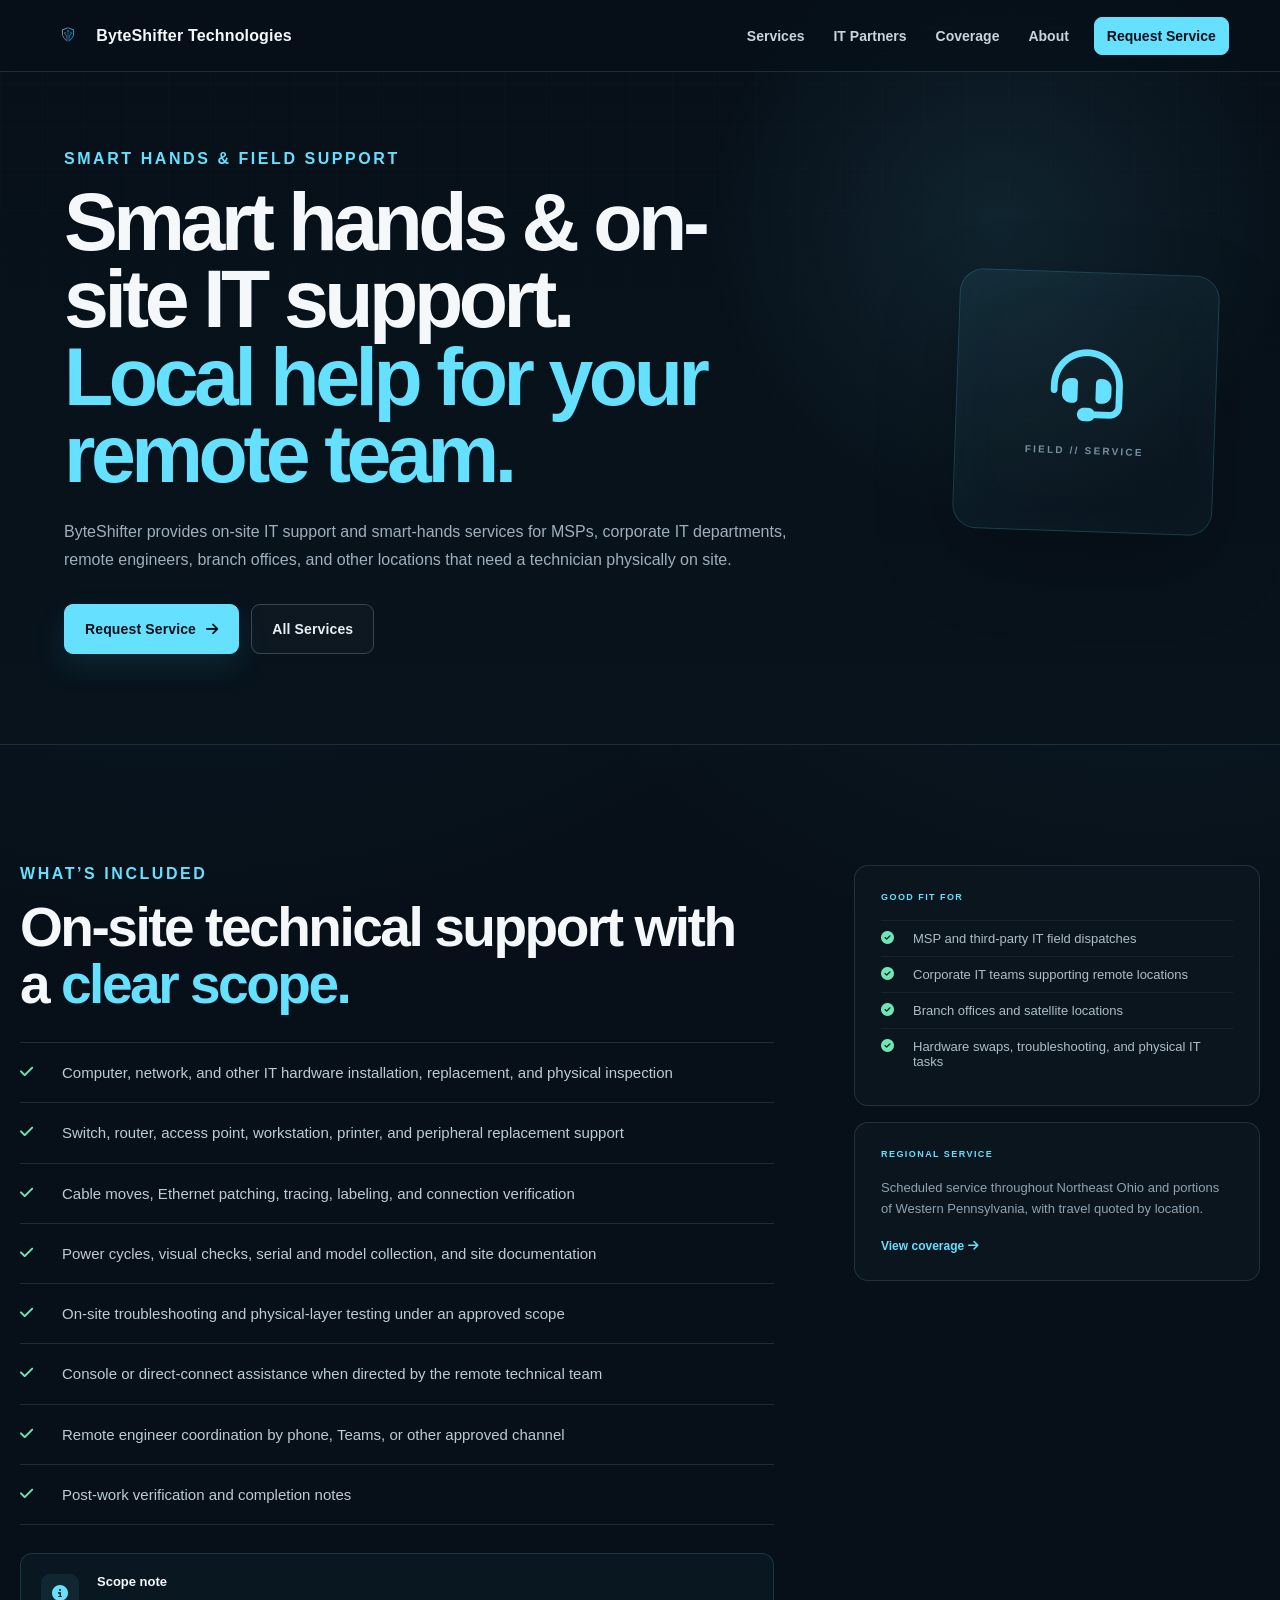
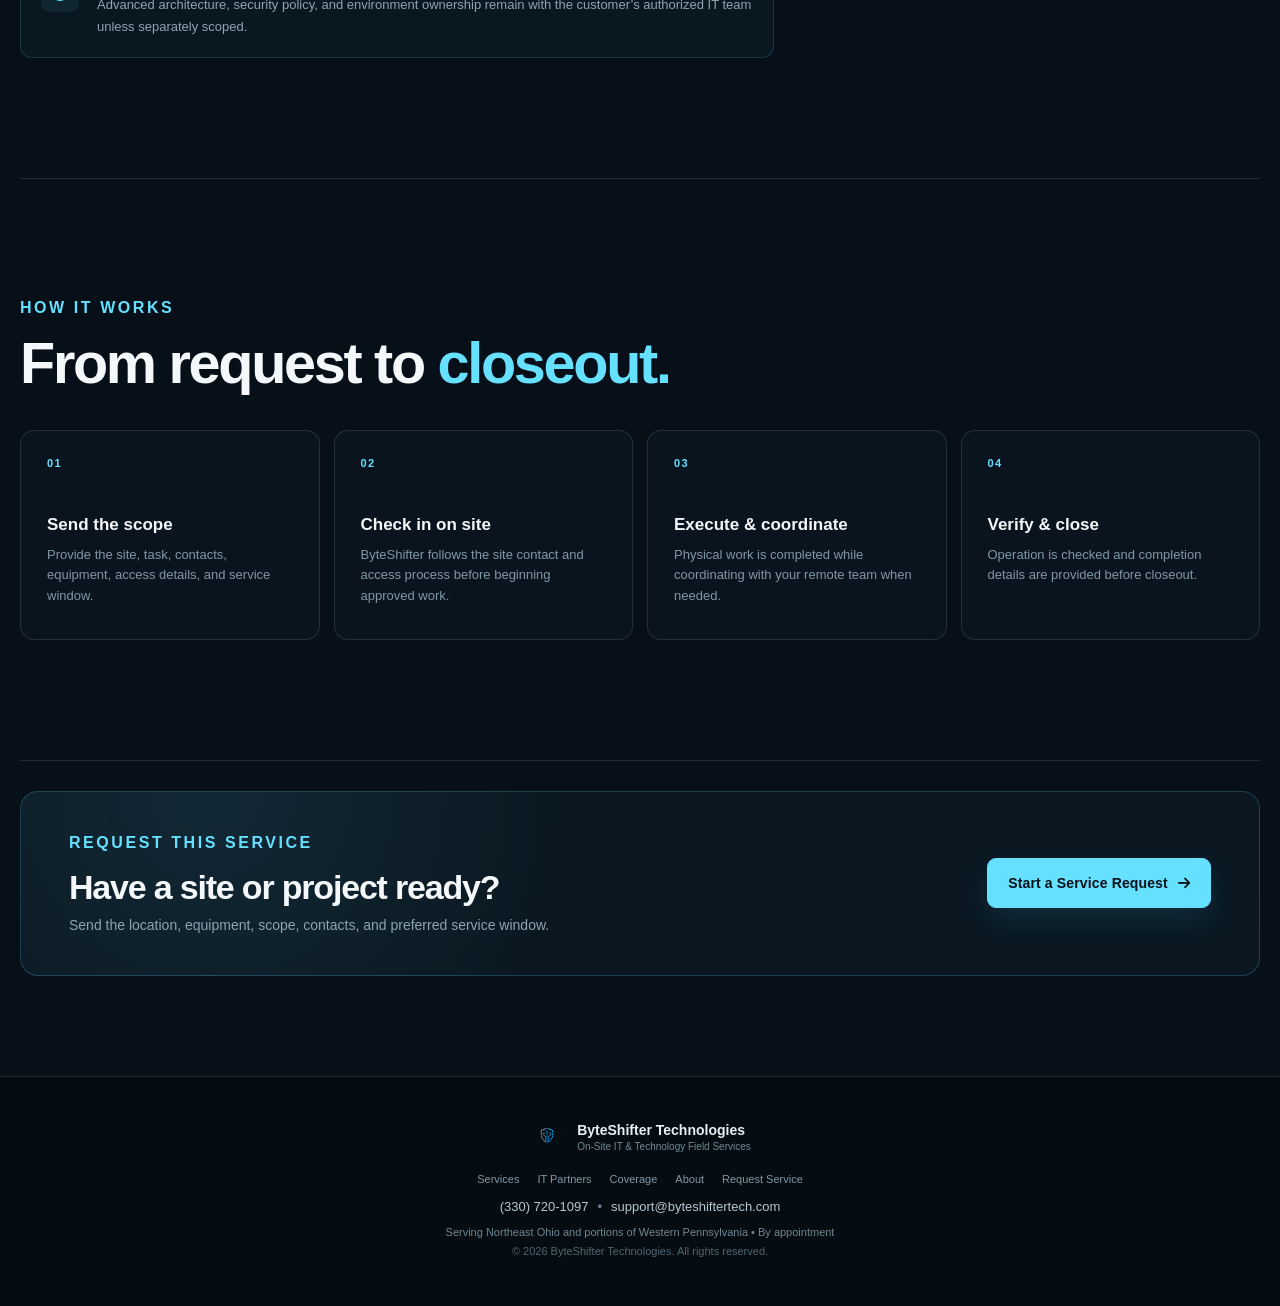
<file: smart-hands.html>
<!DOCTYPE html>
<html lang="en">

<head>
  <!-- Google tag (gtag.js) -->
  <script async src="https://www.googletagmanager.com/gtag/js?id=G-D34SG2NJJD"></script>
  <script>window.dataLayer = window.dataLayer || []; function gtag() { dataLayer.push(arguments) } gtag('js', new Date()); gtag('config', 'G-D34SG2NJJD');</script>
  <meta charset="UTF-8">
  <meta name="viewport" content="width=device-width,initial-scale=1.0">
  <title>Smart Hands & On-Site IT Support | Northeast Ohio | ByteShifter Technologies</title>
  <meta name="description"
    content="Smart hands and on-site IT support across Northeast Ohio and Western Pennsylvania. Hardware replacement, network equipment, cabling, troubleshooting, site visits, and remote IT team support.">
  <meta name="author" content="ByteShifter Technologies">
  <meta name="robots" content="index, follow">
  <link rel="canonical" href="https://byteshiftertech.com/smart-hands.html">
  <meta property="og:title" content="Smart Hands & On-Site IT Support | ByteShifter Technologies">
  <meta property="og:description"
    content="On-site technical support for MSPs, corporate IT teams, and remote engineers including hardware replacement, network equipment, cabling, troubleshooting, and field dispatches.">
  <meta property="og:type" content="website">
  <meta property="og:url" content="https://byteshiftertech.com/smart-hands.html">
  <meta property="og:image" content="https://byteshiftertech.com/images/byteshifter-icon.png">
  <meta name="twitter:card" content="summary_large_image">
  <meta name="twitter:title" content="Smart Hands & On-Site IT Support | ByteShifter Technologies">
  <meta name="twitter:description"
    content="On-site technical support for MSPs, corporate IT teams, and remote engineers including hardware replacement, network equipment, cabling, troubleshooting, and field dispatches.">
  <meta name="twitter:image" content="https://byteshiftertech.com/images/byteshifter-icon.png">
  <link rel="icon" type="image/png" href="images/byteshifter-icon.png">
  <link rel="preconnect" href="https://cdnjs.cloudflare.com">
  <link rel="stylesheet" href="https://cdnjs.cloudflare.com/ajax/libs/font-awesome/6.7.2/css/all.min.css">
  <link rel="stylesheet" href="styles.css">
  <script>(function (c, l, a, r, i, t, y) { c[a] = c[a] || function () { (c[a].q = c[a].q || []).push(arguments) }; t = l.createElement(r); t.async = 1; t.src = "https://www.clarity.ms/tag/" + i; y = l.getElementsByTagName(r)[0]; y.parentNode.insertBefore(t, y) })(window, document, "clarity", "script", "xnawzfg4y6");</script>
</head>

<body class="field-site field-page">
  <nav class="fs-nav" aria-label="Primary navigation">
    <a href="index.html" class="nav-brand"><img src="images/byteshifter-icon.png"
        alt="ByteShifter Technologies icon"><span>ByteShifter Technologies</span></a>
    <button class="nav-toggle" aria-label="Open navigation menu" aria-expanded="false"><i
        class="fa-solid fa-bars"></i></button>
    <div class="nav-links">
      <a href="services.html">Services</a><a href="it-partners.html">IT Partners</a><a
        href="service-area.html">Coverage</a><a href="about.html">About</a><a href="contact.html"
        class="nav-cta">Request Service</a>
    </div>
  </nav>
  <main>
    <section class="page-hero">
      <div class="page-hero-grid" aria-hidden="true"></div>
      <div class="page-hero-inner">
        <div>
          <p class="fs-kicker">Smart Hands & Field Support</p>
          <h1>Smart hands & on-site IT support.<br><span>Local help for your remote team.</span></h1>
          <p class="page-lead">ByteShifter provides on-site IT support and smart-hands services for MSPs,
            corporate IT departments, remote engineers, branch offices, and other locations that need a technician
            physically on site.</p>
          <div class="page-actions"><a class="fs-button fs-button-primary" href="contact.html">Request Service <i
                class="fa-solid fa-arrow-right"></i></a><a class="fs-button fs-button-secondary"
              href="services.html">All Services</a></div>
        </div>
        <div class="page-hero-mark"><i class="fa-solid fa-headset"></i><span>FIELD // SERVICE</span></div>
      </div>
    </section>
    <section class="fs-section detail-grid">
      <div class="detail-main">
        <p class="fs-kicker">What’s Included</p>
        <h2>On-site technical support with a <span>clear scope.</span></h2>
        <ul class="capability-list">
          <li><i class="fa-solid fa-check"></i><span>Computer, network, and other IT hardware installation, replacement,
              and physical inspection</span></li>
          <li><i class="fa-solid fa-check"></i><span>Switch, router, access point, workstation, printer, and peripheral
              replacement support</span></li>
          <li><i class="fa-solid fa-check"></i><span>Cable moves, Ethernet patching, tracing, labeling, and connection
              verification</span></li>
          <li><i class="fa-solid fa-check"></i><span>Power cycles, visual checks, serial and model collection, and site
              documentation</span></li>
          <li><i class="fa-solid fa-check"></i><span>On-site troubleshooting and physical-layer testing under an
              approved scope</span></li>
          <li><i class="fa-solid fa-check"></i><span>Console or direct-connect assistance when directed by the remote
              technical team</span></li>
          <li><i class="fa-solid fa-check"></i><span>Remote engineer coordination by phone, Teams, or other approved
              channel</span></li>
          <li><i class="fa-solid fa-check"></i><span>Post-work verification and completion notes</span></li>
        </ul>
        <div class="scope-note"><i class="fa-solid fa-circle-info"></i>
          <div><strong>Scope note</strong>
            <p>Advanced architecture, security policy, and environment ownership remain with the customer’s authorized
              IT team unless separately scoped.</p>
          </div>
        </div>
      </div>
      <aside class="detail-side">
        <div class="detail-side-card"><span class="mini-label">GOOD FIT FOR</span>
          <div><i class="fa-solid fa-check-circle"></i><span>MSP and third-party IT field dispatches</span></div>
          <div><i class="fa-solid fa-check-circle"></i><span>Corporate IT teams supporting remote locations</span></div>
          <div><i class="fa-solid fa-check-circle"></i><span>Branch offices and satellite locations</span></div>
          <div><i class="fa-solid fa-check-circle"></i><span>Hardware swaps, troubleshooting, and physical IT
              tasks</span></div>
        </div>
        <div class="detail-side-card"><span class="mini-label">REGIONAL SERVICE</span>
          <p>Scheduled service throughout Northeast Ohio and portions of Western Pennsylvania, with travel quoted by
            location.</p><a href="service-area.html">View coverage <i class="fa-solid fa-arrow-right"></i></a>
        </div>
      </aside>
    </section>
    <section class="fs-section process-section">
      <div class="fs-section-heading compact">
        <p class="fs-kicker">How It Works</p>
        <h2>From request to <span>closeout.</span></h2>
      </div>
      <div class="process-grid">
        <div class="process-step"><span>01</span>
          <div><strong>Send the scope</strong>
            <p>Provide the site, task, contacts, equipment, access details, and service window.</p>
          </div>
        </div>
        <div class="process-step"><span>02</span>
          <div><strong>Check in on site</strong>
            <p>ByteShifter follows the site contact and access process before beginning approved work.</p>
          </div>
        </div>
        <div class="process-step"><span>03</span>
          <div><strong>Execute & coordinate</strong>
            <p>Physical work is completed while coordinating with your remote team when needed.</p>
          </div>
        </div>
        <div class="process-step"><span>04</span>
          <div><strong>Verify & close</strong>
            <p>Operation is checked and completion details are provided before closeout.</p>
          </div>
        </div>
      </div>
    </section>
    <section class="page-cta">
      <div>
        <p class="fs-kicker">Request This Service</p>
        <h2>Have a site or project ready?</h2>
        <p>Send the location, equipment, scope, contacts, and preferred service window.</p>
      </div><a class="fs-button fs-button-primary" href="contact.html">Start a Service Request <i
          class="fa-solid fa-arrow-right"></i></a>
    </section>
  </main>
  <footer class="fs-footer">
    <div class="fs-footer-brand"><img src="images/byteshifter-icon.png" alt="ByteShifter Technologies icon">
      <div><strong>ByteShifter Technologies</strong><small>On-Site IT & Technology Field Services</small></div>
    </div>
    <div class="fs-footer-links"><a href="services.html">Services</a><a href="it-partners.html">IT Partners</a><a
        href="service-area.html">Coverage</a><a href="about.html">About</a><a href="contact.html">Request Service</a>
    </div>
    <div class="fs-footer-contact"><a href="tel:+13307201097">(330) 720-1097</a><span>•</span><a
        href="mailto:support@byteshiftertech.com">support@byteshiftertech.com</a></div>
    <p>Serving Northeast Ohio and portions of Western Pennsylvania • By appointment</p>
    <p class="fs-copyright">© 2026 ByteShifter Technologies. All rights reserved.</p>
  </footer>
  <script src="site.js"></script>
</body>

</html>
</file>
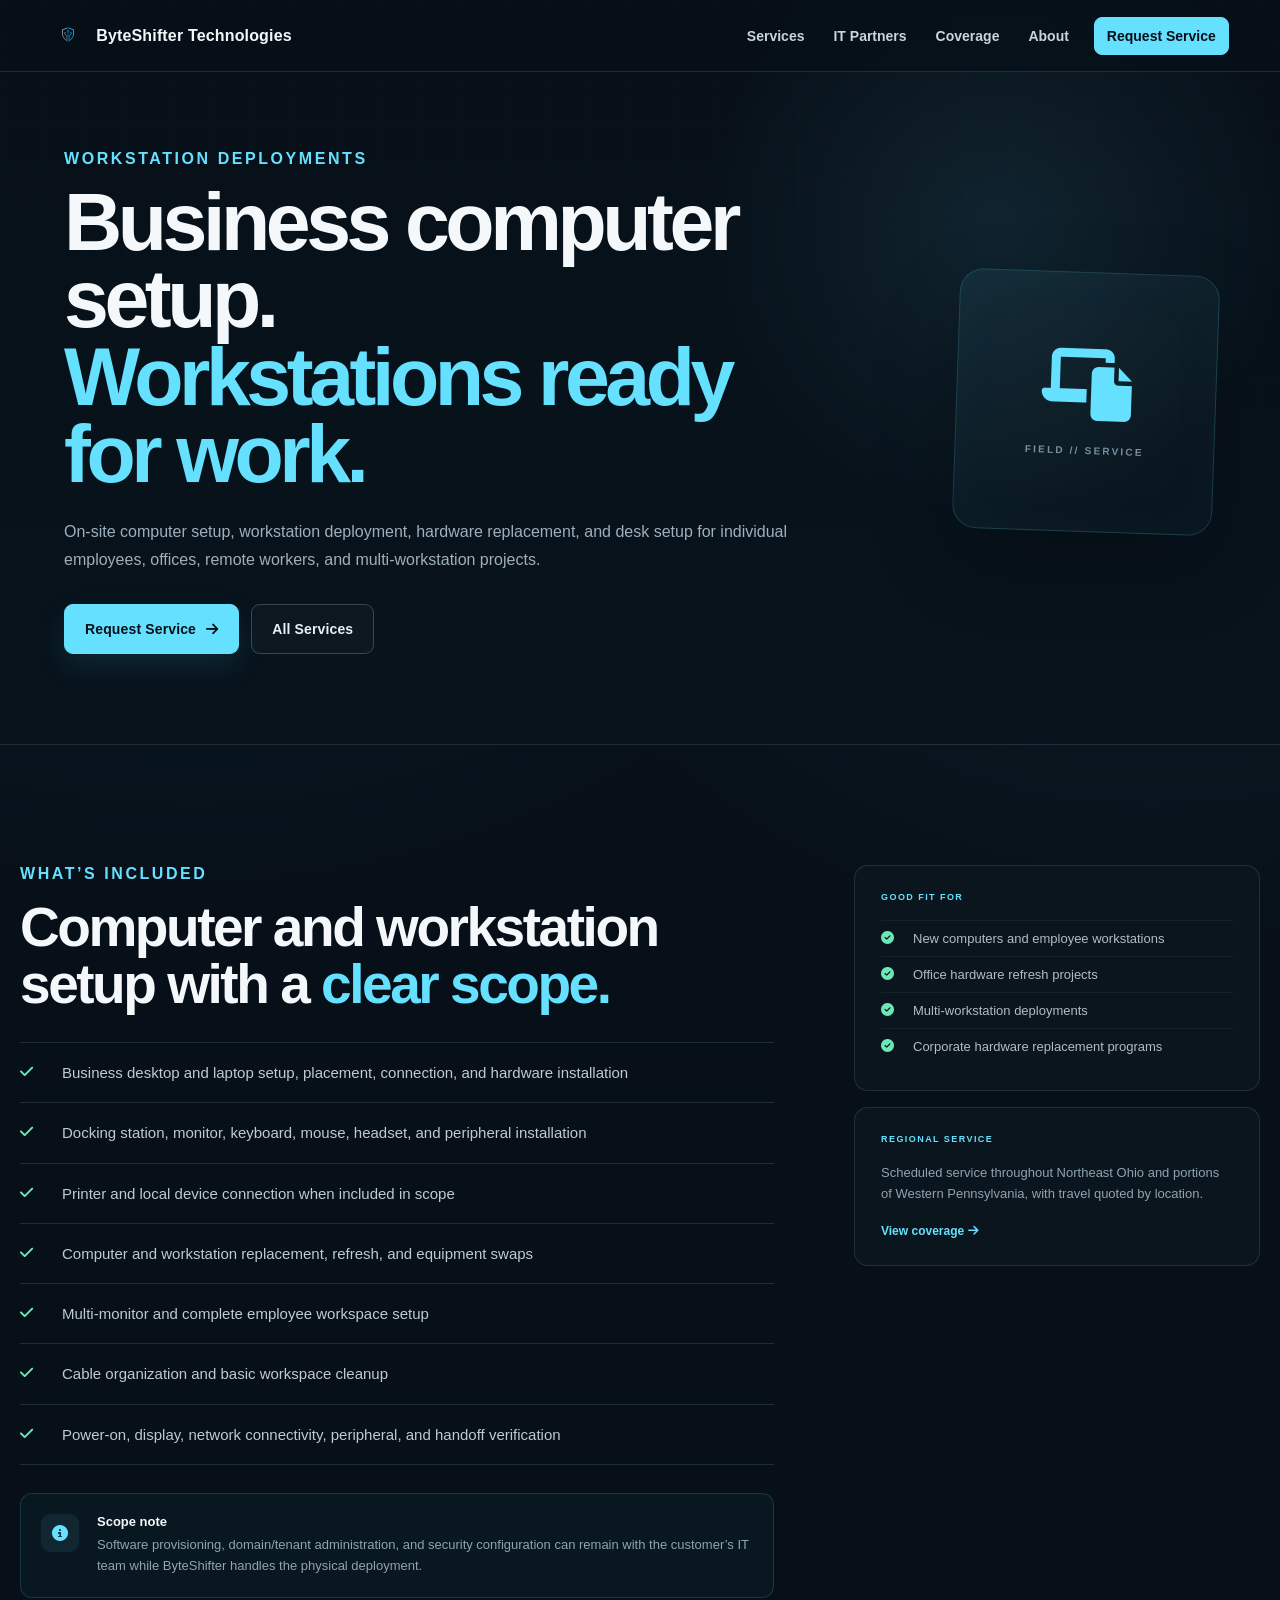
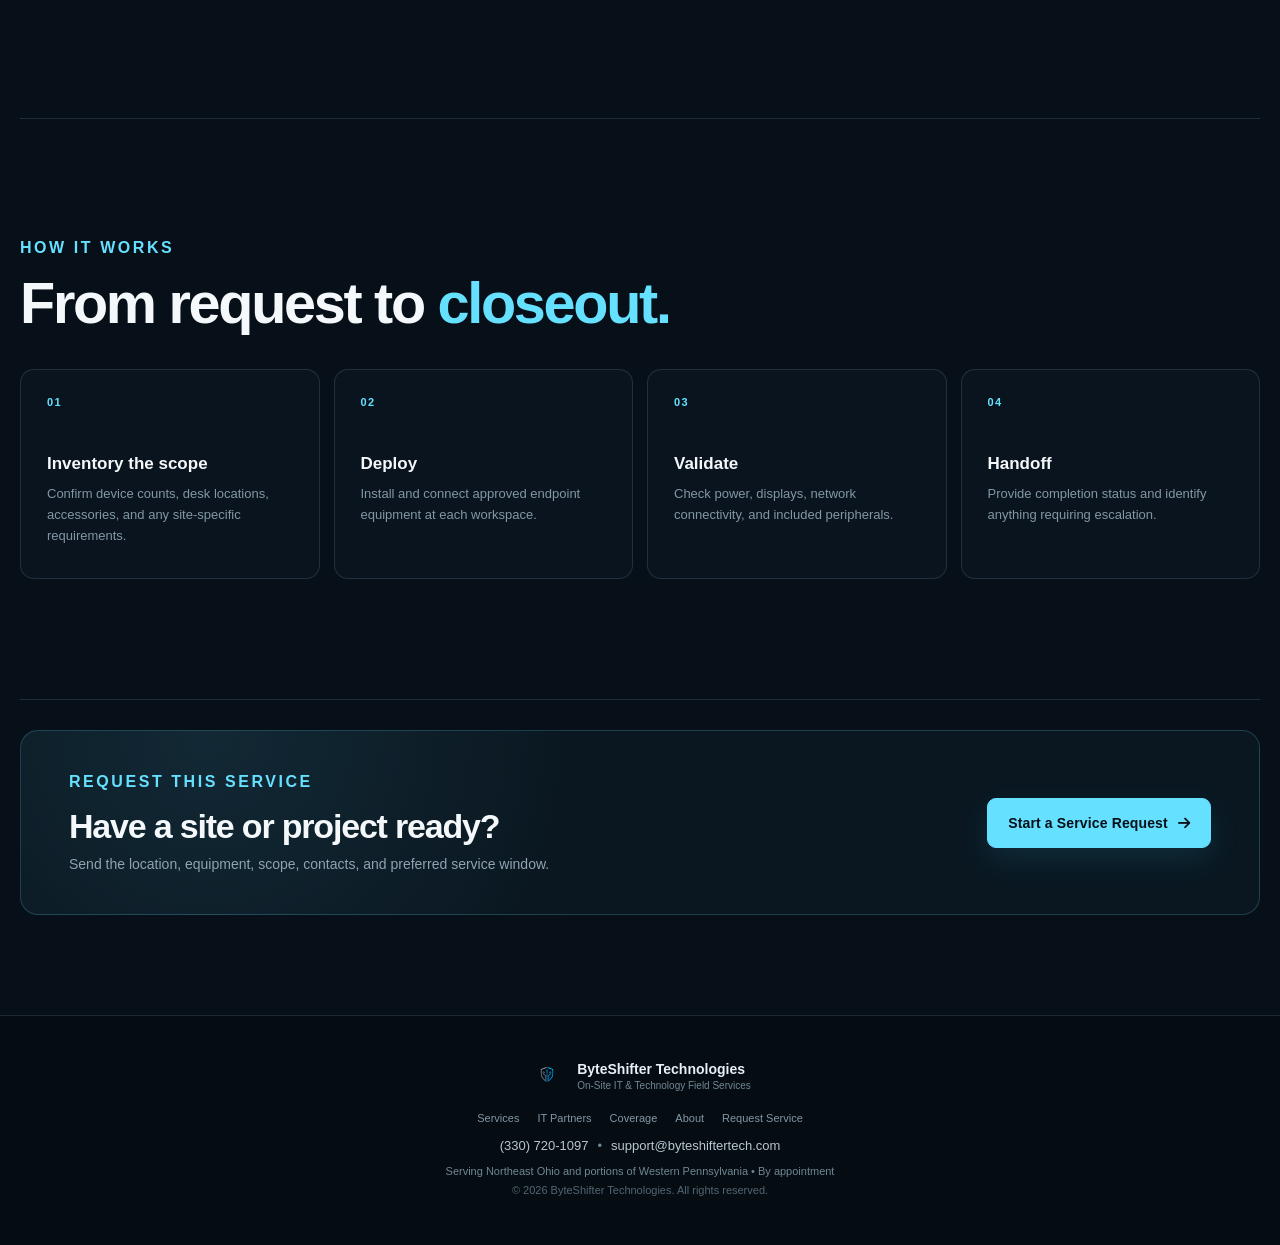
<file: workstation-deployments.html>
<!DOCTYPE html>
<html lang="en">

<head>
  <!-- Google tag (gtag.js) -->
  <script async src="https://www.googletagmanager.com/gtag/js?id=G-D34SG2NJJD"></script>
  <script>window.dataLayer = window.dataLayer || []; function gtag() { dataLayer.push(arguments) } gtag('js', new Date()); gtag('config', 'G-D34SG2NJJD');</script>
  <meta charset="UTF-8">
  <meta name="viewport" content="width=device-width,initial-scale=1.0">
  <title>Business Computer Setup & Workstation Deployment | Northeast Ohio | ByteShifter Technologies</title>
  <meta name="description"
    content="On-site business computer setup and workstation deployment across Northeast Ohio and Western Pennsylvania. Desktops, laptops, monitors, docks, printers, peripherals, hardware refreshes, and replacements.">
  <meta name="author" content="ByteShifter Technologies">
  <meta name="robots" content="index, follow">
  <link rel="canonical" href="https://byteshiftertech.com/workstation-deployments.html">
  <meta property="og:title" content="Business Computer Setup & Workstation Deployment | ByteShifter Technologies">
  <meta property="og:description"
    content="On-site computer and workstation setup including desktops, laptops, monitors, docks, printers, peripherals, hardware replacements, and office refresh projects.">
  <meta property="og:type" content="website">
  <meta property="og:url" content="https://byteshiftertech.com/workstation-deployments.html">
  <meta property="og:image" content="https://byteshiftertech.com/images/byteshifter-icon.png">
  <meta name="twitter:card" content="summary_large_image">
  <meta name="twitter:title" content="Business Computer Setup & Workstation Deployment | ByteShifter Technologies">
  <meta name="twitter:description"
    content="On-site computer and workstation setup including desktops, laptops, monitors, docks, printers, peripherals, hardware replacements, and office refresh projects.">
  <meta name="twitter:image" content="https://byteshiftertech.com/images/byteshifter-icon.png">
  <link rel="icon" type="image/png" href="images/byteshifter-icon.png">
  <link rel="preconnect" href="https://cdnjs.cloudflare.com">
  <link rel="stylesheet" href="https://cdnjs.cloudflare.com/ajax/libs/font-awesome/6.7.2/css/all.min.css">
  <link rel="stylesheet" href="styles.css">
  <script>(function (c, l, a, r, i, t, y) { c[a] = c[a] || function () { (c[a].q = c[a].q || []).push(arguments) }; t = l.createElement(r); t.async = 1; t.src = "https://www.clarity.ms/tag/" + i; y = l.getElementsByTagName(r)[0]; y.parentNode.insertBefore(t, y) })(window, document, "clarity", "script", "xnawzfg4y6");</script>
</head>

<body class="field-site field-page">
  <nav class="fs-nav" aria-label="Primary navigation">
    <a href="index.html" class="nav-brand"><img src="images/byteshifter-icon.png"
        alt="ByteShifter Technologies icon"><span>ByteShifter Technologies</span></a>
    <button class="nav-toggle" aria-label="Open navigation menu" aria-expanded="false"><i
        class="fa-solid fa-bars"></i></button>
    <div class="nav-links">
      <a href="services.html">Services</a><a href="it-partners.html">IT Partners</a><a
        href="service-area.html">Coverage</a><a href="about.html">About</a><a href="contact.html"
        class="nav-cta">Request Service</a>
    </div>
  </nav>
  <main>
    <section class="page-hero">
      <div class="page-hero-grid" aria-hidden="true"></div>
      <div class="page-hero-inner">
        <div>
          <p class="fs-kicker">Workstation Deployments</p>
          <h1>Business computer setup.<br><span>Workstations ready for work.</span></h1>
          <p class="page-lead">On-site computer setup, workstation deployment, hardware replacement, and desk setup
            for individual employees, offices, remote workers, and multi-workstation projects.</p>
          <div class="page-actions"><a class="fs-button fs-button-primary" href="contact.html">Request Service <i
                class="fa-solid fa-arrow-right"></i></a><a class="fs-button fs-button-secondary"
              href="services.html">All Services</a></div>
        </div>
        <div class="page-hero-mark"><i class="fa-solid fa-laptop-file"></i><span>FIELD // SERVICE</span></div>
      </div>
    </section>
    <section class="fs-section detail-grid">
      <div class="detail-main">
        <p class="fs-kicker">What’s Included</p>
        <h2>Computer and workstation setup with a <span>clear scope.</span></h2>
        <ul class="capability-list">
          <li><i class="fa-solid fa-check"></i><span>Business desktop and laptop setup, placement, connection, and
              hardware installation</span></li>
          <li><i class="fa-solid fa-check"></i><span>Docking station, monitor, keyboard, mouse, headset, and peripheral
              installation</span></li>
          <li><i class="fa-solid fa-check"></i><span>Printer and local device connection when included in scope</span>
          </li>
          <li><i class="fa-solid fa-check"></i><span>Computer and workstation replacement, refresh, and equipment
              swaps</span></li>
          <li><i class="fa-solid fa-check"></i><span>Multi-monitor and complete employee workspace setup</span></li>
          <li><i class="fa-solid fa-check"></i><span>Cable organization and basic workspace cleanup</span></li>
          <li><i class="fa-solid fa-check"></i><span>Power-on, display, network connectivity, peripheral, and handoff
              verification</span></li>
        </ul>
        <div class="scope-note"><i class="fa-solid fa-circle-info"></i>
          <div><strong>Scope note</strong>
            <p>Software provisioning, domain/tenant administration, and security configuration can remain with the
              customer’s IT team while ByteShifter handles the physical deployment.</p>
          </div>
        </div>
      </div>
      <aside class="detail-side">
        <div class="detail-side-card"><span class="mini-label">GOOD FIT FOR</span>
          <div><i class="fa-solid fa-check-circle"></i><span>New computers and employee workstations</span></div>
          <div><i class="fa-solid fa-check-circle"></i><span>Office hardware refresh projects</span></div>
          <div><i class="fa-solid fa-check-circle"></i><span>Multi-workstation deployments</span></div>
          <div><i class="fa-solid fa-check-circle"></i><span>Corporate hardware replacement programs</span></div>
        </div>
        <div class="detail-side-card"><span class="mini-label">REGIONAL SERVICE</span>
          <p>Scheduled service throughout Northeast Ohio and portions of Western Pennsylvania, with travel quoted by
            location.</p><a href="service-area.html">View coverage <i class="fa-solid fa-arrow-right"></i></a>
        </div>
      </aside>
    </section>
    <section class="fs-section process-section">
      <div class="fs-section-heading compact">
        <p class="fs-kicker">How It Works</p>
        <h2>From request to <span>closeout.</span></h2>
      </div>
      <div class="process-grid">
        <div class="process-step"><span>01</span>
          <div><strong>Inventory the scope</strong>
            <p>Confirm device counts, desk locations, accessories, and any site-specific requirements.</p>
          </div>
        </div>
        <div class="process-step"><span>02</span>
          <div><strong>Deploy</strong>
            <p>Install and connect approved endpoint equipment at each workspace.</p>
          </div>
        </div>
        <div class="process-step"><span>03</span>
          <div><strong>Validate</strong>
            <p>Check power, displays, network connectivity, and included peripherals.</p>
          </div>
        </div>
        <div class="process-step"><span>04</span>
          <div><strong>Handoff</strong>
            <p>Provide completion status and identify anything requiring escalation.</p>
          </div>
        </div>
      </div>
    </section>
    <section class="page-cta">
      <div>
        <p class="fs-kicker">Request This Service</p>
        <h2>Have a site or project ready?</h2>
        <p>Send the location, equipment, scope, contacts, and preferred service window.</p>
      </div><a class="fs-button fs-button-primary" href="contact.html">Start a Service Request <i
          class="fa-solid fa-arrow-right"></i></a>
    </section>
  </main>
  <footer class="fs-footer">
    <div class="fs-footer-brand"><img src="images/byteshifter-icon.png" alt="ByteShifter Technologies icon">
      <div><strong>ByteShifter Technologies</strong><small>On-Site IT & Technology Field Services</small></div>
    </div>
    <div class="fs-footer-links"><a href="services.html">Services</a><a href="it-partners.html">IT Partners</a><a
        href="service-area.html">Coverage</a><a href="about.html">About</a><a href="contact.html">Request Service</a>
    </div>
    <div class="fs-footer-contact"><a href="tel:+13307201097">(330) 720-1097</a><span>•</span><a
        href="mailto:support@byteshiftertech.com">support@byteshiftertech.com</a></div>
    <p>Serving Northeast Ohio and portions of Western Pennsylvania • By appointment</p>
    <p class="fs-copyright">© 2026 ByteShifter Technologies. All rights reserved.</p>
  </footer>
  <script src="site.js"></script>
</body>

</html>
</file>
<file: styles.css>
html {
    scroll-behavior: smooth;
}
body {
    margin: 0;
    font-family: Arial, sans-serif;
    background: #0b0f14;
    color: white;
    text-align: center;
    padding: 120px 20px 80px;
}

h1 {
    font-size: 42px;
    margin-bottom: 10px;
}

p {
    font-size: 20px;
}
.logo {
    width: 220px;
    max-width: 80%;
    margin-bottom: 20px;
    border-radius: 12px;
}
.cta-button {
    display: inline-block;
    margin-top: 20px;
    padding: 12px 24px;
    color: white;
    text-decoration: none;
    border: 1px solid #66e0ff;
    border-radius: 8px;
}
#services {
    margin-top: 70px;
    padding: 40px 20px;
}

#services h2 {
    font-size: 36px;
    margin-bottom: 30px;
}

 .service-card {
    margin: 0;
    padding: 24px;
    background: #111820;
    border: 1px solid #24313d;
    border-radius: 12px;
    transition: transform 0.2s ease, border-color 0.2s ease;
}
.services-grid {
    display: grid;
    grid-template-columns: repeat(3, minmax(0, 1fr));
    gap: 20px;
    max-width: 1200px;
    margin: 0 auto;
}

@media (max-width: 900px) {
    .services-grid {
        grid-template-columns: 1fr;
    }
}



.service-card:hover {
    transform: translateY(-5px);
    border-color: #66e0ff;
}
#about {
    max-width: 950px;
    margin: 60px auto 0;
    padding: 40px 20px;
    scroll-margin-top: 60px;
}

#about h2 {
    margin-bottom: 20px;
    font-size: 36px;
}

#about p {
    margin: 0 auto 18px;
    color: #c9d4dd;
    font-size: 18px;
    line-height: 1.7;
}

@media (max-width: 600px) {
    #about h2 {
        font-size: 30px;
    }
}
#contact {
    margin: 60px auto 0;
    padding: 50px 20px 180px;
}

#contact h2 {
    font-size: 36px;
    margin-bottom: 20px;
}

#contact p {
    font-size: 18px;
    margin-bottom: 10px;
    color: #c9d4dd;
}
nav {
    position: fixed;
    top: 0;
    left: 0;
    width: 100%;
    padding: 16px 24px;
    background: rgba(11, 15, 20, 0.95);
    border-bottom: 1px solid #24313d;
    box-sizing: border-box;
    z-index: 1000;

    display: flex;
    justify-content: space-between;
    align-items: center;
}

.nav-brand {
    font-weight: bold;
    font-size: 18px;
}

.nav-links {
    display: flex;
    flex-wrap: wrap;
    justify-content: flex-end;
    gap: 6px;
}

.nav-links a {
    margin: 0;
    padding: 8px 10px;
    color: white;
    font-size: 15px;
    text-decoration: none;
    border-radius: 6px;
}

.nav-links a:hover {
    color: #66e0ff;
    background: #111820;
}
 footer {
    padding: 32px 20px;
    color: #8f9aa3;
    background: #090d12;
    border-top: 1px solid #24313d;
}

footer p {
    margin: 6px 0;
    font-size: 14px;
}

.footer-contact {
    display: flex;
    justify-content: center;
    flex-wrap: wrap;
    gap: 8px;
}

.footer-contact a {
    color: #c9d4dd;
    text-decoration: none;
}

.footer-contact a:hover {
    color: #66e0ff;
}

.footer-area {
    color: #6f7b84;
}
@media (max-width: 600px) {
    body {
        padding-left: 12px;
        padding-right: 12px;
    }

    h1 {
        font-size: 32px;
    }

    .logo {
        width: 180px;
    }

    #services h2,
    #about h2,
    #contact h2 {
        font-size: 30px;
    }
}
   

.nav-brand {
    font-size: 16px;
}

nav-links {
    justify-content: center;
}

.nav-links a {
    margin: 0;
    padding: 5px 7px;
    font-size: 13px;
}

.cta-button {
    transition: background 0.2s ease, color 0.2s ease;
}

.cta-button:hover {
    background: #66e0ff;
    color: #0b0f14;
}
.hero-description {
    max-width: 650px;
    margin: 16px auto 0;
    font-size: 18px;
    line-height: 1.6;
    color: #c9d4dd;
}
.service-area {
    margin-top: 10px;
    font-size: 16px;
    color: #8f9aa3;
}
#services,
#why-choose,
#pricing,
#process,
#guarantee,
#faq,
#about,
#contact {
    scroll-margin-top: 50px;
}
#pricing {
    margin: 60px auto 0;
    padding: 40px 20px;
    
}

#pricing h2 {
    font-size: 36px;
    margin-bottom: 15px;
}

.pricing-note,
.parts-note {
    max-width: 850px;
    margin: 0 auto 30px;
    color: #c9d4dd;
    font-size: 17px;
    line-height: 1.6;
}

.pricing-accordion {
    max-width: 950px;
    margin: 0 auto 30px;
    text-align: left;
}

.price-category {
    margin-bottom: 16px;
    overflow: hidden;
    background: #111820;
    border: 1px solid #24313d;
    border-radius: 12px;
}

.price-category summary {
    display: flex;
    justify-content: space-between;
    align-items: center;
    gap: 20px;
    padding: 22px 24px;
    color: white;
    font-size: 20px;
    font-weight: bold;
    cursor: pointer;
    list-style: none;
    transition: background 0.2s ease, color 0.2s ease;
}

.price-category summary::-webkit-details-marker {
    display: none;
}

.price-category summary::after {
    content: "+";
    color: #38bdf8;
    font-size: 28px;
    line-height: 1;
}

.price-category[open] summary::after {
    content: "−";
}

.price-category summary:hover {
    background: #17212b;
    color: #66e0ff;
}

.summary-price {
    margin-left: auto;
    color: #66e0ff;
    font-size: 22px;
}

.price-details {
    padding: 0 24px 24px;
    color: #c9d4dd;
    border-top: 1px solid #24313d;
}

.price-details h3 {
    margin-top: 24px;
    color: white;
    font-size: 18px;
}

.price-details ul {
    padding-left: 22px;
    line-height: 1.8;
}

.addon-row {
    display: flex;
    justify-content: space-between;
    gap: 20px;
    padding: 13px 0;
    border-bottom: 1px solid #24313d;
}

.addon-row strong {
    color: #66e0ff;
    text-align: right;
    white-space: nowrap;
}

.price-warning {
    padding: 14px;
    background: #0b0f14;
    border-left: 3px solid #66e0ff;
    border-radius: 6px;
}

@media (max-width: 600px) {
    #pricing h2 {
        font-size: 30px;
    }

    .price-category summary {
        padding: 18px 16px;
        font-size: 17px;
    }

    .summary-price {
        font-size: 18px;
    }

    .price-details {
        padding: 0 16px 20px;
    }

    .addon-row {
        flex-direction: column;
        gap: 5px;
    }

    .addon-row strong {
        text-align: left;
        white-space: normal;
    }
}
.contact-options {
    display: flex;
    justify-content: center;
    gap: 20px;
    max-width: 800px;
    margin: 30px auto 0;
}

.contact-card {
    display: flex;
    flex-direction: column;
    align-items: center;
    gap: 8px;
    width: 100%;
    padding: 22px;
    color: #c9d4dd;
    text-decoration: none;
    background: #111820;
    border: 1px solid #24313d;
    border-radius: 12px;
    cursor: pointer;
    transition: transform 0.2s ease, border-color 0.2s ease, color 0.2s ease;
}

.contact-card:hover {
    color: #38bdf8;
    transform: translateY(-3px);
    border-color: #66e0ff;
}

.contact-card:focus {
    outline: 2px solid #38bdf8;
    outline-offset: 4px;
}

.contact-card i {
    font-size: 2rem;
    color: #38bdf8;
    margin-bottom: 8px;
}

.contact-title {
    color: white;
    font-size: 20px;
    font-weight: bold;
}

@media (max-width: 600px) {
    .contact-options {
        flex-direction: column;
        max-width: 320px;
    }

    .contact-card {
        width: auto;
        padding: 18px 16px;
    }
}
#why-choose {
    margin: 60px auto 0;
    padding: 40px 20px;
    scroll-margin-top: 60px;
}

#why-choose h2 {
    margin-bottom: 30px;
    font-size: 36px;
}

.trust-grid {
    display: grid;
    grid-template-columns: repeat(3, minmax(0, 1fr));
    gap: 20px;
    max-width: 1200px;
    margin: 0 auto;
}

.trust-card {
    padding: 26px 24px;
    background: #111820;
    border: 1px solid #24313d;
    border-radius: 12px;
    transition: transform 0.2s ease, border-color 0.2s ease;
}

.trust-card:hover {
    transform: translateY(-5px);
    border-color: #66e0ff;
}

.trust-card i {
    margin-bottom: 10px;
    color: #38bdf8;
    font-size: 32px;
}

.trust-card h3 {
    margin: 10px 0 14px;
    font-size: 22px;
}

.trust-card p {
    margin: 0;
    color: #c9d4dd;
    font-size: 17px;
    line-height: 1.55;
}

@media (max-width: 900px) {
    .trust-grid {
        grid-template-columns: 1fr;
    }
}

@media (max-width: 600px) {
    #why-choose h2 {
        font-size: 30px;
    }
}
#process {
    margin: 60px auto 0;
    padding: 40px 20px;
    scroll-margin-top: 60px;
}

#process h2 {
    margin-bottom: 30px;
    font-size: 36px;
}

.process-grid {
    display: grid;
    grid-template-columns: repeat(5, minmax(0, 1fr));
    gap: 16px;
    max-width: 1250px;
    margin: 0 auto;
}

.process-card {
    padding: 24px 18px;
    background: #111820;
    border: 1px solid #24313d;
    border-radius: 12px;
}

.process-number {
    display: inline-flex;
    justify-content: center;
    align-items: center;
    width: 42px;
    height: 42px;
    color: #0b0f14;
    font-size: 20px;
    font-weight: bold;
    background: #66e0ff;
    border-radius: 50%;
}

.process-card h3 {
    margin: 16px 0 10px;
    font-size: 19px;
}

.process-card p {
    margin: 0;
    color: #c9d4dd;
    font-size: 16px;
    line-height: 1.5;
}

@media (max-width: 1000px) {
    .process-grid {
        grid-template-columns: repeat(2, minmax(0, 1fr));
    }
}

@media (max-width: 600px) {
    #process h2 {
        font-size: 30px;
    }

    .process-grid {
        grid-template-columns: 1fr;
    }
}
#guarantee {
    margin: 60px auto;
    max-width: 1000px;
    padding: 0 20px;
}

.guarantee-box {
    display: flex;
    align-items: center;
    gap: 30px;
    padding: 30px;
    text-align: left;
    background: #111820;
    border: 1px solid #38bdf8;
    border-radius: 14px;
}

.guarantee-box i {
    font-size: 54px;
    color: #38bdf8;
}

.guarantee-box h2 {
    margin-top: 0;
    margin-bottom: 15px;
    font-size: 30px;
}

.guarantee-box p {
    margin: 0;
    color: #c9d4dd;
    line-height: 1.7;
}

.guarantee-small {
    margin-top: 15px !important;
    font-size: 15px !important;
    color: #8f9aa3 !important;
}

@media (max-width: 700px) {
    .guarantee-box {
        flex-direction: column;
        text-align: center;
    }

    .guarantee-box i {
        font-size: 48px;
    }
}
#faq {
    margin: 60px auto 0;
    padding: 40px 20px;
    scroll-margin-top: 60px;
}

#faq h2 {
    margin-bottom: 30px;
    font-size: 36px;
}

.faq-list {
    max-width: 950px;
    margin: 0 auto;
    text-align: left;
}

.faq-list details {
    margin-bottom: 14px;
    overflow: hidden;
    background: #111820;
    border: 1px solid #24313d;
    border-radius: 10px;
}

.faq-list summary {
    padding: 18px 20px;
    font-size: 18px;
    font-weight: bold;
    cursor: pointer;
}

.faq-list details[open] summary {
    color: #66e0ff;
    border-bottom: 1px solid #24313d;
}

.faq-list p {
    margin: 0;
    padding: 18px 20px;
    color: #c9d4dd;
    font-size: 16px;
    line-height: 1.6;
}

@media (max-width: 600px) {
    #faq h2 {
        font-size: 30px;
    }
}
.contact-details {
    display: grid;
    grid-template-columns: repeat(3, minmax(0, 1fr));
    gap: 18px;
    max-width: 1000px;
    margin: 30px auto 0;
}

.contact-details > div {
    display: flex;
    flex-direction: column;
    gap: 8px;
    padding: 20px;
    color: #c9d4dd;
    background: #0f151c;
    border: 1px solid #24313d;
    border-radius: 10px;
}

.contact-details i {
    color: #38bdf8;
    font-size: 24px;
}

.contact-details strong {
    color: white;
}

.contact-note {
    margin-top: 28px !important;
    color: #8f9aa3 !important;
    font-size: 15px !important;
}

@media (max-width: 700px) {
    .contact-details {
        grid-template-columns: 1fr;
        max-width: 320px;
    }
}
.hero-tagline {
    max-width: 850px;
    margin: 0 auto;
    font-size: 26px;
    font-weight: bold;
    line-height: 1.35;
}

.hero-actions {
    display: flex;
    justify-content: center;
    flex-wrap: wrap;
    gap: 14px;
    margin-top: 26px;
}

.cta-secondary {
    border-color: #52606b;
}

.service-area i {
    margin-right: 6px;
    color: #38bdf8;
}

@media (max-width: 600px) {
    .hero-tagline {
        font-size: 21px;
    }
}
.service-icon {
    margin-bottom: 10px;
    color: #38bdf8;
    font-size: 34px;
}
.nav-links a.active {
    color: #66e0ff;
    background: #111820;
}
.service-page {
    max-width: 1200px;
    margin: 0 auto;
}

.service-hero {
    max-width: 900px;
    margin: 0 auto;
    padding: 120px 20px 80px;
}

.service-page-icon {
    color: #38bdf8;
    font-size: 52px;
}

.service-hero h1 {
    margin-top: 18px;
}

.service-hero p {
    max-width: 750px;
    margin: 0 auto;
    color: #c9d4dd;
    line-height: 1.7;
}

.service-page-section {
    margin: 0 auto;
    padding: 80px 20px;
}

.service-page-section h2 {
    font-size: 36px;
}

.service-detail-grid {
    display: grid;
    grid-template-columns: repeat(3, minmax(0, 1fr));
    gap: 20px;
    max-width: 1100px;
    margin: 0 auto;
}

.service-detail-card {
    padding: 24px;
    text-align: left;
    background: #111820;
    border: 1px solid #24313d;
    border-radius: 12px;
}

.service-detail-card h3 {
    margin-top: 0;
    color: white;
}

.service-detail-card p {
    margin-bottom: 0;
    color: #c9d4dd;
    font-size: 17px;
    line-height: 1.6;
}

.service-process ol {
    max-width: 750px;
    margin: 0 auto;
    padding-left: 24px;
    color: #c9d4dd;
    text-align: left;
    font-size: 18px;
    line-height: 1.9;
}

.service-price-list {
    max-width: 750px;
    margin: 0 auto 25px;
    text-align: left;
}

.service-price-list div {
    display: flex;
    justify-content: space-between;
    gap: 20px;
    padding: 16px 0;
    border-bottom: 1px solid #24313d;
}

.service-price-list strong {
    color: #66e0ff;
    text-align: right;
}

.service-page-contact {
    margin: 60px auto 80px;
    padding: 40px 20px;
    background: #111820;
    border: 1px solid #24313d;
    border-radius: 14px;
}

.service-page-contact .cta-button {
    margin: 15px 6px 0;
}

@media (max-width: 900px) {
    .service-detail-grid {
        grid-template-columns: 1fr;
    }
}

@media (max-width: 600px) {
    .service-page-section h2 {
        font-size: 30px;
    }

    .service-price-list div {
        flex-direction: column;
        gap: 5px;
    }

    .service-price-list strong {
        text-align: left;
    }
}
.service-card-link {
    color: inherit;
    text-decoration: none;
}
.service-link-text {
    display: inline-block;
    margin-top: 18px;
    color: #66e0ff;
    font-size: 15px;
    font-weight: bold;
}

.service-card-link:hover .service-link-text {
    text-decoration: underline;
}
.section-intro{
    max-width:700px;
    margin:0 auto 40px;
    color:#c9d4dd;
    font-size:18px;
    line-height:1.7;
}

.service-card-link{
    display:block;
    color:inherit;
    text-decoration:none;
}

.service-card-link:hover{
    transform:translateY(-6px);
    border-color:#66e0ff;
    box-shadow:0 12px 30px rgba(102,224,255,.12);
}

.service-link-text{
    display:inline-flex;
    align-items:center;
    gap:8px;
    margin-top:20px;
    font-weight:600;
    color:#66e0ff;
}
/* Common Problems Section */

#common-problems {
    max-width: 1250px;
    margin: 80px auto 0;
    padding: 50px 20px;
    scroll-margin-top: 110px;
}

#common-problems h2 {
    margin: 8px 0 18px;
    font-size: 38px;
}

.section-label {
    margin: 0;
    color: #66e0ff;
    font-size: 14px;
    font-weight: bold;
    letter-spacing: 1.5px;
    text-transform: uppercase;
}

.problem-grid {
    display: grid;
    grid-template-columns: repeat(2, minmax(0, 1fr));
    gap: 20px;
    max-width: 1150px;
    margin: 0 auto;
}

.problem-card {
    display: flex;
    align-items: flex-start;
    gap: 20px;
    min-height: 175px;
    padding: 26px;
    color: inherit;
    text-align: left;
    text-decoration: none;
    background: linear-gradient(145deg, #111820, #0f151c);
    border: 1px solid #24313d;
    border-radius: 14px;
    box-sizing: border-box;
    transition:
        transform 0.25s ease,
        border-color 0.25s ease,
        box-shadow 0.25s ease,
        background 0.25s ease;
}

.problem-card:hover {
    transform: translateY(-6px);
    background: linear-gradient(145deg, #141d26, #101820);
    border-color: #66e0ff;
    box-shadow: 0 16px 35px rgba(102, 224, 255, 0.1);
}

.problem-icon {
    display: flex;
    flex: 0 0 auto;
    justify-content: center;
    align-items: center;
    width: 58px;
    height: 58px;
    color: #66e0ff;
    font-size: 25px;
    background: rgba(102, 224, 255, 0.08);
    border: 1px solid rgba(102, 224, 255, 0.2);
    border-radius: 12px;
    transition:
        background 0.25s ease,
        color 0.25s ease,
        transform 0.25s ease;
}

.problem-card:hover .problem-icon {
    color: #0b0f14;
    background: #66e0ff;
    transform: scale(1.05);
}

.problem-content {
    display: flex;
    flex-direction: column;
    height: 100%;
}

.problem-content h3 {
    margin: 2px 0 10px;
    color: white;
    font-size: 21px;
    line-height: 1.3;
}

.problem-content p {
    margin: 0;
    color: #c9d4dd;
    font-size: 16px;
    line-height: 1.6;
}

.problem-content span {
    display: inline-flex;
    align-items: center;
    gap: 8px;
    margin-top: auto;
    padding-top: 18px;
    color: #66e0ff;
    font-size: 14px;
    font-weight: bold;
}

.problem-content span i {
    font-size: 12px;
    transition: transform 0.2s ease;
}

.problem-card:hover .problem-content span i {
    transform: translateX(4px);
}

.problem-help {
    display: flex;
    align-items: center;
    gap: 18px;
    max-width: 1100px;
    margin: 28px auto 0;
    padding: 22px 24px;
    text-align: left;
    background: #0f151c;
    border: 1px solid #24313d;
    border-left: 4px solid #66e0ff;
    border-radius: 10px;
    box-sizing: border-box;
}

.problem-help > i {
    flex: 0 0 auto;
    color: #66e0ff;
    font-size: 30px;
}

.problem-help div {
    flex: 1;
}

.problem-help strong {
    color: white;
    font-size: 18px;
}

.problem-help p {
    margin: 5px 0 0;
    color: #aebac4;
    font-size: 15px;
    line-height: 1.5;
}

.problem-help a {
    flex: 0 0 auto;
    padding: 11px 18px;
    color: #0b0f14;
    font-size: 14px;
    font-weight: bold;
    text-decoration: none;
    background: #66e0ff;
    border-radius: 7px;
    transition: transform 0.2s ease, background 0.2s ease;
}

.problem-help a:hover {
    background: white;
    transform: translateY(-2px);
}

@media (max-width: 850px) {
    .problem-grid {
        grid-template-columns: 1fr;
    }
}

@media (max-width: 650px) {
    #common-problems {
        margin-top: 60px;
        padding: 40px 8px;
    }

    #common-problems h2 {
        font-size: 30px;
    }

    .problem-card {
        gap: 15px;
        min-height: auto;
        padding: 21px 18px;
    }

    .problem-icon {
        width: 48px;
        height: 48px;
        font-size: 21px;
    }

    .problem-content h3 {
        font-size: 18px;
    }

    .problem-content p {
        font-size: 15px;
    }

    .problem-help {
        flex-direction: column;
        align-items: center;
        padding: 22px 18px;
        text-align: center;
    }

    .problem-help a {
        width: 100%;
        box-sizing: border-box;
        text-align: center;
    }
}
/* Popular Services */

.popular-services {
    max-width: 1150px;
    margin: 55px auto 0;
    padding-top: 35px;
    border-top: 1px solid #24313d;
}

.popular-services h3 {
    margin: 8px 0 24px;
    font-size: 28px;
}

.popular-services-grid {
    display: grid;
    grid-template-columns: repeat(3, minmax(0, 1fr));
    gap: 14px;
}

.popular-service-link {
    display: flex;
    align-items: center;
    gap: 14px;
    padding: 18px 20px;
    color: white;
    text-align: left;
    text-decoration: none;
    background: #0f151c;
    border: 1px solid #24313d;
    border-radius: 10px;
    transition:
        transform 0.2s ease,
        border-color 0.2s ease,
        background 0.2s ease,
        box-shadow 0.2s ease;
}

.popular-service-link i {
    display: flex;
    justify-content: center;
    align-items: center;
    width: 38px;
    height: 38px;
    flex: 0 0 auto;
    color: #66e0ff;
    font-size: 18px;
    background: rgba(102, 224, 255, 0.08);
    border-radius: 8px;
}

.popular-service-link span {
    font-size: 16px;
    font-weight: bold;
}

.popular-service-link:hover {
    transform: translateY(-3px);
    background: #141d26;
    border-color: #66e0ff;
    box-shadow: 0 10px 24px rgba(102, 224, 255, 0.08);
}

@media (max-width: 850px) {
    .popular-services-grid {
        grid-template-columns: repeat(2, minmax(0, 1fr));
    }
}

@media (max-width: 550px) {
    .popular-services {
        margin-top: 40px;
        padding-top: 30px;
    }

    .popular-services h3 {
        font-size: 24px;
    }

    .popular-services-grid {
        grid-template-columns: 1fr;
    }

    .popular-service-link {
        padding: 16px 18px;
    }
}
/* Service Completion Summary */

#service-summary {
    max-width: 1250px;
    margin: 60px auto 0;
    padding: 50px 20px;
    scroll-margin-top: 110px;
}

#service-summary h2 {
    margin: 8px 0 18px;
    font-size: 36px;
}

.service-summary-grid {
    display: grid;
    grid-template-columns: repeat(3, minmax(0, 1fr));
    gap: 20px;
    max-width: 1150px;
    margin: 0 auto;
}

.service-summary-card {
    padding: 26px 22px;
    background: #111820;
    border: 1px solid #24313d;
    border-radius: 12px;
    transition:
        transform 0.2s ease,
        border-color 0.2s ease,
        box-shadow 0.2s ease;
}

.service-summary-card:hover {
    transform: translateY(-5px);
    border-color: #66e0ff;
    box-shadow: 0 12px 28px rgba(102, 224, 255, 0.08);
}

.service-summary-card i {
    margin-bottom: 14px;
    color: #38bdf8;
    font-size: 32px;
}

.service-summary-card h3 {
    margin: 0 0 12px;
    font-size: 21px;
}

.service-summary-card p {
    margin: 0;
    color: #c9d4dd;
    font-size: 16px;
    line-height: 1.6;
}

@media (max-width: 900px) {
    .service-summary-grid {
        grid-template-columns: repeat(2, minmax(0, 1fr));
    }
}

@media (max-width: 600px) {
    #service-summary {
        padding: 40px 8px;
    }

    #service-summary h2 {
        font-size: 30px;
    }

    .service-summary-grid {
        grid-template-columns: 1fr;
    }

    .service-summary-card {
        padding: 22px 18px;
    }
}
/* Service Area Section */

#service-area-details {
    max-width: 1200px;
    margin: 60px auto 0;
    padding: 50px 20px;
    scroll-margin-top: 110px;
}

#service-area-details h2 {
    margin: 8px 0 18px;
    font-size: 36px;
}

.service-area-layout {
    display: grid;
    grid-template-columns: minmax(0, 1.05fr) minmax(0, 1fr);
    gap: 24px;
    max-width: 1100px;
    margin: 0 auto;
}

.service-area-main {
    display: flex;
    flex-direction: column;
    justify-content: center;
    padding: 34px;
    text-align: left;
    background: linear-gradient(145deg, #111820, #0f151c);
    border: 1px solid #24313d;
    border-radius: 14px;
}

.service-area-main > i {
    margin-bottom: 18px;
    color: #66e0ff;
    font-size: 42px;
}

.service-area-main h3 {
    margin: 0 0 14px;
    font-size: 25px;
}

.service-area-main p {
    margin: 0;
    color: #c9d4dd;
    font-size: 17px;
    line-height: 1.7;
}

.service-area-main .service-area-note {
    margin-top: 18px;
    color: #8f9aa3;
    font-size: 15px;
}

.service-area-options {
    display: grid;
    gap: 16px;
}

.service-area-option {
    display: flex;
    align-items: flex-start;
    gap: 18px;
    padding: 22px;
    text-align: left;
    background: #111820;
    border: 1px solid #24313d;
    border-radius: 12px;
    transition:
        transform 0.2s ease,
        border-color 0.2s ease,
        box-shadow 0.2s ease;
}

.service-area-option:hover {
    transform: translateY(-3px);
    border-color: #66e0ff;
    box-shadow: 0 10px 24px rgba(102, 224, 255, 0.08);
}

.service-area-option > i {
    display: flex;
    flex: 0 0 auto;
    justify-content: center;
    align-items: center;
    width: 46px;
    height: 46px;
    color: #66e0ff;
    font-size: 20px;
    background: rgba(102, 224, 255, 0.08);
    border-radius: 9px;
}

.service-area-option h3 {
    margin: 0 0 7px;
    font-size: 19px;
}

.service-area-option p {
    margin: 0;
    color: #c9d4dd;
    font-size: 15px;
    line-height: 1.6;
}

.service-area-travel {
    max-width: 900px;
    margin: 24px auto 0;
    color: #8f9aa3;
    font-size: 14px;
}

@media (max-width: 850px) {
    .service-area-layout {
        grid-template-columns: 1fr;
    }
}

@media (max-width: 600px) {
    #service-area-details {
        padding: 40px 8px;
    }

    #service-area-details h2 {
        font-size: 30px;
    }

    .service-area-main {
        padding: 26px 22px;
        text-align: center;
    }

    .service-area-option {
        padding: 19px 17px;
    }
}
/* Upgraded Contact Section */

#contact {
    max-width: 1200px;
    margin: 60px auto 0;
    padding: 50px 20px 160px;
}

#contact h2 {
    margin: 8px 0 18px;
    font-size: 36px;
}

.contact-layout {
    display: grid;
    grid-template-columns: minmax(0, 1.15fr) minmax(0, 0.85fr);
    gap: 24px;
    max-width: 1100px;
    margin: 0 auto;
}

.contact-main,
.request-details {
    padding: 28px;
    background: #111820;
    border: 1px solid #24313d;
    border-radius: 14px;
    box-sizing: border-box;
}

.contact-main > h3 {
    margin: 0 0 22px;
    font-size: 24px;
}

.contact-main .contact-options {
    display: grid;
    grid-template-columns: repeat(2, minmax(0, 1fr));
    gap: 16px;
    max-width: none;
    margin: 0;
}

.contact-main .contact-card {
    width: auto;
    box-sizing: border-box;
}

.contact-card small {
    color: #8f9aa3;
    font-size: 13px;
    line-height: 1.5;
}

.contact-response-note {
    margin: 20px 0 0 !important;
    color: #8f9aa3 !important;
    font-size: 14px !important;
}

.request-details {
    text-align: left;
}

.request-details-heading {
    display: flex;
    align-items: flex-start;
    gap: 16px;
    margin-bottom: 20px;
}

.request-details-heading > i {
    display: flex;
    flex: 0 0 auto;
    justify-content: center;
    align-items: center;
    width: 48px;
    height: 48px;
    color: #66e0ff;
    font-size: 21px;
    background: rgba(102, 224, 255, 0.08);
    border-radius: 10px;
}

.request-details-heading h3 {
    margin: 0 0 6px;
    font-size: 23px;
}

.request-details-heading p {
    margin: 0 !important;
    color: #8f9aa3 !important;
    font-size: 14px !important;
}

.request-details ul {
    margin: 0;
    padding: 0;
    list-style: none;
}

.request-details li {
    display: flex;
    align-items: flex-start;
    gap: 10px;
    padding: 10px 0;
    color: #c9d4dd;
    font-size: 15px;
    line-height: 1.5;
    border-bottom: 1px solid #24313d;
}

.request-details li:last-child {
    border-bottom: none;
}

.request-details li i {
    margin-top: 3px;
    color: #66e0ff;
    font-size: 14px;
}

.request-details-note {
    margin: 18px 0 0 !important;
    color: #8f9aa3 !important;
    font-size: 13px !important;
    line-height: 1.5;
}

.contact-final-cta {
    display: flex;
    align-items: center;
    justify-content: space-between;
    gap: 24px;
    max-width: 1050px;
    margin: 28px auto 0;
    padding: 24px 28px;
    text-align: left;
    background: linear-gradient(145deg, #111820, #0f151c);
    border: 1px solid #66e0ff;
    border-radius: 12px;
    box-sizing: border-box;
}

.contact-final-cta h3 {
    margin: 0 0 7px;
    font-size: 21px;
}

.contact-final-cta p {
    margin: 0 !important;
    color: #c9d4dd !important;
    font-size: 15px !important;
    line-height: 1.5;
}

.contact-final-cta .cta-button {
    flex: 0 0 auto;
    margin: 0;
}

@media (max-width: 900px) {
    .contact-layout {
        grid-template-columns: 1fr;
    }
}

@media (max-width: 650px) {
    #contact {
        padding: 40px 8px 130px;
    }

    #contact h2 {
        font-size: 30px;
    }

    .contact-main,
    .request-details {
        padding: 22px 18px;
    }

    .contact-main .contact-options {
        grid-template-columns: 1fr;
    }

    .contact-final-cta {
        flex-direction: column;
        padding: 22px 18px;
        text-align: center;
    }

    .contact-final-cta .cta-button {
        width: 100%;
        box-sizing: border-box;
    }
}
/* Homepage Trust Strip */

.trust-strip {
    display: grid;
    grid-template-columns: repeat(4, minmax(0, 1fr));
    gap: 1px;
    max-width: 1100px;
    margin: 34px auto 0;
    overflow: hidden;
    background: #24313d;
    border: 1px solid #24313d;
    border-radius: 12px;
}

.trust-strip-item {
    display: flex;
    align-items: center;
    justify-content: center;
    gap: 11px;
    min-height: 64px;
    padding: 14px 16px;
    color: #dce6ed;
    background: #111820;
    box-sizing: border-box;
}

.trust-strip-item i {
    color: #66e0ff;
    font-size: 18px;
}

.trust-strip-item span {
    font-size: 14px;
    font-weight: bold;
    line-height: 1.4;
}

@media (max-width: 850px) {
    .trust-strip {
        grid-template-columns: repeat(2, minmax(0, 1fr));
    }
}

@media (max-width: 500px) {
    .trust-strip {
        grid-template-columns: 1fr;
        max-width: 340px;
    }

    .trust-strip-item {
        justify-content: flex-start;
        min-height: 58px;
        padding-left: 22px;
    }
}
.nav-brand {
    display: inline-flex;
    align-items: center;
    gap: 10px;
    color: white;
    font-size: 18px;
    font-weight: bold;
    text-decoration: none;
    white-space: nowrap;
}

.nav-brand img {
    width: 38px;
    height: 38px;
    object-fit: contain;
    border-radius: 6px;
}

.nav-brand:hover {
    color: #66e0ff;
}
/* Mobile Navigation */

.nav-toggle {
    display: none;
    padding: 8px 10px;
    color: white;
    font-size: 22px;
    background: transparent;
    border: 1px solid #24313d;
    border-radius: 7px;
    cursor: pointer;
}

.nav-toggle:hover {
    color: #66e0ff;
    border-color: #66e0ff;
}

@media (max-width: 900px) {
    nav {
        flex-direction: row;
        flex-wrap: wrap;
        gap: 0;
        padding: 10px 14px;
    }

    .nav-brand {
        flex: 1;
        min-width: 0;
    }

    .nav-brand span {
        overflow: hidden;
        text-overflow: ellipsis;
        white-space: nowrap;
    }

    .nav-toggle {
        display: block;
        flex: 0 0 auto;
        margin-left: 10px;
    }

    .nav-links {
        display: none;
        grid-template-columns: repeat(2, minmax(0, 1fr));
        gap: 6px;
        width: 100%;
        margin-top: 10px;
        padding: 10px;
        background: #0f151c;
        border: 1px solid #24313d;
        border-radius: 10px;
        box-sizing: border-box;
    }

    .nav-links.open {
        display: grid;
    }

    .nav-links a {
        width: 100%;
        margin: 0;
        padding: 9px 10px;
        font-size: 13px;
        text-align: center;
        background: #111820;
        border-radius: 6px;
        box-sizing: border-box;
    }

    .nav-links a:hover,
    .nav-links a.active {
        color: #66e0ff;
        background: #17212b;
    }
}

@media (max-width: 450px) {
    .nav-brand span {
        font-size: 14px;
    }

    .nav-brand img {
        width: 32px;
        height: 32px;
    }

    .nav-links {
        gap: 5px;
        padding: 8px;
    }

    .nav-links a {
        padding: 8px 6px;
        font-size: 12px;
    }
}
/* Section Reveal Animation */

.page-panel {
    opacity: 1;
    transform: translateY(0);
}

.reveal-ready .page-panel:not(.hero-panel) {
    opacity: 0;
    transform: translateY(35px);
    transition:
        opacity 0.7s ease,
        transform 0.7s ease;
}

.reveal-ready .page-panel:not(.hero-panel).section-visible {
    opacity: 1;
    transform: translateY(0);
}

@media (prefers-reduced-motion: reduce) {
    .reveal-ready .page-panel:not(.hero-panel) {
        opacity: 1;
        transform: none;
        transition: none;
    }
}
.about-page {
    width: min(1180px, calc(100% - 40px));
    margin: 0 auto;
    padding: 60px 0 80px;
}

.about-hero {
    max-width: 820px;
    margin: 0 auto 60px;
    text-align: center;
}

.about-hero h1 {
    max-width: 760px;
    margin: 12px auto 20px;
}

.about-intro {
    max-width: 680px;
    margin: 0 auto;
    line-height: 1.75;
}

.about-owner {
    display: grid;
    grid-template-columns: minmax(0, 1.25fr) minmax(320px, 0.75fr);
    gap: 48px;
    align-items: stretch;
    margin-bottom: 65px;
}

.about-owner-text {
    text-align: left;
    padding: 35px;
    border: 1px solid rgba(255, 255, 255, 0.08);
    border-radius: 18px;
    background: rgba(255, 255, 255, 0.025);
}

.about-owner-text .section-label {
    text-align: left;
}

.about-owner-text h2 {
    margin: 10px 0 20px;
}

.about-owner-text p {
    margin: 0 0 18px;
    line-height: 1.75;
}

.about-owner-text p:last-child {
    margin-bottom: 0;
}

.about-owner-card {
    display: flex;
    flex-direction: column;
    justify-content: center;
    padding: 35px;
    text-align: center;
    border: 1px solid rgba(52, 195, 255, 0.35);
    border-radius: 18px;
    background: rgba(255, 255, 255, 0.035);
}

.about-owner-card > i {
    margin-bottom: 18px;
    font-size: 2.5rem;
}

.about-owner-card h3 {
    margin: 0 0 14px;
}

.about-owner-card p {
    margin: 0 0 25px;
    line-height: 1.7;
}

.about-owner-card .cta-button {
    align-self: center;
}

.about-values {
    text-align: center;
}

.about-values h2 {
    margin: 10px 0 30px;
}

.about-values-grid {
    display: grid;
    grid-template-columns: repeat(3, 1fr);
    gap: 22px;
}

.about-value-card {
    padding: 30px 24px;
    border: 1px solid rgba(255, 255, 255, 0.08);
    border-radius: 16px;
    background: rgba(255, 255, 255, 0.025);
}

.about-value-card i {
    margin-bottom: 16px;
    font-size: 2rem;
}

.about-value-card h3 {
    margin: 0 0 12px;
}

.about-value-card p {
    margin: 0;
    line-height: 1.65;
}

@media (max-width: 850px) {
    .about-page {
        width: min(100% - 28px, 700px);
        padding-top: 35px;
    }

    .about-owner {
        grid-template-columns: 1fr;
        gap: 24px;
    }

    .about-values-grid {
        grid-template-columns: 1fr;
    }

    .about-owner-text,
    .about-owner-card {
        padding: 26px;
    }
}
/* Mobile-only Swiper card carousels */

.mobile-carousel-controls {
    display: none !important;
}

@media (max-width: 768px) {
    .mobile-card-swiper {
        width: 100%;
        max-width: none;
        overflow: hidden;
    }

    .mobile-card-swiper .swiper-wrapper {
        align-items: stretch;
    }

    .mobile-card-swiper .swiper-slide {
        height: auto;
        box-sizing: border-box;
    }

    .mobile-carousel-controls {
        display: flex !important;
        justify-content: center;
        align-items: center;
        gap: 16px;
        margin-top: 18px;
    }

    .mobile-carousel-button {
        appearance: none;
        -webkit-appearance: none;

        display: inline-flex;
        justify-content: center;
        align-items: center;

        width: 52px;
        height: 48px;
        margin: 0;
        padding: 0;

        color: #66e0ff;
        font-size: 20px;
        line-height: 1;

        background: #111820;
        border: 1px solid #66e0ff;
        border-radius: 9px;

        box-shadow: none;
        cursor: pointer;
    }

    .mobile-carousel-button i {
        margin: 0;
        padding: 0;
        color: inherit;
        font-size: 20px;
        line-height: 1;
    }

    .mobile-carousel-button:hover,
    .mobile-carousel-button:focus-visible {
        color: #0b0f14;
        background: #66e0ff;
    }
}

@media (min-width: 769px) {
    .mobile-carousel-controls,
    .mobile-carousel-button {
        display: none !important;
    }
}
/* Uniform Common Problems cards on mobile only */
@media (max-width: 768px) {
    .mobile-card-swiper .problem-card {
        display: flex !important;
        flex-direction: column !important;
        align-items: center !important;
        gap: 18px !important;
        text-align: center !important;
    }

    .mobile-card-swiper .problem-icon {
        width: 64px;
        height: 64px;
        margin: 0 auto;
        flex: 0 0 64px;
    }

    .mobile-card-swiper .problem-content {
        width: 100%;
        align-items: center;
        text-align: center;
    }

    .mobile-card-swiper .problem-content h3,
    .mobile-card-swiper .problem-content p {
        width: 100%;
        text-align: center;
    }

    .mobile-card-swiper .problem-content span {
        justify-content: center;
        margin-top: auto;
    }
}
/* ========================================================================== 
   2026 FIELD SERVICES HOMEPAGE
   Scoped under .field-site so legacy service pages keep their existing styles.
   ========================================================================== */
.field-site {
    --fs-bg: #071019;
    --fs-panel: #0c1721;
    --fs-panel-2: #101e29;
    --fs-line: rgba(148, 184, 207, 0.17);
    --fs-text: #f4f8fb;
    --fs-muted: #9eb0bd;
    --fs-accent: #66e0ff;
    --fs-accent-2: #2bb6df;
    --fs-green: #6ee7b7;
    margin: 0;
    padding: 0;
    background:
        radial-gradient(circle at 15% 0%, rgba(39, 162, 199, .12), transparent 30%),
        radial-gradient(circle at 90% 8%, rgba(102, 224, 255, .08), transparent 26%),
        var(--fs-bg);
    color: var(--fs-text);
    text-align: left;
    font-family: Inter, ui-sans-serif, -apple-system, BlinkMacSystemFont, "Segoe UI", Arial, sans-serif;
    overflow-x: hidden;
}

.field-site * { box-sizing: border-box; }
.field-site a { color: inherit; }
.field-site p { font-size: inherit; }
.field-site main { overflow: hidden; }

.field-site .fs-nav {
    position: fixed;
    top: 0;
    left: 0;
    width: 100%;
    min-height: 72px;
    padding: 14px clamp(20px, 4vw, 64px);
    display: flex;
    align-items: center;
    justify-content: space-between;
    gap: 24px;
    background: rgba(7, 16, 25, .82);
    border-bottom: 1px solid var(--fs-line);
    backdrop-filter: blur(18px);
    -webkit-backdrop-filter: blur(18px);
    z-index: 1000;
}

.field-site .nav-brand {
    display: flex;
    align-items: center;
    gap: 11px;
    color: var(--fs-text);
    text-decoration: none;
    font-size: 16px;
    letter-spacing: .01em;
}

.field-site .nav-brand img { width: 34px; height: 34px; object-fit: contain; }
.field-site .nav-links { display: flex; align-items: center; gap: 5px; }
.field-site .nav-links a {
    color: #c9d5de;
    text-decoration: none;
    font-size: 14px;
    font-weight: 600;
    padding: 10px 12px;
    border-radius: 8px;
    transition: color .2s ease, background .2s ease, border-color .2s ease;
}
.field-site .nav-links a:hover { color: #fff; background: rgba(255,255,255,.05); }
.field-site .nav-links .nav-cta {
    margin-left: 8px;
    color: #071019;
    background: var(--fs-accent);
    border: 1px solid var(--fs-accent);
}
.field-site .nav-links .nav-cta:hover { background: #8be9ff; color: #071019; }
.field-site .nav-toggle { display: none; }

.fs-hero {
    position: relative;
    min-height: 780px;
    padding: 160px clamp(20px, 5vw, 80px) 100px;
    display: flex;
    align-items: center;
    border-bottom: 1px solid var(--fs-line);
}
.fs-grid-glow {
    position: absolute;
    inset: 0;
    pointer-events: none;
    opacity: .5;
    background-image:
        linear-gradient(rgba(102,224,255,.045) 1px, transparent 1px),
        linear-gradient(90deg, rgba(102,224,255,.045) 1px, transparent 1px);
    background-size: 58px 58px;
    mask-image: linear-gradient(to bottom, black, transparent 90%);
}
.fs-hero-inner {
    position: relative;
    width: min(1320px, 100%);
    margin: 0 auto;
    display: grid;
    grid-template-columns: minmax(0, 1.08fr) minmax(380px, .92fr);
    gap: clamp(48px, 7vw, 100px);
    align-items: center;
}
.fs-eyebrow, .fs-kicker {
    color: var(--fs-accent);
    text-transform: uppercase;
    letter-spacing: .16em;
    font-size: 12px;
    font-weight: 800;
}
.fs-eyebrow { display: inline-flex; align-items: center; gap: 10px; margin-bottom: 24px; }
.status-dot { width: 8px; height: 8px; border-radius: 50%; background: var(--fs-green); box-shadow: 0 0 0 6px rgba(110,231,183,.08), 0 0 18px rgba(110,231,183,.55); }
.fs-hero h1 {
    max-width: 760px;
    margin: 0;
    font-size: clamp(50px, 6.2vw, 92px);
    line-height: .96;
    letter-spacing: -.055em;
    font-weight: 800;
}
.fs-hero h1 span { color: var(--fs-accent); }
.fs-hero-lead {
    max-width: 720px;
    margin: 28px 0 0;
    color: #b9c7d1;
    font-size: clamp(17px, 1.5vw, 20px);
    line-height: 1.7;
}
.fs-hero-actions { display: flex; flex-wrap: wrap; gap: 12px; margin-top: 34px; }
.fs-button {
    display: inline-flex;
    align-items: center;
    justify-content: center;
    gap: 10px;
    min-height: 50px;
    padding: 0 20px;
    border-radius: 9px;
    text-decoration: none;
    font-size: 14px;
    font-weight: 800;
    letter-spacing: .01em;
    transition: transform .2s ease, background .2s ease, border-color .2s ease, box-shadow .2s ease;
}
.fs-button:hover { transform: translateY(-2px); }
.fs-button-primary { background: var(--fs-accent); color: #061019 !important; border: 1px solid var(--fs-accent); box-shadow: 0 12px 30px rgba(43,182,223,.13); }
.fs-button-primary:hover { background: #8ceaff; box-shadow: 0 16px 36px rgba(43,182,223,.22); }
.fs-button-secondary { color: #e8f0f5 !important; border: 1px solid rgba(180,208,225,.25); background: rgba(255,255,255,.025); }
.fs-button-secondary:hover { border-color: rgba(102,224,255,.5); background: rgba(102,224,255,.06); }
.fs-hero-meta { display: flex; flex-wrap: wrap; gap: 20px; margin-top: 28px; color: #8295a4; font-size: 13px; }
.fs-hero-meta span { display: inline-flex; gap: 8px; align-items: center; }
.fs-hero-meta i { color: var(--fs-accent); }

.fs-command-card {
    border: 1px solid rgba(102,224,255,.2);
    border-radius: 18px;
    background: linear-gradient(145deg, rgba(17,34,46,.92), rgba(8,19,28,.95));
    box-shadow: 0 30px 80px rgba(0,0,0,.38), inset 0 1px 0 rgba(255,255,255,.04);
    overflow: hidden;
    transform: perspective(1200px) rotateY(-2deg) rotateX(1deg);
}
.command-topbar, .command-footer { display: flex; justify-content: space-between; align-items: center; gap: 12px; padding: 14px 18px; background: rgba(0,0,0,.18); color: #8ca2b2; font-size: 10px; font-weight: 800; letter-spacing: .11em; }
.command-topbar i { color: var(--fs-accent); }
.command-live { color: var(--fs-green); }
.command-screen { padding: 10px 18px; }
.command-row { display: grid; grid-template-columns: 42px 1fr auto; gap: 14px; align-items: center; padding: 20px 4px; border-bottom: 1px solid var(--fs-line); }
.command-row:last-child { border-bottom: 0; }
.command-icon { width: 40px; height: 40px; display: grid; place-items: center; border-radius: 10px; background: rgba(102,224,255,.07); border: 1px solid rgba(102,224,255,.13); color: var(--fs-accent); }
.command-row strong { display: block; font-size: 14px; color: #edf5f9; margin-bottom: 5px; }
.command-row small { display: block; color: #8093a1; font-size: 11px; line-height: 1.4; }
.command-check { color: var(--fs-green); font-size: 12px; }
.command-footer { justify-content: space-around; color: #607786; font-size: 9px; }

.fs-trustbar {
    width: min(1320px, calc(100% - 40px));
    margin: -34px auto 0;
    position: relative;
    z-index: 5;
    display: grid;
    grid-template-columns: repeat(4, 1fr);
    background: rgba(12,23,33,.96);
    border: 1px solid var(--fs-line);
    border-radius: 14px;
    box-shadow: 0 18px 50px rgba(0,0,0,.25);
    opacity: 0;
    transform: translateY(18px);
    transition: opacity .6s ease, transform .6s ease;
}
.fs-trustbar.is-visible { opacity: 1; transform: none; }
.fs-trustbar > div { display: flex; align-items: center; gap: 13px; padding: 22px 24px; border-right: 1px solid var(--fs-line); }
.fs-trustbar > div:last-child { border-right: 0; }
.fs-trustbar i { color: var(--fs-accent); font-size: 19px; }
.fs-trustbar strong, .fs-trustbar small { display: block; }
.fs-trustbar strong { font-size: 13px; margin-bottom: 4px; }
.fs-trustbar small { color: #7f93a2; font-size: 11px; }

.fs-section {
    width: min(1320px, calc(100% - 40px));
    margin: 0 auto;
    padding: 120px 0;
    opacity: 0;
    transform: translateY(24px);
    transition: opacity .7s ease, transform .7s ease;
    scroll-margin-top: 72px;
}
.fs-section.is-visible { opacity: 1; transform: none; }
.fs-section-heading { max-width: 830px; margin-bottom: 54px; }
.fs-section-heading.compact { margin-bottom: 36px; }
.fs-kicker { margin: 0 0 16px; }
.fs-section h2, .fs-partner-copy h2, .fs-about-copy h2, .fs-contact-copy h2 {
    margin: 0;
    font-size: clamp(36px, 4.5vw, 62px);
    line-height: 1.05;
    letter-spacing: -.04em;
}
.fs-section h2 span, .fs-partner-copy h2 span, .fs-about-copy h2 span, .fs-contact-copy h2 span { color: var(--fs-accent); }
.fs-section-heading > p:last-child { max-width: 760px; margin: 20px 0 0; color: var(--fs-muted); font-size: 17px; line-height: 1.7; }

.fs-service-grid { display: grid; grid-template-columns: repeat(3, 1fr); gap: 16px; }
.fs-service-card {
    position: relative;
    min-height: 390px;
    padding: 30px;
    background: linear-gradient(155deg, rgba(16,30,41,.95), rgba(9,20,29,.96));
    border: 1px solid var(--fs-line);
    border-radius: 15px;
    overflow: hidden;
    transition: transform .25s ease, border-color .25s ease, box-shadow .25s ease;
}
.fs-service-card::before { content: ""; position: absolute; inset: 0 auto auto 0; width: 100%; height: 2px; background: linear-gradient(90deg, transparent, rgba(102,224,255,.65), transparent); opacity: 0; transition: opacity .25s ease; }
.fs-service-card:hover { transform: translateY(-6px); border-color: rgba(102,224,255,.34); box-shadow: 0 22px 50px rgba(0,0,0,.22); }
.fs-service-card:hover::before { opacity: 1; }
.fs-service-card.featured { border-color: rgba(102,224,255,.28); background: linear-gradient(155deg, rgba(15,38,51,.98), rgba(9,20,29,.96)); }
.fs-card-number { position: absolute; top: 20px; right: 22px; color: rgba(144,170,187,.28); font-size: 12px; font-weight: 900; letter-spacing: .15em; }
.fs-service-icon { width: 48px; height: 48px; display: grid; place-items: center; border-radius: 11px; color: var(--fs-accent); background: rgba(102,224,255,.07); border: 1px solid rgba(102,224,255,.15); font-size: 19px; margin-bottom: 26px; }
.fs-service-card h3 { margin: 0 0 14px; font-size: 20px; letter-spacing: -.02em; }
.fs-service-card p { margin: 0 0 22px; color: #91a5b4; font-size: 14px; line-height: 1.65; }
.fs-service-card ul { margin: 0; padding: 0; list-style: none; }
.fs-service-card li { position: relative; padding: 8px 0 8px 18px; color: #b9c7d0; font-size: 13px; border-top: 1px solid rgba(148,184,207,.08); }
.fs-service-card li::before { content: ""; position: absolute; left: 0; top: 14px; width: 5px; height: 5px; border-radius: 50%; background: var(--fs-accent); }

.fs-partner-section { width: 100%; max-width: none; padding: 50px clamp(20px, 5vw, 80px) 120px; }
.fs-partner-panel { width: min(1320px, 100%); margin: 0 auto; display: grid; grid-template-columns: 1.05fr .95fr; gap: 70px; padding: clamp(36px, 5vw, 70px); border: 1px solid rgba(102,224,255,.22); border-radius: 20px; background: radial-gradient(circle at 15% 10%, rgba(43,182,223,.12), transparent 35%), linear-gradient(145deg, #0d1b26, #09141d); box-shadow: 0 30px 80px rgba(0,0,0,.25); }
.fs-partner-copy > p:not(.fs-kicker) { max-width: 650px; margin: 22px 0 0; color: var(--fs-muted); font-size: 16px; line-height: 1.75; }
.fs-partner-actions { margin-top: 30px; }
.fs-workflow { display: flex; flex-direction: column; justify-content: center; }
.workflow-step { display: grid; grid-template-columns: 44px 1fr; gap: 16px; align-items: start; }
.workflow-step > span { width: 42px; height: 42px; display: grid; place-items: center; border-radius: 50%; background: rgba(102,224,255,.08); border: 1px solid rgba(102,224,255,.22); color: var(--fs-accent); font-size: 11px; font-weight: 900; }
.workflow-step strong { display: block; font-size: 15px; margin: 2px 0 5px; }
.workflow-step small { color: #8195a4; font-size: 12px; line-height: 1.5; }
.workflow-line { width: 1px; height: 28px; margin: 4px 0 4px 21px; background: linear-gradient(var(--fs-accent), rgba(102,224,255,.08)); opacity: .5; }

.fs-coverage-grid { display: grid; grid-template-columns: repeat(3, 1fr); gap: 16px; }
.coverage-zone { position: relative; min-height: 220px; padding: 30px; border: 1px solid var(--fs-line); border-radius: 14px; background: rgba(12,23,33,.75); }
.zone-code { display: inline-block; margin-bottom: 42px; padding: 6px 9px; border-radius: 6px; background: rgba(102,224,255,.07); color: var(--fs-accent); font-size: 9px; font-weight: 900; letter-spacing: .16em; }
.coverage-zone h3 { margin: 0 0 12px; font-size: 19px; }
.coverage-zone p { margin: 0; color: #899eac; font-size: 13px; line-height: 1.65; }
.coverage-zone.local { border-color: rgba(110,231,183,.22); }
.coverage-zone.local .zone-code { color: var(--fs-green); background: rgba(110,231,183,.07); }
.fs-coverage-note { margin: 20px 0 0; color: #738997; font-size: 12px; }
.fs-coverage-note i { color: var(--fs-accent); margin-right: 6px; }

.fs-about-section { border-top: 1px solid var(--fs-line); border-bottom: 1px solid var(--fs-line); }
.fs-about-grid { display: grid; grid-template-columns: 1fr 1fr; gap: clamp(50px, 8vw, 110px); align-items: center; }
.fs-about-copy > p:not(.fs-kicker) { color: var(--fs-muted); font-size: 16px; line-height: 1.75; margin: 22px 0 0; }
.fs-principles { display: grid; gap: 12px; }
.fs-principles > div { display: grid; grid-template-columns: 44px 1fr; gap: 15px; padding: 20px; border: 1px solid var(--fs-line); border-radius: 12px; background: rgba(12,23,33,.68); }
.fs-principles i { width: 42px; height: 42px; display: grid; place-items: center; color: var(--fs-accent); background: rgba(102,224,255,.06); border-radius: 9px; }
.fs-principles strong, .fs-principles small { display: block; }
.fs-principles strong { margin: 2px 0 5px; font-size: 14px; }
.fs-principles small { color: #8195a4; font-size: 12px; line-height: 1.5; }

.fs-faq-grid { display: grid; grid-template-columns: 1fr 1fr; gap: 12px; }
.fs-faq-grid details { border: 1px solid var(--fs-line); border-radius: 12px; background: rgba(12,23,33,.7); overflow: hidden; }
.fs-faq-grid summary { position: relative; padding: 20px 48px 20px 20px; cursor: pointer; list-style: none; font-size: 14px; font-weight: 700; line-height: 1.45; }
.fs-faq-grid summary::-webkit-details-marker { display: none; }
.fs-faq-grid summary::after { content: "+"; position: absolute; right: 20px; top: 17px; color: var(--fs-accent); font-size: 22px; font-weight: 400; }
.fs-faq-grid details[open] summary::after { content: "−"; }
.fs-faq-grid details p { margin: 0; padding: 0 20px 20px; color: #8fa3b1; font-size: 13px; line-height: 1.7; }

.fs-contact-section { width: 100%; max-width: none; padding: 70px clamp(20px, 5vw, 80px) 120px; }
.fs-contact-panel { width: min(1320px, 100%); margin: 0 auto; display: grid; grid-template-columns: 1.05fr .95fr; gap: 60px; align-items: center; padding: clamp(36px, 5vw, 70px); border-radius: 20px; border: 1px solid rgba(102,224,255,.2); background: linear-gradient(145deg, rgba(15,34,47,.98), rgba(8,18,27,.98)); }
.fs-contact-copy > p:not(.fs-kicker) { max-width: 670px; margin: 22px 0 0; color: var(--fs-muted); font-size: 16px; line-height: 1.75; }
.fs-contact-buttons { display: flex; flex-wrap: wrap; gap: 12px; margin-top: 30px; }
.fs-request-card { border: 1px solid var(--fs-line); border-radius: 14px; background: rgba(4,12,19,.38); overflow: hidden; }
.request-card-head { padding: 17px 20px; border-bottom: 1px solid var(--fs-line); color: #dce8ee; font-size: 12px; font-weight: 800; letter-spacing: .08em; text-transform: uppercase; }
.request-card-head i { color: var(--fs-accent); margin-right: 8px; }
.fs-request-card ul { list-style: none; margin: 0; padding: 8px 20px; }
.fs-request-card li { display: grid; grid-template-columns: 34px 1fr; gap: 10px; padding: 14px 0; border-bottom: 1px solid rgba(148,184,207,.08); color: #aebdc7; font-size: 13px; }
.fs-request-card li:last-child { border-bottom: 0; }
.fs-request-card li span { color: var(--fs-accent); font-size: 10px; font-weight: 900; letter-spacing: .1em; }

.fs-footer { padding: 42px clamp(20px, 5vw, 80px); text-align: center; background: #050c12; border-top: 1px solid var(--fs-line); color: #718795; }
.fs-footer-brand { display: flex; justify-content: center; align-items: center; gap: 12px; margin-bottom: 18px; }
.fs-footer-brand img { width: 36px; height: 36px; }
.fs-footer-brand strong, .fs-footer-brand small { display: block; text-align: left; }
.fs-footer-brand strong { color: #e7f0f5; font-size: 14px; }
.fs-footer-brand small { margin-top: 3px; color: #718795; font-size: 10px; }
.fs-footer-contact { display: flex; justify-content: center; flex-wrap: wrap; gap: 9px; margin-bottom: 12px; font-size: 13px; }
.fs-footer-contact a { color: #b8c7d0; text-decoration: none; }
.fs-footer-contact a:hover { color: var(--fs-accent); }
.fs-footer p { margin: 7px 0; font-size: 11px; }
.fs-copyright { color: #536672; }

@media (max-width: 1050px) {
    .fs-hero-inner { grid-template-columns: 1fr; }
    .fs-command-card { max-width: 700px; transform: none; }
    .fs-service-grid { grid-template-columns: repeat(2, 1fr); }
    .fs-trustbar { grid-template-columns: repeat(2, 1fr); }
    .fs-trustbar > div:nth-child(2) { border-right: 0; }
    .fs-trustbar > div:nth-child(-n+2) { border-bottom: 1px solid var(--fs-line); }
    .fs-partner-panel, .fs-about-grid, .fs-contact-panel { grid-template-columns: 1fr; }
    .fs-coverage-grid { grid-template-columns: 1fr; }
}

@media (max-width: 820px) {
    .field-site .fs-nav { min-height: 66px; padding: 12px 18px; }
    .field-site .nav-toggle { display: grid; place-items: center; width: 42px; height: 42px; border: 1px solid var(--fs-line); border-radius: 9px; background: rgba(255,255,255,.03); color: #fff; font-size: 18px; cursor: pointer; }
    .field-site .nav-links { position: absolute; top: 66px; left: 0; right: 0; display: none; padding: 12px 18px 18px; background: rgba(7,16,25,.98); border-bottom: 1px solid var(--fs-line); flex-direction: column; align-items: stretch; }
    .field-site .nav-links.open { display: flex; }
    .field-site .nav-links a { padding: 12px; }
    .field-site .nav-links .nav-cta { margin-left: 0; text-align: center; }
    .fs-hero { min-height: auto; padding: 130px 20px 90px; }
    .fs-hero h1 { font-size: clamp(48px, 13vw, 70px); }
    .fs-trustbar { margin-top: -25px; }
    .fs-section { padding: 90px 0; }
    .fs-partner-section, .fs-contact-section { padding-top: 30px; padding-bottom: 90px; }
    .fs-faq-grid { grid-template-columns: 1fr; }
}

@media (max-width: 620px) {
    .field-site .nav-brand span { font-size: 14px; }
    .fs-hero { padding-left: 16px; padding-right: 16px; }
    .fs-hero-actions, .fs-contact-buttons { flex-direction: column; }
    .fs-button { width: 100%; }
    .fs-hero-meta { flex-direction: column; gap: 10px; }
    .fs-command-card { border-radius: 13px; }
    .command-topbar { align-items: flex-start; flex-direction: column; }
    .command-row { grid-template-columns: 38px 1fr; }
    .command-check { display: none; }
    .command-footer { display: none; }
    .fs-trustbar { width: calc(100% - 24px); grid-template-columns: 1fr; }
    .fs-trustbar > div { border-right: 0; border-bottom: 1px solid var(--fs-line); }
    .fs-trustbar > div:last-child { border-bottom: 0; }
    .fs-section { width: calc(100% - 32px); }
    .fs-service-grid { grid-template-columns: 1fr; }
    .fs-service-card { min-height: auto; padding: 26px; }
    .fs-partner-section, .fs-contact-section { padding-left: 16px; padding-right: 16px; }
    .fs-partner-panel, .fs-contact-panel { padding: 28px 22px; gap: 42px; }
    .fs-section h2, .fs-partner-copy h2, .fs-about-copy h2, .fs-contact-copy h2 { font-size: 38px; }
}

@media (prefers-reduced-motion: reduce) {
    .field-site *, .field-site *::before, .field-site *::after { scroll-behavior: auto !important; transition: none !important; animation: none !important; }
    .fs-section, .fs-trustbar { opacity: 1; transform: none; }
}


/* ===== FIELD SITE INNER PAGES ===== */
.field-page{padding:0;text-align:left}.page-hero{position:relative;min-height:560px;padding:150px clamp(20px,5vw,80px) 90px;display:flex;align-items:center;overflow:hidden;border-bottom:1px solid var(--fs-line);background:radial-gradient(circle at 78% 30%,rgba(102,224,255,.09),transparent 26%),linear-gradient(180deg,#071019 0%,#08131c 100%)}.page-hero-grid{position:absolute;inset:0;opacity:.18;background-image:linear-gradient(rgba(102,224,255,.08) 1px,transparent 1px),linear-gradient(90deg,rgba(102,224,255,.08) 1px,transparent 1px);background-size:42px 42px;mask-image:linear-gradient(to bottom,black,transparent 90%)}.page-hero-inner{position:relative;z-index:1;width:min(1320px,100%);margin:0 auto;display:grid;grid-template-columns:1fr 320px;gap:70px;align-items:center}.page-hero h1{margin:12px 0 24px;font-size:clamp(48px,6.3vw,88px);line-height:.96;letter-spacing:-.055em}.page-hero h1 span{color:var(--fs-accent)}.page-lead{max-width:780px;margin:0;color:var(--fs-muted);font-size:18px;line-height:1.75}.page-actions{display:flex;gap:12px;flex-wrap:wrap;margin-top:30px}.page-hero-mark{justify-self:end;width:260px;height:260px;border:1px solid rgba(102,224,255,.18);border-radius:24px;display:flex;flex-direction:column;align-items:center;justify-content:center;gap:24px;background:linear-gradient(145deg,rgba(102,224,255,.06),rgba(255,255,255,.01));box-shadow:inset 0 0 60px rgba(102,224,255,.03),0 30px 80px rgba(0,0,0,.22);transform:rotate(2deg)}.page-hero-mark i{font-size:72px;color:var(--fs-accent)}.page-hero-mark span{font-size:10px;letter-spacing:.22em;font-weight:900;color:#78909f}.field-page .fs-section{opacity:1;transform:none}.detail-grid{display:grid!important;grid-template-columns:1.3fr .7fr;gap:80px}.detail-main h2,.partner-page-grid h2,.about-page-grid h2,.contact-page-grid h2{font-size:clamp(38px,4.3vw,60px);line-height:1.05;letter-spacing:-.045em;margin:10px 0 28px}.detail-main h2 span,.partner-page-grid h2 span,.about-page-grid h2 span,.contact-page-grid h2 span{color:var(--fs-accent)}.capability-list{list-style:none;margin:0;padding:0;border-top:1px solid var(--fs-line)}.capability-list li{display:grid;grid-template-columns:28px 1fr;gap:14px;padding:18px 0;border-bottom:1px solid var(--fs-line);color:#bdcbd4;font-size:15px;line-height:1.55}.capability-list i{color:var(--fs-green);margin-top:3px}.detail-side{display:flex;flex-direction:column;gap:16px}.detail-side-card{padding:26px;border:1px solid var(--fs-line);border-radius:14px;background:rgba(12,23,33,.75)}.mini-label{display:block;margin-bottom:18px;color:var(--fs-accent);font-size:9px;font-weight:900;letter-spacing:.16em}.detail-side-card>div{display:grid;grid-template-columns:22px 1fr;gap:10px;padding:10px 0;border-top:1px solid rgba(148,184,207,.08);font-size:13px;color:#aebdc7}.detail-side-card>div i{color:var(--fs-green)}.detail-side-card p{margin:0 0 16px;color:#8fa3b1;font-size:13px;line-height:1.65}.detail-side-card a{color:var(--fs-accent);text-decoration:none;font-size:12px;font-weight:800}.scope-note{display:grid;grid-template-columns:40px 1fr;gap:16px;margin-top:28px;padding:20px;border:1px solid rgba(102,224,255,.16);border-radius:12px;background:rgba(102,224,255,.035)}.scope-note.wide{max-width:900px;margin:28px auto 0}.scope-note>i{width:38px;height:38px;display:grid;place-items:center;border-radius:9px;background:rgba(102,224,255,.08);color:var(--fs-accent)}.scope-note strong{display:block;margin-bottom:5px;font-size:13px}.scope-note p{margin:0;color:#8fa3b1;font-size:13px;line-height:1.65}.process-section{border-top:1px solid var(--fs-line);border-bottom:1px solid var(--fs-line)}.process-grid{display:grid;grid-template-columns:repeat(4,1fr);gap:14px}.process-step{min-height:210px;padding:26px;border:1px solid var(--fs-line);border-radius:14px;background:rgba(12,23,33,.7)}.process-step>span{display:block;margin-bottom:46px;color:var(--fs-accent);font-size:11px;font-weight:900;letter-spacing:.12em}.process-step strong{display:block;margin-bottom:10px;font-size:17px}.process-step p{margin:0;color:#8297a5;font-size:13px;line-height:1.6}.page-cta{width:min(1320px,calc(100% - 40px));margin:30px auto 100px;padding:42px 48px;display:flex;align-items:center;justify-content:space-between;gap:30px;border:1px solid rgba(102,224,255,.2);border-radius:18px;background:radial-gradient(circle at 15% 0%,rgba(102,224,255,.09),transparent 34%),#0a1721}.page-cta h2{margin:8px 0 10px;font-size:34px;letter-spacing:-.035em}.page-cta p:not(.fs-kicker){margin:0;color:#8fa3b1;font-size:14px}.split-callout{padding-top:20px!important}.split-callout-inner{display:flex;align-items:center;justify-content:space-between;gap:40px;padding:42px;border:1px solid var(--fs-line);border-radius:16px;background:#0a151e}.split-callout h2{margin:8px 0 12px;font-size:34px}.split-callout p:not(.fs-kicker){max-width:760px;margin:0;color:#8fa3b1;font-size:14px;line-height:1.7}.service-link-card{text-decoration:none;color:inherit}.service-card-meta{margin-top:auto;padding-top:18px;color:#78909f;font-size:11px;line-height:1.6}.service-card-arrow{display:block;margin-top:18px;color:var(--fs-accent);font-size:11px;font-weight:900;letter-spacing:.04em}.service-link-card:hover .service-card-arrow i{transform:translateX(4px)}.service-card-arrow i{transition:transform .2s ease}.partner-page-grid,.about-page-grid,.contact-page-grid{display:grid!important;grid-template-columns:1.1fr .9fr;gap:80px;align-items:start}.section-copy{color:var(--fs-muted);font-size:16px!important;line-height:1.78;margin:0 0 18px}.partner-feature-grid{display:grid;grid-template-columns:1fr 1fr;gap:12px;margin-top:34px}.partner-feature-grid>div{padding:22px;border:1px solid var(--fs-line);border-radius:12px;background:rgba(12,23,33,.68)}.partner-feature-grid i{color:var(--fs-accent);font-size:20px;margin-bottom:22px}.partner-feature-grid strong{display:block;font-size:14px;margin-bottom:8px}.partner-feature-grid p{margin:0;color:#8297a5;font-size:12px;line-height:1.6}.dispatch-card,.request-detail-card{border:1px solid rgba(102,224,255,.18);border-radius:16px;background:#091620;overflow:hidden;box-shadow:0 24px 60px rgba(0,0,0,.2)}.dispatch-head{padding:18px 22px;border-bottom:1px solid var(--fs-line);font-size:10px;font-weight:900;letter-spacing:.14em;color:#c7d6de}.dispatch-card ul,.request-detail-card ol{list-style:none;margin:0;padding:10px 22px}.dispatch-card li,.request-detail-card li{display:grid;grid-template-columns:38px 1fr;gap:12px;padding:16px 0;border-bottom:1px solid rgba(148,184,207,.08);color:#aebdc7;font-size:13px}.dispatch-card li:last-child,.request-detail-card li:last-child{border-bottom:0}.dispatch-card li>span,.request-detail-card li>span{color:var(--fs-accent);font-size:10px;font-weight:900;letter-spacing:.1em}.request-detail-card li strong,.request-detail-card li small{display:block}.request-detail-card li strong{font-size:13px;color:#c8d5dc}.request-detail-card li small{margin-top:4px;color:#718795;font-size:11px;line-height:1.5}.mini-service-grid{display:grid;grid-template-columns:repeat(4,1fr);gap:14px}.mini-service-grid a{min-height:190px;padding:26px;border:1px solid var(--fs-line);border-radius:14px;background:rgba(12,23,33,.7);text-decoration:none;color:inherit;transition:.2s ease}.mini-service-grid a:hover{transform:translateY(-4px);border-color:rgba(102,224,255,.35)}.mini-service-grid i{display:block;color:var(--fs-accent);font-size:24px;margin-bottom:42px}.mini-service-grid strong,.mini-service-grid span{display:block}.mini-service-grid strong{font-size:15px;margin-bottom:7px}.mini-service-grid span{color:#8195a4;font-size:12px;line-height:1.5}.coverage-page-grid{display:grid;grid-template-columns:repeat(3,1fr);gap:16px}.coverage-page-grid .coverage-zone{min-height:260px}.principle-stack{display:grid;gap:12px}.principle-stack>div{display:grid;grid-template-columns:46px 1fr;gap:16px;padding:22px;border:1px solid var(--fs-line);border-radius:12px;background:rgba(12,23,33,.7)}.principle-stack>div>span{width:42px;height:42px;display:grid;place-items:center;border-radius:50%;border:1px solid rgba(102,224,255,.2);color:var(--fs-accent);font-size:10px;font-weight:900}.principle-stack strong{display:block;margin:2px 0 6px;font-size:14px}.principle-stack p{margin:0;color:#8195a4;font-size:12px;line-height:1.55}.credibility-strip{display:grid!important;grid-template-columns:repeat(3,1fr);gap:12px;padding-top:0!important}.credibility-strip>div{display:flex;align-items:center;gap:14px;padding:22px;border:1px solid var(--fs-line);border-radius:12px;background:rgba(12,23,33,.65);font-size:13px}.credibility-strip i{color:var(--fs-accent)}.contact-methods{display:grid;gap:12px;margin-top:30px}.contact-methods a{display:grid;grid-template-columns:46px 1fr;gap:15px;align-items:center;padding:18px;border:1px solid var(--fs-line);border-radius:12px;background:rgba(12,23,33,.68);text-decoration:none;color:inherit}.contact-methods a:hover{border-color:rgba(102,224,255,.35)}.contact-methods i{width:42px;height:42px;display:grid;place-items:center;border-radius:9px;background:rgba(102,224,255,.07);color:var(--fs-accent)}.contact-methods span,.contact-methods strong{display:block}.contact-methods span{color:#718795;font-size:10px;text-transform:uppercase;letter-spacing:.1em}.contact-methods strong{margin-top:4px;font-size:14px}.fs-footer-links{display:flex;justify-content:center;flex-wrap:wrap;gap:18px;margin-bottom:14px}.fs-footer-links a{color:#8297a5;text-decoration:none;font-size:11px}.fs-footer-links a:hover{color:var(--fs-accent)}
@media(max-width:1050px){.page-hero-inner{grid-template-columns:1fr}.page-hero-mark{display:none}.detail-grid,.partner-page-grid,.about-page-grid,.contact-page-grid{grid-template-columns:1fr!important}.process-grid,.mini-service-grid{grid-template-columns:repeat(2,1fr)}.coverage-page-grid{grid-template-columns:1fr}.detail-side{display:grid;grid-template-columns:1fr 1fr}.page-cta{flex-direction:column;align-items:flex-start}.split-callout-inner{flex-direction:column;align-items:flex-start}}
@media(max-width:700px){.page-hero{min-height:auto;padding:120px 18px 72px}.page-hero h1{font-size:clamp(44px,13vw,64px)}.page-lead{font-size:16px}.page-actions{flex-direction:column}.process-grid,.mini-service-grid,.partner-feature-grid,.credibility-strip{grid-template-columns:1fr}.detail-side{grid-template-columns:1fr}.page-cta{width:calc(100% - 32px);padding:30px 24px;margin-bottom:70px}.split-callout-inner{padding:28px}.field-page .fs-section{width:calc(100% - 32px);padding:76px 0}.fs-footer-links{gap:12px}}
</file>
